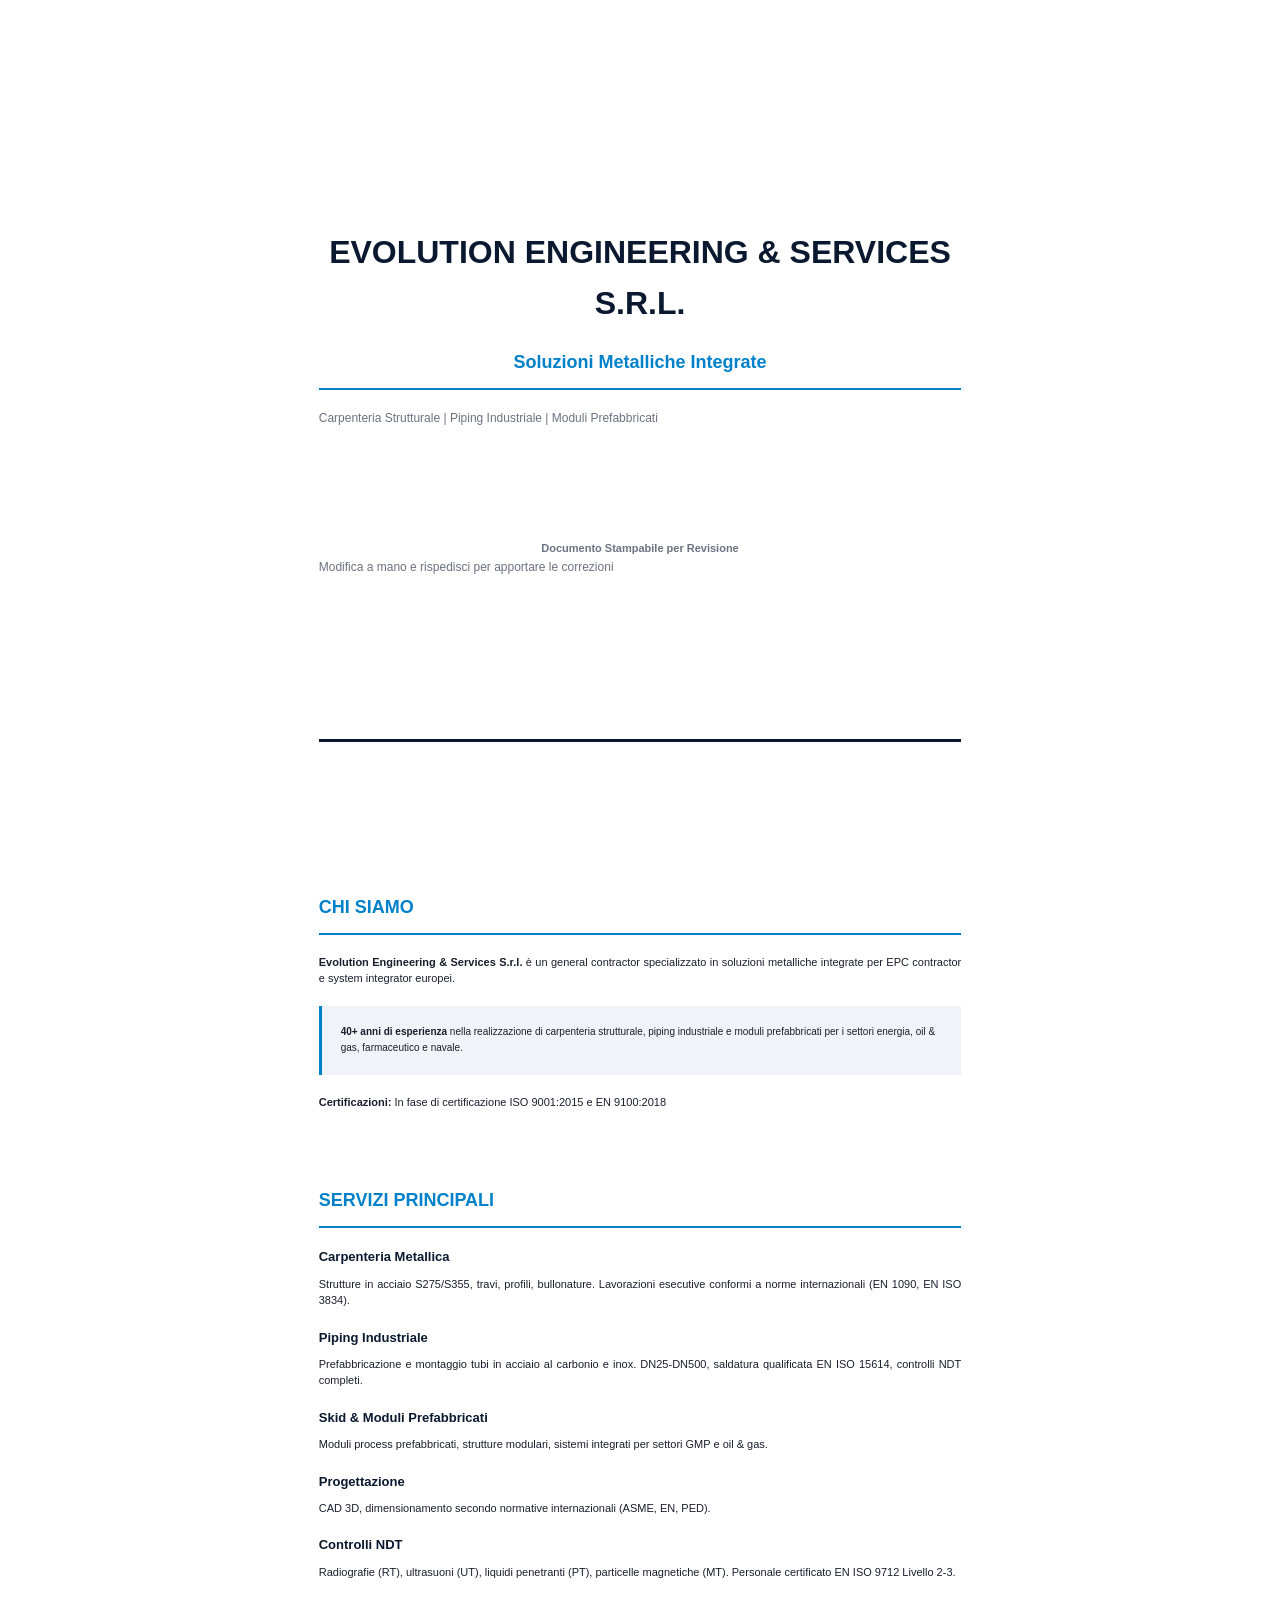
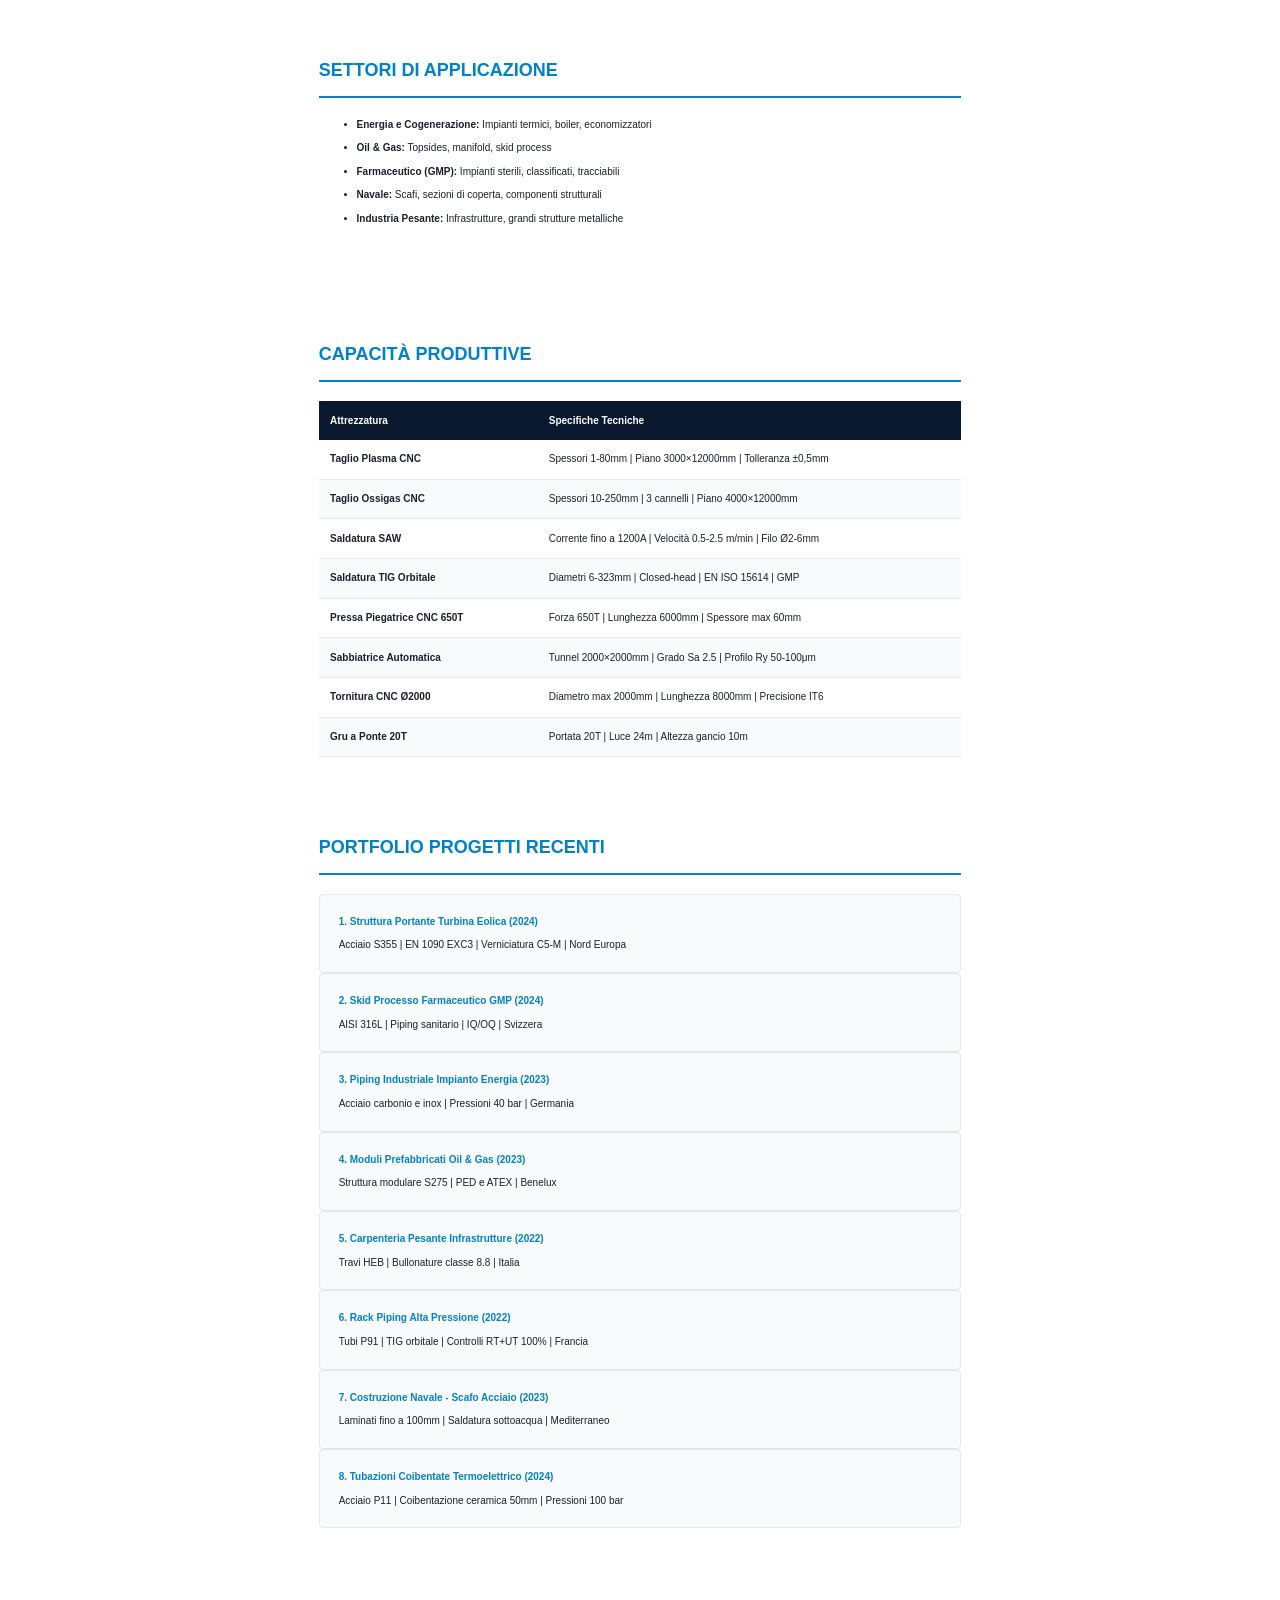
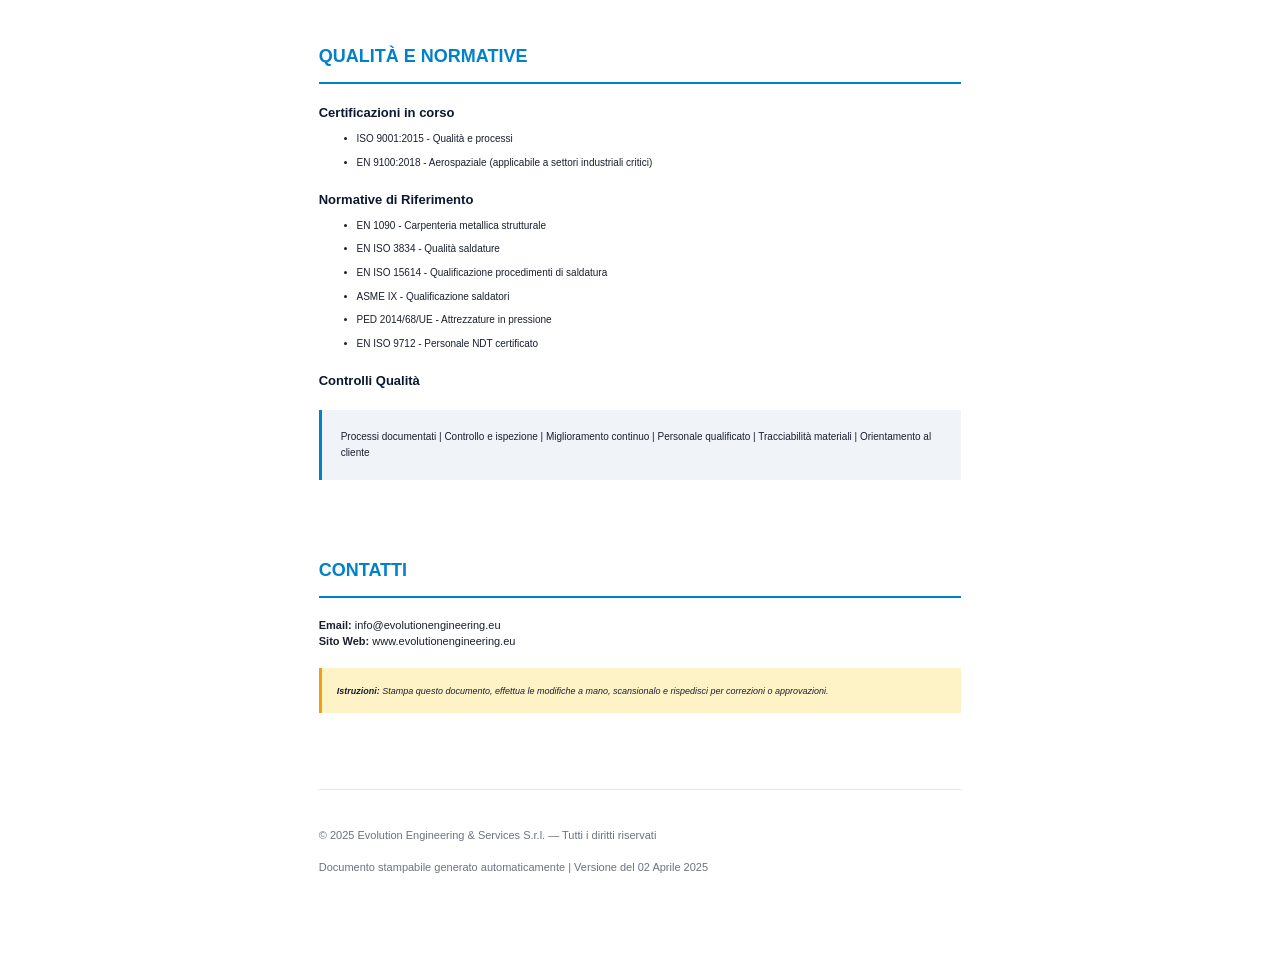
<file: sito_stampabile.html>
<!DOCTYPE html>
<html lang="it">
<head>
  <meta charset="UTF-8">
  <meta name="viewport" content="width=device-width, initial-scale=1.0">
  <title>Evolution Engineering & Services - Versione Stampabile</title>
  <style>
    * {
      margin: 0;
      padding: 0;
      box-sizing: border-box;
    }

    @media print {
      body { margin: 0; padding: 0; }
      .page-break { page-break-after: always; }
      a { color: #0a192f; text-decoration: none; }
    }

    body {
      font-family: 'Segoe UI', Tahoma, Geneva, Verdana, sans-serif;
      line-height: 1.6;
      color: #1a1f2e;
      background: #fff;
      padding: 2cm;
      max-width: 21cm;
      margin: 0 auto;
    }

    /* Copertina */
    .cover {
      text-align: center;
      padding: 4cm 0;
      border-bottom: 3px solid #0a192f;
      margin-bottom: 3cm;
    }

    .cover h1 {
      font-size: 32px;
      color: #0a192f;
      margin-bottom: 0.5cm;
      font-weight: 700;
    }

    .cover h2 {
      font-size: 18px;
      color: #0081c9;
      margin-bottom: 0.5cm;
      font-weight: 600;
    }

    .cover p {
      color: #6b7280;
      font-size: 12px;
      margin-bottom: 0.3cm;
    }

    /* Sezioni */
    .section {
      margin-bottom: 2cm;
      page-break-inside: avoid;
    }

    h2 {
      font-size: 18px;
      color: #0081c9;
      border-bottom: 2px solid #0081c9;
      padding-bottom: 0.3cm;
      margin-bottom: 0.5cm;
      font-weight: 700;
    }

    h3 {
      font-size: 13px;
      color: #0a192f;
      margin-top: 0.5cm;
      margin-bottom: 0.2cm;
      font-weight: 600;
    }

    p {
      margin-bottom: 0.4cm;
      text-align: justify;
      font-size: 11px;
      line-height: 1.5;
    }

    .highlight {
      background: #f0f4f8;
      padding: 0.5cm;
      border-left: 3px solid #0081c9;
      margin: 0.5cm 0;
      font-size: 10px;
    }

    ul, ol {
      margin-left: 1cm;
      margin-bottom: 0.4cm;
      font-size: 10px;
    }

    li {
      margin-bottom: 0.2cm;
    }

    .grid-2 {
      display: grid;
      grid-template-columns: 1fr 1fr;
      gap: 1cm;
      margin: 0.5cm 0;
    }

    .box {
      padding: 0.5cm;
      border: 1px solid #e5e7eb;
      background: #f9fafb;
      font-size: 10px;
      border-radius: 4px;
    }

    .box strong {
      color: #0081c9;
      display: block;
      margin-bottom: 0.2cm;
    }

    table {
      width: 100%;
      border-collapse: collapse;
      margin: 0.5cm 0;
      font-size: 10px;
    }

    th {
      background: #0a192f;
      color: white;
      padding: 0.3cm;
      text-align: left;
      font-weight: 600;
    }

    td {
      padding: 0.3cm;
      border-bottom: 1px solid #e5e7eb;
    }

    tr:nth-child(even) {
      background: #f9fafb;
    }

    .page-break {
      page-break-after: always;
      height: 1cm;
    }

    .footer {
      text-align: center;
      font-size: 9px;
      color: #6b7280;
      margin-top: 2cm;
      padding-top: 1cm;
      border-top: 1px solid #e5e7eb;
      page-break-after: avoid;
    }

    .meta {
      color: #6b7280;
      font-size: 9px;
      margin-top: 0.3cm;
    }

    .note {
      background: #fef3c7;
      padding: 0.4cm;
      border-left: 3px solid #f59e0b;
      margin: 0.5cm 0;
      font-size: 9px;
      font-style: italic;
    }
  </style>
</head>
<body>

<!-- COPERTINA -->
<div class="cover">
  <h1>EVOLUTION ENGINEERING & SERVICES S.R.L.</h1>
  <h2>Soluzioni Metalliche Integrate</h2>
  <p>Carpenteria Strutturale | Piping Industriale | Moduli Prefabbricati</p>
  <div style="margin-top: 3cm; color: #6b7280; font-size: 11px;">
    <strong>Documento Stampabile per Revisione</strong>
    <p>Modifica a mano e rispedisci per apportare le correzioni</p>
  </div>
</div>

<div class="page-break"></div>

<!-- PAGINA 1: CHI SIAMO -->
<div class="section">
  <h2>CHI SIAMO</h2>
  <p>
    <strong>Evolution Engineering & Services S.r.l.</strong> è un general contractor specializzato in soluzioni metalliche integrate per EPC contractor e system integrator europei.
  </p>

  <div class="highlight">
    <strong>40+ anni di esperienza</strong> nella realizzazione di carpenteria strutturale, piping industriale e moduli prefabbricati per i settori energia, oil & gas, farmaceutico e navale.
  </div>

  <p><strong>Certificazioni:</strong> In fase di certificazione ISO 9001:2015 e EN 9100:2018</p>
</div>

<!-- SERVIZI -->
<div class="section">
  <h2>SERVIZI PRINCIPALI</h2>

  <h3>Carpenteria Metallica</h3>
  <p>Strutture in acciaio S275/S355, travi, profili, bullonature. Lavorazioni esecutive conformi a norme internazionali (EN 1090, EN ISO 3834).</p>

  <h3>Piping Industriale</h3>
  <p>Prefabbricazione e montaggio tubi in acciaio al carbonio e inox. DN25-DN500, saldatura qualificata EN ISO 15614, controlli NDT completi.</p>

  <h3>Skid & Moduli Prefabbricati</h3>
  <p>Moduli process prefabbricati, strutture modulari, sistemi integrati per settori GMP e oil & gas.</p>

  <h3>Progettazione</h3>
  <p>CAD 3D, dimensionamento secondo normative internazionali (ASME, EN, PED).</p>

  <h3>Controlli NDT</h3>
  <p>Radiografie (RT), ultrasuoni (UT), liquidi penetranti (PT), particelle magnetiche (MT). Personale certificato EN ISO 9712 Livello 2-3.</p>
</div>

<!-- SETTORI -->
<div class="section">
  <h2>SETTORI DI APPLICAZIONE</h2>
  <ul>
    <li><strong>Energia e Cogenerazione:</strong> Impianti termici, boiler, economizzatori</li>
    <li><strong>Oil & Gas:</strong> Topsides, manifold, skid process</li>
    <li><strong>Farmaceutico (GMP):</strong> Impianti sterili, classificati, tracciabili</li>
    <li><strong>Navale:</strong> Scafi, sezioni di coperta, componenti strutturali</li>
    <li><strong>Industria Pesante:</strong> Infrastrutture, grandi strutture metalliche</li>
  </ul>
</div>

<div class="page-break"></div>

<!-- PAGINA 2: CAPACITÀ PRODUTTIVE -->
<div class="section">
  <h2>CAPACITÀ PRODUTTIVE</h2>

  <table>
    <thead>
      <tr>
        <th>Attrezzatura</th>
        <th>Specifiche Tecniche</th>
      </tr>
    </thead>
    <tbody>
      <tr>
        <td><strong>Taglio Plasma CNC</strong></td>
        <td>Spessori 1-80mm | Piano 3000×12000mm | Tolleranza ±0,5mm</td>
      </tr>
      <tr>
        <td><strong>Taglio Ossigas CNC</strong></td>
        <td>Spessori 10-250mm | 3 cannelli | Piano 4000×12000mm</td>
      </tr>
      <tr>
        <td><strong>Saldatura SAW</strong></td>
        <td>Corrente fino a 1200A | Velocità 0.5-2.5 m/min | Filo Ø2-6mm</td>
      </tr>
      <tr>
        <td><strong>Saldatura TIG Orbitale</strong></td>
        <td>Diametri 6-323mm | Closed-head | EN ISO 15614 | GMP</td>
      </tr>
      <tr>
        <td><strong>Pressa Piegatrice CNC 650T</strong></td>
        <td>Forza 650T | Lunghezza 6000mm | Spessore max 60mm</td>
      </tr>
      <tr>
        <td><strong>Sabbiatrice Automatica</strong></td>
        <td>Tunnel 2000×2000mm | Grado Sa 2.5 | Profilo Ry 50-100μm</td>
      </tr>
      <tr>
        <td><strong>Tornitura CNC Ø2000</strong></td>
        <td>Diametro max 2000mm | Lunghezza 8000mm | Precisione IT6</td>
      </tr>
      <tr>
        <td><strong>Gru a Ponte 20T</strong></td>
        <td>Portata 20T | Luce 24m | Altezza gancio 10m</td>
      </tr>
    </tbody>
  </table>
</div>

<!-- PORTFOLIO PROGETTI -->
<div class="section">
  <h2>PORTFOLIO PROGETTI RECENTI</h2>

  <div class="box">
    <strong>1. Struttura Portante Turbina Eolica (2024)</strong>
    Acciaio S355 | EN 1090 EXC3 | Verniciatura C5-M | Nord Europa
  </div>

  <div class="box">
    <strong>2. Skid Processo Farmaceutico GMP (2024)</strong>
    AISI 316L | Piping sanitario | IQ/OQ | Svizzera
  </div>

  <div class="box">
    <strong>3. Piping Industriale Impianto Energia (2023)</strong>
    Acciaio carbonio e inox | Pressioni 40 bar | Germania
  </div>

  <div class="box">
    <strong>4. Moduli Prefabbricati Oil & Gas (2023)</strong>
    Struttura modulare S275 | PED e ATEX | Benelux
  </div>

  <div class="box">
    <strong>5. Carpenteria Pesante Infrastrutture (2022)</strong>
    Travi HEB | Bullonature classe 8.8 | Italia
  </div>

  <div class="box">
    <strong>6. Rack Piping Alta Pressione (2022)</strong>
    Tubi P91 | TIG orbitale | Controlli RT+UT 100% | Francia
  </div>

  <div class="box">
    <strong>7. Costruzione Navale - Scafo Acciaio (2023)</strong>
    Laminati fino a 100mm | Saldatura sottoacqua | Mediterraneo
  </div>

  <div class="box">
    <strong>8. Tubazioni Coibentate Termoelettrico (2024)</strong>
    Acciaio P11 | Coibentazione ceramica 50mm | Pressioni 100 bar
  </div>
</div>

<div class="page-break"></div>

<!-- PAGINA 3: QUALITÀ E NORMATIVE -->
<div class="section">
  <h2>QUALITÀ E NORMATIVE</h2>

  <h3>Certificazioni in corso</h3>
  <ul>
    <li>ISO 9001:2015 - Qualità e processi</li>
    <li>EN 9100:2018 - Aerospaziale (applicabile a settori industriali critici)</li>
  </ul>

  <h3>Normative di Riferimento</h3>
  <ul>
    <li>EN 1090 - Carpenteria metallica strutturale</li>
    <li>EN ISO 3834 - Qualità saldature</li>
    <li>EN ISO 15614 - Qualificazione procedimenti di saldatura</li>
    <li>ASME IX - Qualificazione saldatori</li>
    <li>PED 2014/68/UE - Attrezzature in pressione</li>
    <li>EN ISO 9712 - Personale NDT certificato</li>
  </ul>

  <h3>Controlli Qualità</h3>
  <div class="highlight">
    Processi documentati | Controllo e ispezione | Miglioramento continuo | Personale qualificato | Tracciabilità materiali | Orientamento al cliente
  </div>
</div>

<!-- CONTATTI -->
<div class="section">
  <h2>CONTATTI</h2>

  <p>
    <strong>Email:</strong> info@evolutionengineering.eu<br>
    <strong>Sito Web:</strong> www.evolutionengineering.eu
  </p>

  <div class="note">
    <strong>Istruzioni:</strong> Stampa questo documento, effettua le modifiche a mano, scansionalo e rispedisci per correzioni o approvazioni.
  </div>
</div>

<div class="footer">
  <p>© 2025 Evolution Engineering & Services S.r.l. — Tutti i diritti riservati</p>
  <p>Documento stampabile generato automaticamente | Versione del 02 Aprile 2025</p>
</div>

</body>
</html>
</file>
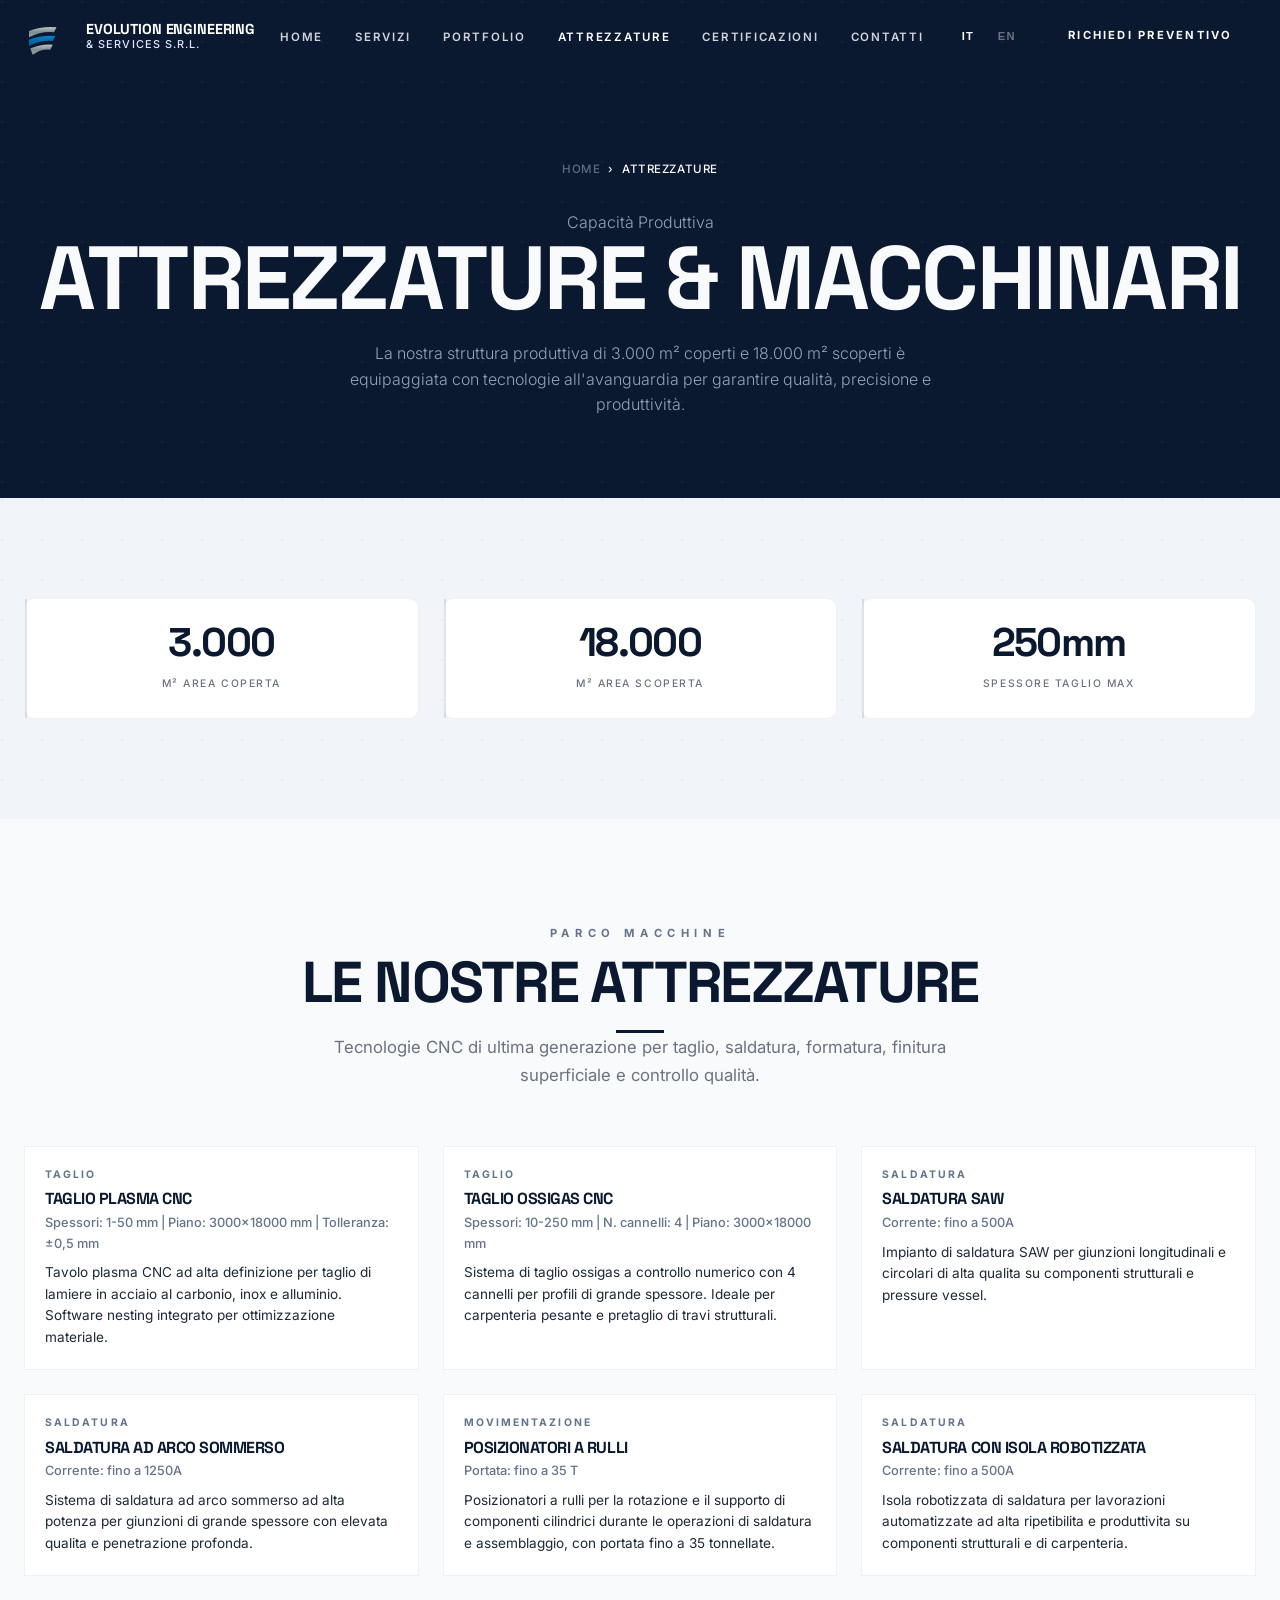
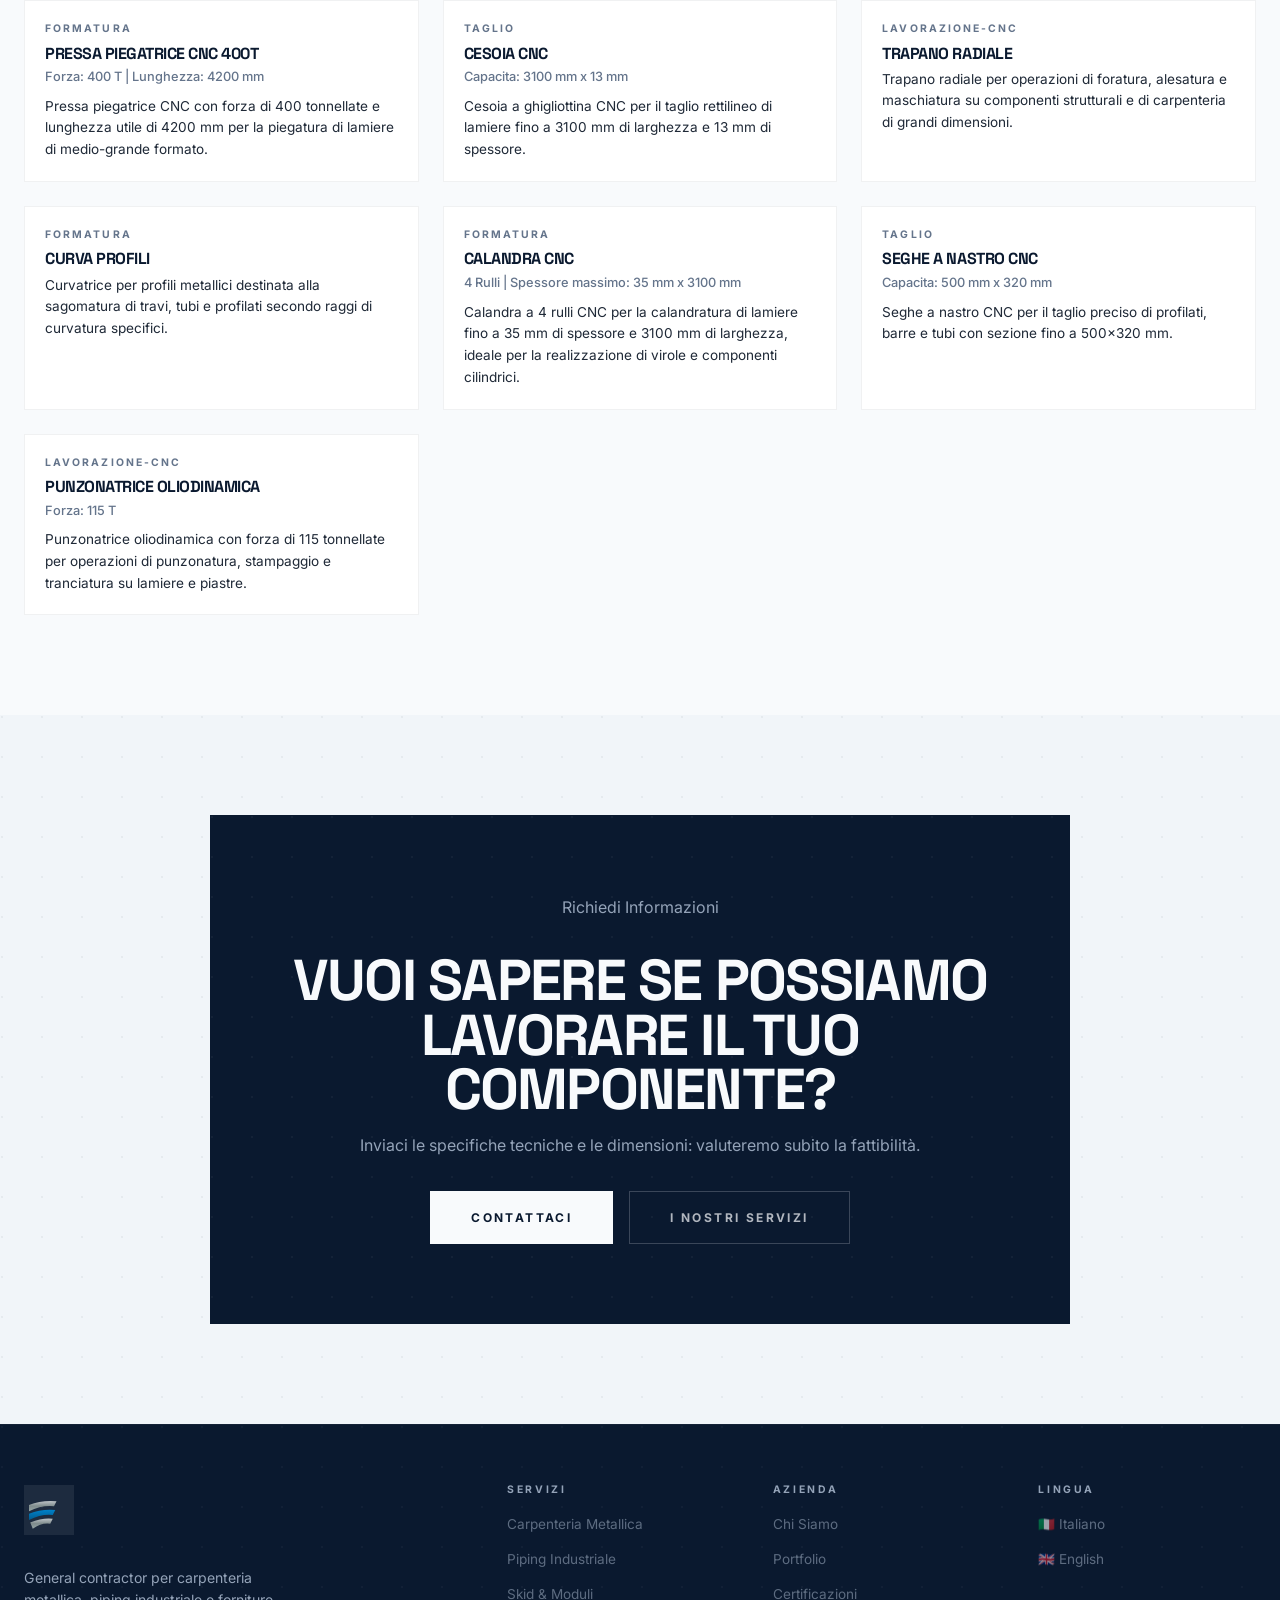
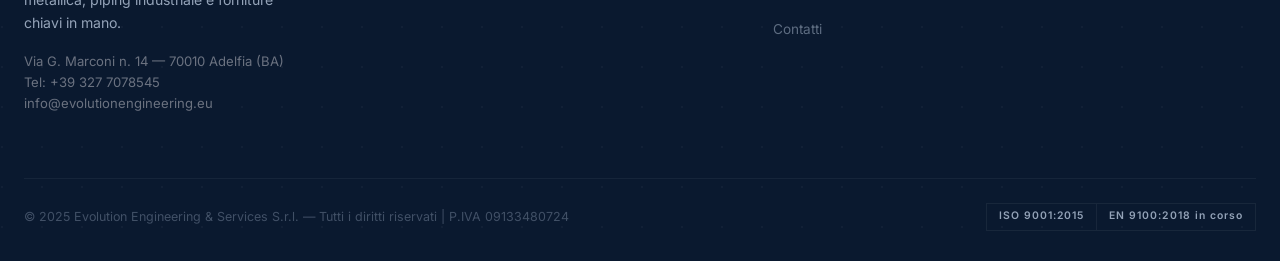
<file: pages/attrezzature.html>
<!DOCTYPE html>
<html lang="it">
<head>
  <meta charset="UTF-8">
  <meta name="viewport" content="width=device-width, initial-scale=1.0">
  <title>Attrezzature & Capacità Produttiva | Evolution Engineering & Services S.r.l.</title>
  <meta name="description" content="Attrezzature e capacità produttiva di Evolution Engineering: taglio plasma CNC, saldatura SAW, calandra 4 rulli, pressa piegatrice, NDT in-house. Officina 3.000 m² coperti + 25.000 m² piazzali.">
  <link rel="canonical" href="https://www.evolutionengineering.eu/pages/attrezzature.html">
  <link rel="icon" type="image/svg+xml" href="../favicon.svg">
  <link rel="stylesheet" href="../css/style.css?v=20260418">

  <meta name="keywords" content="attrezzature carpenteria metallica, taglio plasma CNC, saldatura ad arco sommerso SAW, calandra CNC 4 rulli, officina metalmeccanica Taranto, capacità produttiva officina, NDT controlli non distruttivi">

  <!-- Open Graph -->
  <meta property="og:type"        content="website">
  <meta property="og:url"         content="https://www.evolutionengineering.eu/pages/attrezzature.html">
  <meta property="og:title"       content="Attrezzature & Capacità Produttiva | Evolution Engineering & Services">
  <meta property="og:description" content="Officina 3.000 m² coperti e 25.000 m² piazzali attrezzati. Taglio plasma CNC, saldatura SAW, calandra, pressa piegatrice e NDT in-house.">
  <meta property="og:image"       content="https://www.evolutionengineering.eu/images/hero-bg.png">
  <meta property="og:locale"      content="it_IT">

  <!-- Twitter Card -->
  <meta name="twitter:card"        content="summary_large_image">
  <meta name="twitter:title"       content="Attrezzature & Capacità Produttiva | Evolution Engineering">
  <meta name="twitter:description" content="Officina 3.000 m² coperti. Taglio plasma CNC, SAW, calandra 4 rulli, NDT in-house.">
  <meta name="twitter:image"       content="https://www.evolutionengineering.eu/images/hero-bg.png">

  <!-- Hreflang -->
  <link rel="alternate" hreflang="it" href="https://www.evolutionengineering.eu/pages/attrezzature.html">
  <link rel="alternate" hreflang="en" href="https://www.evolutionengineering.eu/en/pages/equipment.html">

  <script type="application/ld+json">
  {
    "@context": "https://schema.org",
    "@type": "BreadcrumbList",
    "itemListElement": [
    {"@type":"ListItem","position":1,"name":"Home","item":"https://www.evolutionengineering.eu/"},
    {"@type":"ListItem","position":2,"name":"Attrezzature","item":"https://www.evolutionengineering.eu/pages/attrezzature.html"}
    ]
  }
  </script>
</head>
<body>

<!-- NAV -->
<nav class="nav">
  <div class="nav__inner">
    <a href="../index.html" class="nav__logo">
      <svg class="nav__logo-mark" width="50" height="50" viewBox="0 0 200 150" xmlns="http://www.w3.org/2000/svg">
        <defs>
          <linearGradient id="metalGrad-nav-at" x1="0%" y1="0%" x2="0%" y2="100%">
            <stop offset="0%" style="stop-color:#bdc3c7;stop-opacity:1" />
            <stop offset="50%" style="stop-color:#7f8c8d;stop-opacity:1" />
            <stop offset="100%" style="stop-color:#95a5a6;stop-opacity:1" />
          </linearGradient>
          <linearGradient id="blueGrad-nav-at" x1="0%" y1="0%" x2="0%" y2="100%">
            <stop offset="0%" style="stop-color:#0081c9;stop-opacity:1" />
            <stop offset="100%" style="stop-color:#005a8e;stop-opacity:1" />
          </linearGradient>
        </defs>
        <g transform="translate(20, 35)">
          <path d="M0 20 Q 50 0, 110 5 L 100 25 Q 50 20, 0 45 Z" fill="url(#metalGrad-nav-at)" />
          <path d="M0 55 Q 50 35, 105 40 L 95 60 Q 50 55, 0 80 Z" fill="url(#blueGrad-nav-at)" />
          <path d="M5 90 Q 55 70, 95 75 L 85 95 Q 50 90, 15 115 Z" fill="url(#metalGrad-nav-at)" />
        </g>
      </svg>
      <div class="nav__logo-text">
        <strong>Evolution Engineering</strong>
        <span>&amp; Services S.r.l.</span>
      </div>
    </a>
    <ul class="nav__links">
      <li><a href="../index.html">Home</a></li>
      <li><a href="servizi.html">Servizi</a></li>
      <li><a href="portfolio.html">Portfolio</a></li>
      <li><a href="attrezzature.html" class="active">Attrezzature</a></li>
      <li><a href="certificazioni.html">Certificazioni</a></li>
      <li><a href="contatti.html">Contatti</a></li>
    </ul>
    <div class="nav__right">
      <div class="nav__lang">
        <button class="lang-btn active" data-lang="it">IT</button>
        <button class="lang-btn" data-lang="en">EN</button>
      </div>
      <a href="contatti.html" class="btn btn--primary btn--sm">Richiedi Preventivo</a>
    </div>
    <button class="nav__hamburger" aria-label="Apri menu" aria-expanded="false"><span></span><span></span><span></span></button>
  </div>
  <div class="nav__mobile">
    <a href="../index.html">Home</a><a href="servizi.html">Servizi</a><a href="portfolio.html">Portfolio</a>
    <a href="attrezzature.html">Attrezzature</a><a href="certificazioni.html">Certificazioni</a><a href="contatti.html">Contatti</a>
  </div>
</nav>

<!-- PAGE HERO -->
<section class="page-hero">
  <div class="container">
    <nav class="breadcrumb"><a href="../index.html">Home</a><span>›</span><span>Attrezzature</span></nav>
    <p class="page-hero__label">Capacità Produttiva</p>
    <h1>Attrezzature & Macchinari</h1>
    <p>La nostra struttura produttiva di 3.000 m² coperti e 18.000 m² scoperti è equipaggiata con tecnologie all'avanguardia per garantire qualità, precisione e produttività.</p>
  </div>
</section>

<!-- STATS OFFICINA -->
<section class="section section--alt">
  <div class="container">
    <div style="display:grid;grid-template-columns:repeat(3,1fr);gap:1.5rem" class="reveal">
      <div class="stat-card">
        <span class="stat-card__num">3.000</span>
        <span class="stat-card__label">m² area coperta</span>
      </div>
      <div class="stat-card">
        <span class="stat-card__num">18.000</span>
        <span class="stat-card__label">m² area scoperta</span>
      </div>
      <div class="stat-card">
        <span class="stat-card__num">250mm</span>
        <span class="stat-card__label">Spessore taglio max</span>
      </div>
    </div>
  </div>
</section>

<!-- ATTREZZATURE GRID — da equipment.json via JS -->
<section class="section" aria-labelledby="equip-title">
  <div class="container">
    <div class="section__header reveal">
      <p class="section__label">Parco Macchine</p>
      <h2 id="equip-title">Le Nostre Attrezzature</h2>
      <span class="gold-line"></span>
      <p class="section__desc">Tecnologie CNC di ultima generazione per taglio, saldatura, formatura, finitura superficiale e controllo qualità.</p>
    </div>

    <!-- Popolato da main.js via data/equipment.json -->
    <div class="equipment__grid" id="equipment-grid">
      <div style="grid-column:1/-1;text-align:center;padding:3rem;color:var(--text-muted)">
        ⏳ Caricamento attrezzature...
      </div>
    </div>
  </div>
</section>

<!-- CTA -->
<section class="section section--alt">
  <div class="container">
    <div class="cta-banner reveal">
      <p class="section__label">Richiedi Informazioni</p>
      <h2>Vuoi Sapere Se Possiamo Lavorare il Tuo Componente?</h2>
      <p>Inviaci le specifiche tecniche e le dimensioni: valuteremo subito la fattibilità.</p>
      <div class="cta-banner__btns">
        <a href="contatti.html" class="btn btn--primary">Contattaci</a>
        <a href="servizi.html" class="btn btn--outline">I Nostri Servizi</a>
      </div>
    </div>
  </div>
</section>

<!-- FOOTER -->
<footer class="footer">
  <div class="container">
    <div class="footer__grid">
      <div class="footer__brand">
        <a href="../index.html" class="nav__logo" style="margin-bottom:1rem;display:inline-flex">
          <svg class="nav__logo-mark" width="50" height="50" viewBox="0 0 200 150" xmlns="http://www.w3.org/2000/svg">
            <defs>
              <linearGradient id="metalGrad-ft-at" x1="0%" y1="0%" x2="0%" y2="100%">
                <stop offset="0%" style="stop-color:#bdc3c7;stop-opacity:1" />
                <stop offset="50%" style="stop-color:#7f8c8d;stop-opacity:1" />
                <stop offset="100%" style="stop-color:#95a5a6;stop-opacity:1" />
              </linearGradient>
              <linearGradient id="blueGrad-ft-at" x1="0%" y1="0%" x2="0%" y2="100%">
                <stop offset="0%" style="stop-color:#0081c9;stop-opacity:1" />
                <stop offset="100%" style="stop-color:#005a8e;stop-opacity:1" />
              </linearGradient>
            </defs>
            <g transform="translate(20, 35)">
              <path d="M0 20 Q 50 0, 110 5 L 100 25 Q 50 20, 0 45 Z" fill="url(#metalGrad-ft-at)" />
              <path d="M0 55 Q 50 35, 105 40 L 95 60 Q 50 55, 0 80 Z" fill="url(#blueGrad-ft-at)" />
              <path d="M5 90 Q 55 70, 95 75 L 85 95 Q 50 90, 15 115 Z" fill="url(#metalGrad-ft-at)" />
            </g>
          </svg>
        </a>
        <p>General contractor per carpenteria metallica, piping industriale e forniture chiavi in mano.</p>
        <p style="font-size:0.82rem;color:var(--text-muted)">Via G. Marconi n. 14 — 70010 Adelfia (BA)<br>Tel: +39 327 7078545<br>info@evolutionengineering.eu</p>
      </div>
      <div class="footer__col">
        <h4>Servizi</h4>
        <ul>
          <li><a href="servizi.html">Carpenteria Metallica</a></li>
          <li><a href="servizi.html">Piping Industriale</a></li>
          <li><a href="servizi.html">Skid & Moduli</a></li>
        </ul>
      </div>
      <div class="footer__col">
        <h4>Azienda</h4>
        <ul>
          <li><a href="../index.html#about">Chi Siamo</a></li>
          <li><a href="portfolio.html">Portfolio</a></li>
          <li><a href="certificazioni.html">Certificazioni</a></li>
          <li><a href="contatti.html">Contatti</a></li>
        </ul>
      </div>
      <div class="footer__col">
        <h4>Lingua</h4>
        <ul>
          <li><a href="../index.html">🇮🇹 Italiano</a></li>
          <li><a href="../en/index.html">🇬🇧 English</a></li>
        </ul>
      </div>
    </div>
    <div class="footer__bottom">
      <p>© 2025 Evolution Engineering & Services S.r.l. — Tutti i diritti riservati | P.IVA 09133480724</p>
      <div class="footer__certifications">
        <span>ISO 9001:2015</span><span>EN 9100:2018 in corso</span>
      </div>
    </div>
  </div>
</footer>

<script src="../js/main.js?v=20260418" defer></script>
</body>
</html>
</file>
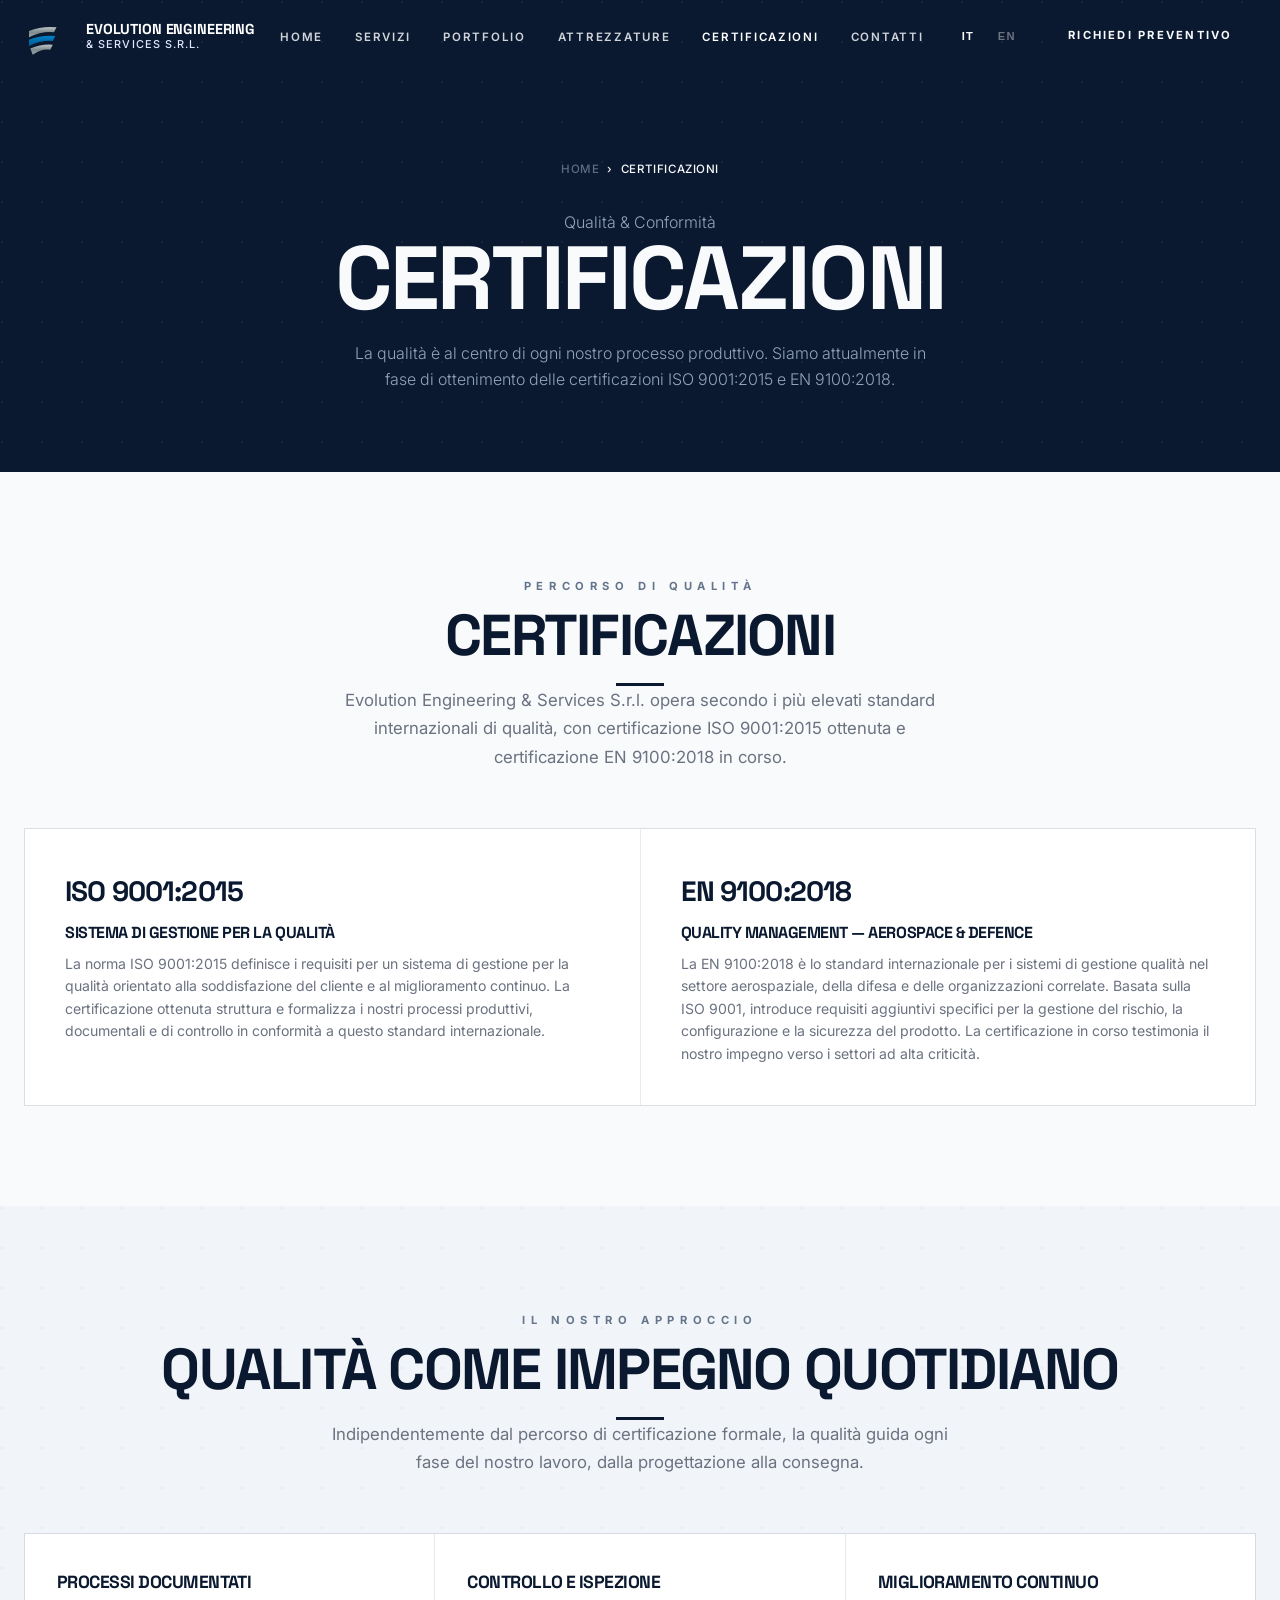
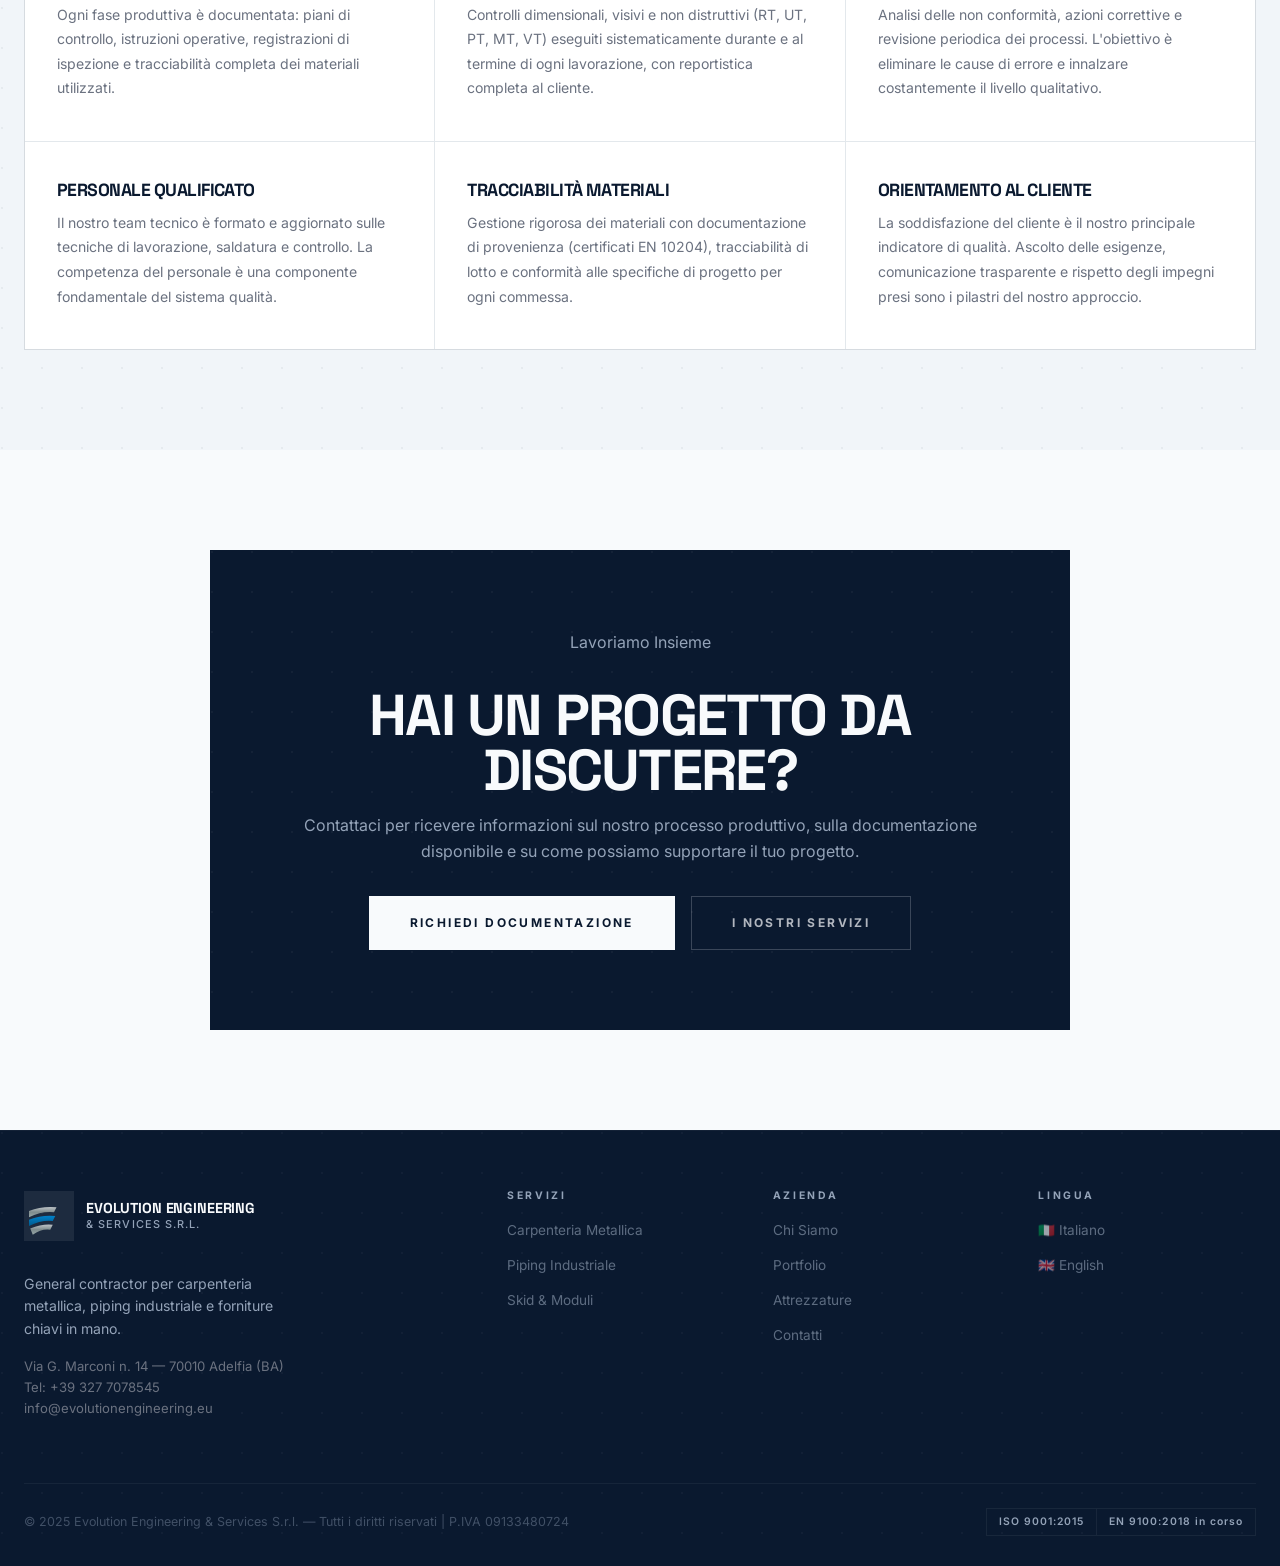
<file: pages/certificazioni.html>
<!DOCTYPE html>
<html lang="it">
<head>
  <meta charset="UTF-8">
  <meta name="viewport" content="width=device-width, initial-scale=1.0">
  <title>Certificazioni & Qualità | Evolution Engineering & Services S.r.l.</title>
  <meta name="description" content="Evolution Engineering & Services S.r.l. è in fase di certificazione ISO 9001:2015 e EN 9100:2018. Qualità e rigore tecnico nella produzione di strutture metalliche e piping industriale.">
  <link rel="canonical" href="https://www.evolutionengineering.eu/pages/certificazioni.html">
  <link rel="icon" type="image/svg+xml" href="../favicon.svg">
  <link rel="stylesheet" href="../css/style.css?v=20260418">

  <meta name="keywords" content="ISO 9001:2015 carpenteria metallica, EN 9100:2018 aerospace, certificazione qualità metalmeccanica, saldatura certificata TIG SAW, controlli non distruttivi NDT, qualità industriale EN 1090">

  <!-- Open Graph -->
  <meta property="og:type"        content="website">
  <meta property="og:url"         content="https://www.evolutionengineering.eu/pages/certificazioni.html">
  <meta property="og:title"       content="Certificazioni & Qualità | Evolution Engineering & Services">
  <meta property="og:description" content="ISO 9001:2015 certificata. EN 9100:2018 in corso. Qualità documentata in ogni fase: saldatura, NDT, tracciabilità materiali.">
  <meta property="og:image"       content="https://www.evolutionengineering.eu/images/hero-bg.png">
  <meta property="og:locale"      content="it_IT">

  <!-- Twitter Card -->
  <meta name="twitter:card"        content="summary_large_image">
  <meta name="twitter:title"       content="Certificazioni & Qualità | Evolution Engineering">
  <meta name="twitter:description" content="ISO 9001:2015 certificata. Qualità documentata in ogni fase produttiva.">
  <meta name="twitter:image"       content="https://www.evolutionengineering.eu/images/hero-bg.png">

  <!-- Hreflang -->
  <link rel="alternate" hreflang="it" href="https://www.evolutionengineering.eu/pages/certificazioni.html">
  <link rel="alternate" hreflang="en" href="https://www.evolutionengineering.eu/en/pages/certifications.html">

  <script type="application/ld+json">
  {
    "@context": "https://schema.org",
    "@type": "BreadcrumbList",
    "itemListElement": [
    {"@type":"ListItem","position":1,"name":"Home","item":"https://www.evolutionengineering.eu/"},
    {"@type":"ListItem","position":2,"name":"Certificazioni","item":"https://www.evolutionengineering.eu/pages/certificazioni.html"}
    ]
  }
  </script>
</head>
<body>

<!-- NAV -->
<nav class="nav">
  <div class="nav__inner">
    <a href="../index.html" class="nav__logo">
      <svg class="nav__logo-mark" width="50" height="50" viewBox="0 0 200 150" xmlns="http://www.w3.org/2000/svg"><defs><linearGradient id="metalGrad-nav-ce" x1="0%" y1="0%" x2="0%" y2="100%"><stop offset="0%" style="stop-color:#bdc3c7;stop-opacity:1" /><stop offset="50%" style="stop-color:#7f8c8d;stop-opacity:1" /><stop offset="100%" style="stop-color:#95a5a6;stop-opacity:1" /></linearGradient><linearGradient id="blueGrad-nav-ce" x1="0%" y1="0%" x2="0%" y2="100%"><stop offset="0%" style="stop-color:#0081c9;stop-opacity:1" /><stop offset="100%" style="stop-color:#005a8e;stop-opacity:1" /></linearGradient></defs><g transform="translate(20, 35)"><path d="M0 20 Q 50 0, 110 5 L 100 25 Q 50 20, 0 45 Z" fill="url(#metalGrad-nav-ce)" /><path d="M0 55 Q 50 35, 105 40 L 95 60 Q 50 55, 0 80 Z" fill="url(#blueGrad-nav-ce)" /><path d="M5 90 Q 55 70, 95 75 L 85 95 Q 50 90, 15 115 Z" fill="url(#metalGrad-nav-ce)" /></g></svg>
      <div class="nav__logo-text"><strong>Evolution Engineering</strong><span>&amp; Services S.r.l.</span></div>
    </a>
    <ul class="nav__links">
      <li><a href="../index.html">Home</a></li>
      <li><a href="servizi.html">Servizi</a></li>
      <li><a href="portfolio.html">Portfolio</a></li>
      <li><a href="attrezzature.html">Attrezzature</a></li>
      <li><a href="certificazioni.html" class="active">Certificazioni</a></li>
      <li><a href="contatti.html">Contatti</a></li>
    </ul>
    <div class="nav__right">
      <div class="nav__lang">
        <button class="lang-btn active" data-lang="it">IT</button>
        <button class="lang-btn" data-lang="en">EN</button>
      </div>
      <a href="contatti.html" class="btn btn--primary btn--sm">Richiedi Preventivo</a>
    </div>
    <button class="nav__hamburger" aria-label="Apri menu" aria-expanded="false"><span></span><span></span><span></span></button>
  </div>
  <div class="nav__mobile">
    <a href="../index.html">Home</a><a href="servizi.html">Servizi</a><a href="portfolio.html">Portfolio</a>
    <a href="attrezzature.html">Attrezzature</a><a href="certificazioni.html">Certificazioni</a><a href="contatti.html">Contatti</a>
  </div>
</nav>

<!-- PAGE HERO -->
<section class="page-hero">
  <div class="container">
    <nav class="breadcrumb"><a href="../index.html">Home</a><span>›</span><span>Certificazioni</span></nav>
    <p class="page-hero__label">Qualità & Conformità</p>
    <h1>Certificazioni</h1>
    <p>La qualità è al centro di ogni nostro processo produttivo. Siamo attualmente in fase di ottenimento delle certificazioni ISO 9001:2015 e EN 9100:2018.</p>
  </div>
</section>

<!-- CERTIFICAZIONI PRINCIPALI -->
<section class="section" aria-labelledby="certs-title">
  <div class="container">
    <div class="section__header reveal">
      <p class="section__label">Percorso di Qualità</p>
      <h2 id="certs-title">Certificazioni</h2>
      <span class="gold-line"></span>
      <p class="section__desc">Evolution Engineering & Services S.r.l. opera secondo i più elevati standard internazionali di qualità, con certificazione ISO 9001:2015 ottenuta e certificazione EN 9100:2018 in corso.</p>
    </div>

    <div class="cert-cards">

      <div class="cert-card reveal delay-1">
        <p class="cert-card__badge">ISO 9001:2015</p>
        <h3 class="cert-card__name">Sistema di Gestione per la Qualità</h3>
        <p class="cert-card__desc">
          La norma ISO 9001:2015 definisce i requisiti per un sistema di gestione per la qualità orientato alla soddisfazione del cliente e al miglioramento continuo. La certificazione ottenuta struttura e formalizza i nostri processi produttivi, documentali e di controllo in conformità a questo standard internazionale.
        </p>
      </div>

      <div class="cert-card reveal delay-2">
        <p class="cert-card__badge">EN 9100:2018</p>
        <h3 class="cert-card__name">Quality Management — Aerospace & Defence</h3>
        <p class="cert-card__desc">
          La EN 9100:2018 è lo standard internazionale per i sistemi di gestione qualità nel settore aerospaziale, della difesa e delle organizzazioni correlate. Basata sulla ISO 9001, introduce requisiti aggiuntivi specifici per la gestione del rischio, la configurazione e la sicurezza del prodotto. La certificazione in corso testimonia il nostro impegno verso i settori ad alta criticità.
        </p>
      </div>

    </div>
  </div>
</section>

<!-- PERCHÉ LA QUALITÀ -->
<section class="section section--alt" aria-labelledby="quality-title">
  <div class="container">
    <div class="section__header reveal">
      <p class="section__label">Il Nostro Approccio</p>
      <h2 id="quality-title">Qualità Come Impegno Quotidiano</h2>
      <span class="gold-line"></span>
      <p class="section__desc">Indipendentemente dal percorso di certificazione formale, la qualità guida ogni fase del nostro lavoro, dalla progettazione alla consegna.</p>
    </div>

    <div style="display:grid;grid-template-columns:repeat(3,1fr);gap:1px;background:var(--border-subtle);border:1px solid var(--border-subtle)">

      <div class="service-card reveal delay-1">
        <h3 class="service-card__title">Processi Documentati</h3>
        <p class="service-card__desc">Ogni fase produttiva è documentata: piani di controllo, istruzioni operative, registrazioni di ispezione e tracciabilità completa dei materiali utilizzati.</p>
      </div>

      <div class="service-card reveal delay-2">
        <h3 class="service-card__title">Controllo e Ispezione</h3>
        <p class="service-card__desc">Controlli dimensionali, visivi e non distruttivi (RT, UT, PT, MT, VT) eseguiti sistematicamente durante e al termine di ogni lavorazione, con reportistica completa al cliente.</p>
      </div>

      <div class="service-card reveal delay-3">
        <h3 class="service-card__title">Miglioramento Continuo</h3>
        <p class="service-card__desc">Analisi delle non conformità, azioni correttive e revisione periodica dei processi. L'obiettivo è eliminare le cause di errore e innalzare costantemente il livello qualitativo.</p>
      </div>

      <div class="service-card reveal delay-1">
        <h3 class="service-card__title">Personale Qualificato</h3>
        <p class="service-card__desc">Il nostro team tecnico è formato e aggiornato sulle tecniche di lavorazione, saldatura e controllo. La competenza del personale è una componente fondamentale del sistema qualità.</p>
      </div>

      <div class="service-card reveal delay-2">
        <h3 class="service-card__title">Tracciabilità Materiali</h3>
        <p class="service-card__desc">Gestione rigorosa dei materiali con documentazione di provenienza (certificati EN 10204), tracciabilità di lotto e conformità alle specifiche di progetto per ogni commessa.</p>
      </div>

      <div class="service-card reveal delay-3">
        <h3 class="service-card__title">Orientamento al Cliente</h3>
        <p class="service-card__desc">La soddisfazione del cliente è il nostro principale indicatore di qualità. Ascolto delle esigenze, comunicazione trasparente e rispetto degli impegni presi sono i pilastri del nostro approccio.</p>
      </div>

    </div>
  </div>
</section>

<!-- CTA -->
<section class="section">
  <div class="container">
    <div class="cta-banner reveal">
      <p class="section__label">Lavoriamo Insieme</p>
      <h2>Hai un Progetto da Discutere?</h2>
      <p>Contattaci per ricevere informazioni sul nostro processo produttivo, sulla documentazione disponibile e su come possiamo supportare il tuo progetto.</p>
      <div class="cta-banner__btns">
        <a href="contatti.html" class="btn btn--primary">Richiedi Documentazione</a>
        <a href="servizi.html" class="btn btn--outline">I Nostri Servizi</a>
      </div>
    </div>
  </div>
</section>

<!-- FOOTER -->
<footer class="footer">
  <div class="container">
    <div class="footer__grid">
      <div class="footer__brand">
        <a href="../index.html" class="nav__logo" style="margin-bottom:1rem;display:inline-flex">
          <svg class="nav__logo-mark" width="50" height="50" viewBox="0 0 200 150" xmlns="http://www.w3.org/2000/svg"><defs><linearGradient id="metalGrad-nav-ce" x1="0%" y1="0%" x2="0%" y2="100%"><stop offset="0%" style="stop-color:#bdc3c7;stop-opacity:1" /><stop offset="50%" style="stop-color:#7f8c8d;stop-opacity:1" /><stop offset="100%" style="stop-color:#95a5a6;stop-opacity:1" /></linearGradient><linearGradient id="blueGrad-nav-ce" x1="0%" y1="0%" x2="0%" y2="100%"><stop offset="0%" style="stop-color:#0081c9;stop-opacity:1" /><stop offset="100%" style="stop-color:#005a8e;stop-opacity:1" /></linearGradient></defs><g transform="translate(20, 35)"><path d="M0 20 Q 50 0, 110 5 L 100 25 Q 50 20, 0 45 Z" fill="url(#metalGrad-nav-ce)" /><path d="M0 55 Q 50 35, 105 40 L 95 60 Q 50 55, 0 80 Z" fill="url(#blueGrad-nav-ce)" /><path d="M5 90 Q 55 70, 95 75 L 85 95 Q 50 90, 15 115 Z" fill="url(#metalGrad-nav-ce)" /></g></svg>
          <div class="nav__logo-text"><strong>Evolution Engineering</strong><span>&amp; Services S.r.l.</span></div>
        </a>
        <p>General contractor per carpenteria metallica, piping industriale e forniture chiavi in mano.</p>
        <p style="font-size:0.82rem;color:var(--text-muted)">Via G. Marconi n. 14 — 70010 Adelfia (BA)<br>Tel: +39 327 7078545<br>info@evolutionengineering.eu</p>
      </div>
      <div class="footer__col">
        <h4>Servizi</h4>
        <ul>
          <li><a href="servizi.html">Carpenteria Metallica</a></li>
          <li><a href="servizi.html">Piping Industriale</a></li>
          <li><a href="servizi.html">Skid & Moduli</a></li>
        </ul>
      </div>
      <div class="footer__col">
        <h4>Azienda</h4>
        <ul>
          <li><a href="../index.html#about">Chi Siamo</a></li>
          <li><a href="portfolio.html">Portfolio</a></li>
          <li><a href="attrezzature.html">Attrezzature</a></li>
          <li><a href="contatti.html">Contatti</a></li>
        </ul>
      </div>
      <div class="footer__col">
        <h4>Lingua</h4>
        <ul>
          <li><a href="../index.html">🇮🇹 Italiano</a></li>
          <li><a href="../en/index.html">🇬🇧 English</a></li>
        </ul>
      </div>
    </div>
    <div class="footer__bottom">
      <p>© 2025 Evolution Engineering & Services S.r.l. — Tutti i diritti riservati | P.IVA 09133480724</p>
      <div class="footer__certifications">
        <span>ISO 9001:2015</span><span>EN 9100:2018 in corso</span>
      </div>
    </div>
  </div>
</footer>

<script src="../js/main.js?v=20260418" defer></script>
</body>
</html>
</file>
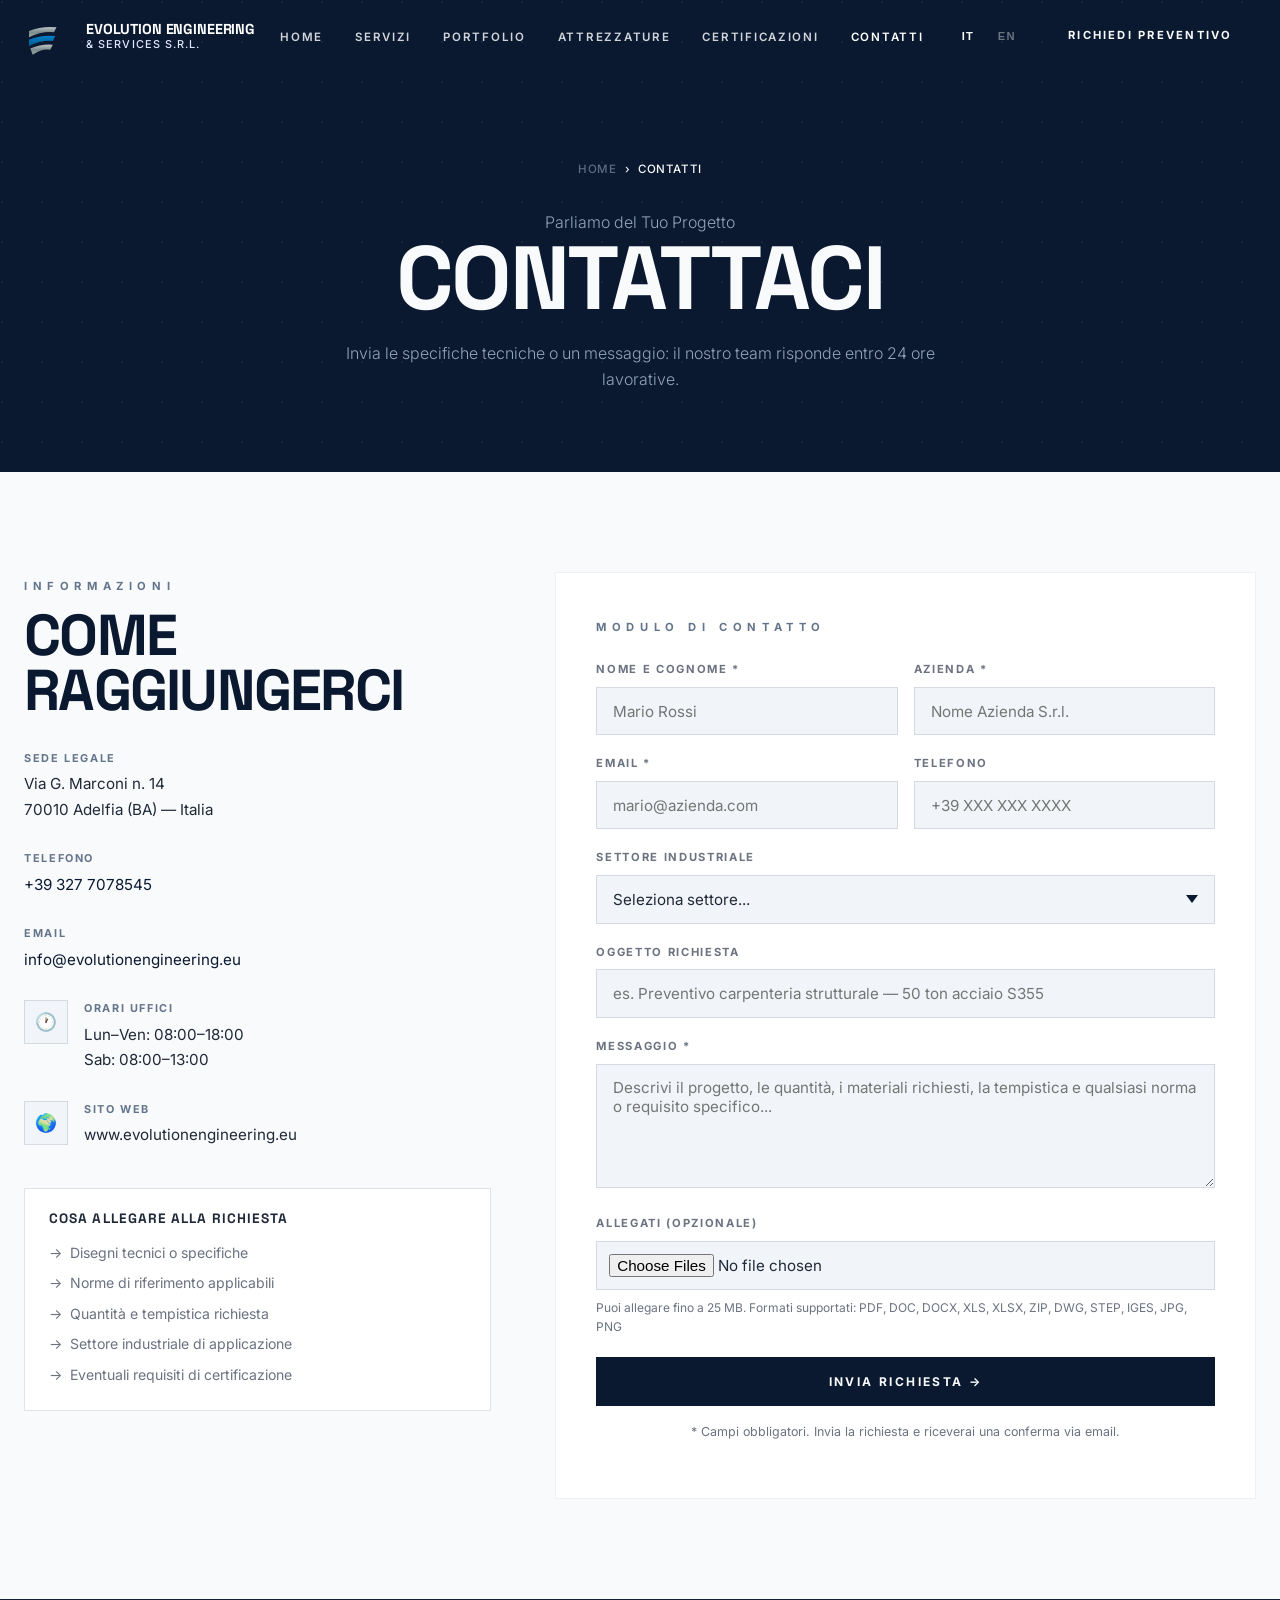
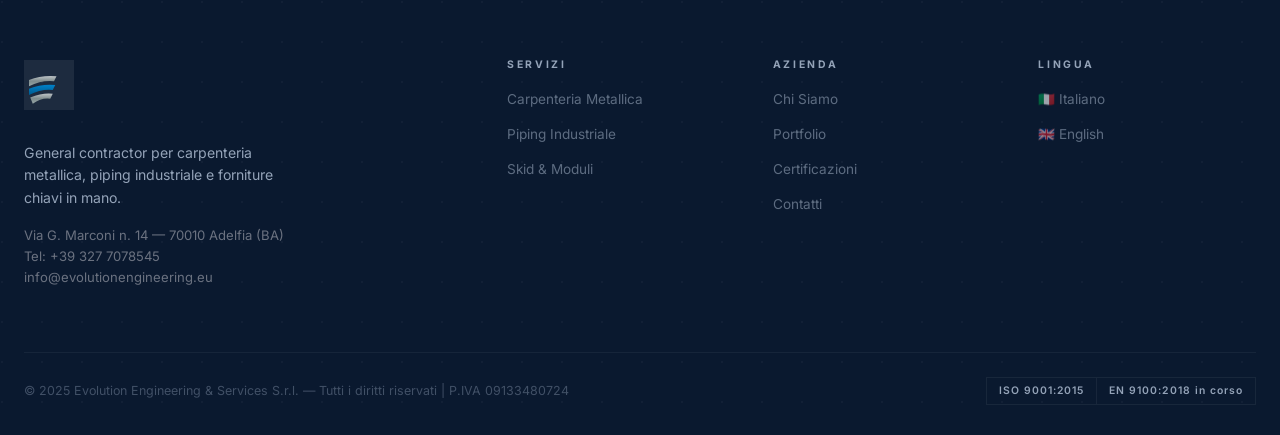
<file: pages/contatti.html>
<!DOCTYPE html>
<html lang="it">
<head>
  <meta charset="UTF-8">
  <meta name="viewport" content="width=device-width, initial-scale=1.0">
  <title>Contatti | Evolution Engineering & Services S.r.l.</title>
  <meta name="description" content="Contatta Evolution Engineering & Services S.r.l. per preventivi di carpenteria metallica, piping industriale e skid prefabbricati.">
  <link rel="canonical" href="https://www.evolutionengineering.eu/pages/contatti.html">
  <link rel="icon" type="image/svg+xml" href="../favicon.svg">
  <link rel="stylesheet" href="../css/style.css?v=20260418">

  <meta name="keywords" content="contatti carpenteria metallica, preventivo strutture metalliche, richiesta offerta piping industriale, fornitore metalmeccanico Puglia, officina Taranto, Evolution Engineering contatti">

  <!-- Open Graph -->
  <meta property="og:type"        content="website">
  <meta property="og:url"         content="https://www.evolutionengineering.eu/pages/contatti.html">
  <meta property="og:title"       content="Contatti | Evolution Engineering & Services">
  <meta property="og:description" content="Richiedi un preventivo per carpenteria metallica, piping industriale o settore navale. Risposta entro 24 ore lavorative.">
  <meta property="og:image"       content="https://www.evolutionengineering.eu/images/hero-bg.png">
  <meta property="og:locale"      content="it_IT">

  <!-- Twitter Card -->
  <meta name="twitter:card"        content="summary_large_image">
  <meta name="twitter:title"       content="Contatti | Evolution Engineering & Services">
  <meta name="twitter:description" content="Richiedi un preventivo per carpenteria o piping industriale. Risposta entro 24 ore.">
  <meta name="twitter:image"       content="https://www.evolutionengineering.eu/images/hero-bg.png">

  <!-- Hreflang -->
  <link rel="alternate" hreflang="it" href="https://www.evolutionengineering.eu/pages/contatti.html">
  <link rel="alternate" hreflang="en" href="https://www.evolutionengineering.eu/en/pages/contacts.html">

  <script type="application/ld+json">
  {
    "@context": "https://schema.org",
    "@type": "BreadcrumbList",
    "itemListElement": [
    {"@type":"ListItem","position":1,"name":"Home","item":"https://www.evolutionengineering.eu/"},
    {"@type":"ListItem","position":2,"name":"Contatti","item":"https://www.evolutionengineering.eu/pages/contatti.html"}
    ]
  }
  </script>
</head>
<body>

<!-- NAV -->
<nav class="nav">
  <div class="nav__inner">
    <a href="../index.html" class="nav__logo">
      <svg class="nav__logo-mark" width="50" height="50" viewBox="0 0 200 150" xmlns="http://www.w3.org/2000/svg">
        <defs>
          <linearGradient id="metalGrad-nav-co" x1="0%" y1="0%" x2="0%" y2="100%">
            <stop offset="0%" style="stop-color:#bdc3c7;stop-opacity:1" />
            <stop offset="50%" style="stop-color:#7f8c8d;stop-opacity:1" />
            <stop offset="100%" style="stop-color:#95a5a6;stop-opacity:1" />
          </linearGradient>
          <linearGradient id="blueGrad-nav-co" x1="0%" y1="0%" x2="0%" y2="100%">
            <stop offset="0%" style="stop-color:#0081c9;stop-opacity:1" />
            <stop offset="100%" style="stop-color:#005a8e;stop-opacity:1" />
          </linearGradient>
        </defs>
        <g transform="translate(20, 35)">
          <path d="M0 20 Q 50 0, 110 5 L 100 25 Q 50 20, 0 45 Z" fill="url(#metalGrad-nav-co)" />
          <path d="M0 55 Q 50 35, 105 40 L 95 60 Q 50 55, 0 80 Z" fill="url(#blueGrad-nav-co)" />
          <path d="M5 90 Q 55 70, 95 75 L 85 95 Q 50 90, 15 115 Z" fill="url(#metalGrad-nav-co)" />
        </g>
      </svg>
      <div class="nav__logo-text"><strong>Evolution Engineering</strong><span>&amp; Services S.r.l.</span></div>
    </a>
    <ul class="nav__links">
      <li><a href="../index.html">Home</a></li>
      <li><a href="servizi.html">Servizi</a></li>
      <li><a href="portfolio.html">Portfolio</a></li>
      <li><a href="attrezzature.html">Attrezzature</a></li>
      <li><a href="certificazioni.html">Certificazioni</a></li>
      <li><a href="contatti.html" class="active">Contatti</a></li>
    </ul>
    <div class="nav__right">
      <div class="nav__lang">
        <button class="lang-btn active" data-lang="it">IT</button>
        <button class="lang-btn" data-lang="en">EN</button>
      </div>
      <a href="contatti.html" class="btn btn--primary btn--sm">Richiedi Preventivo</a>
    </div>
    <button class="nav__hamburger" aria-label="Apri menu" aria-expanded="false"><span></span><span></span><span></span></button>
  </div>
  <div class="nav__mobile">
    <a href="../index.html">Home</a><a href="servizi.html">Servizi</a><a href="portfolio.html">Portfolio</a>
    <a href="attrezzature.html">Attrezzature</a><a href="certificazioni.html">Certificazioni</a><a href="contatti.html">Contatti</a>
  </div>
</nav>

<!-- PAGE HERO -->
<section class="page-hero">
  <div class="container">
    <nav class="breadcrumb"><a href="../index.html">Home</a><span>›</span><span>Contatti</span></nav>
    <p class="page-hero__label">Parliamo del Tuo Progetto</p>
    <h1>Contattaci</h1>
    <p>Invia le specifiche tecniche o un messaggio: il nostro team risponde entro 24 ore lavorative.</p>
  </div>
</section>

<!-- CONTATTI -->
<section class="section">
  <div class="container">
    <div class="contact__grid">

      <!-- Info aziendali -->
      <div class="reveal-left">
        <p class="section__label">Informazioni</p>
        <h2 style="margin-bottom:2rem">Come Raggiungerci</h2>

        <div class="contact__info-item">
          <div class="contact__info-text">
            <strong>Sede Legale</strong>
            <span>Via G. Marconi n. 14<br>70010 Adelfia (BA) — Italia</span>
          </div>
        </div>

        <div class="contact__info-item">
          <div class="contact__info-text">
            <strong>Telefono</strong>
            <span><a href="tel:+393277078545">+39 327 7078545</a></span>
          </div>
        </div>

        <div class="contact__info-item">
          <div class="contact__info-text">
            <strong>Email</strong>
            <span><a href="mailto:info@evolutionengineering.eu">info@evolutionengineering.eu</a></span>
          </div>
        </div>

        <div class="contact__info-item">
          <div class="contact__info-icon">🕐</div>
          <div class="contact__info-text">
            <strong>Orari Uffici</strong>
            <span>Lun–Ven: 08:00–18:00<br>Sab: 08:00–13:00</span>
          </div>
        </div>

        <div class="contact__info-item">
          <div class="contact__info-icon">🌍</div>
          <div class="contact__info-text">
            <strong>Sito Web</strong>
            <span>www.evolutionengineering.eu</span>
          </div>
        </div>

        <!-- Cosa allegare -->
        <div style="margin-top:2.5rem;background:var(--bg-card);border:1px solid var(--border);border-radius:var(--radius-lg);padding:1.5rem">
          <h4 style="margin-bottom:1rem;color:var(--gold);font-size:0.85rem;letter-spacing:0.08em;text-transform:uppercase">Cosa allegare alla richiesta</h4>
          <ul style="display:grid;gap:0.5rem">
            <li style="display:flex;align-items:center;gap:0.5rem;font-size:0.88rem;color:var(--text-muted)"><span style="color:var(--gold)">→</span> Disegni tecnici o specifiche</li>
            <li style="display:flex;align-items:center;gap:0.5rem;font-size:0.88rem;color:var(--text-muted)"><span style="color:var(--gold)">→</span> Norme di riferimento applicabili</li>
            <li style="display:flex;align-items:center;gap:0.5rem;font-size:0.88rem;color:var(--text-muted)"><span style="color:var(--gold)">→</span> Quantità e tempistica richiesta</li>
            <li style="display:flex;align-items:center;gap:0.5rem;font-size:0.88rem;color:var(--text-muted)"><span style="color:var(--gold)">→</span> Settore industriale di applicazione</li>
            <li style="display:flex;align-items:center;gap:0.5rem;font-size:0.88rem;color:var(--text-muted)"><span style="color:var(--gold)">→</span> Eventuali requisiti di certificazione</li>
          </ul>
        </div>
      </div>

      <!-- Form -->
      <div class="reveal-right">
        <form
          class="form"
          id="contact-form"
          method="POST"
          aria-label="Modulo di contatto"
        >
          <p class="section__label" style="margin-bottom:1.5rem">Modulo di Contatto</p>

          <div class="form__row">
            <div class="form__group">
              <label class="form__label" for="nome">Nome e Cognome *</label>
              <input class="form__input" type="text" id="nome" name="Nome" required placeholder="Mario Rossi">
            </div>
            <div class="form__group">
              <label class="form__label" for="azienda">Azienda *</label>
              <input class="form__input" type="text" id="azienda" name="Azienda" required placeholder="Nome Azienda S.r.l.">
            </div>
          </div>

          <div class="form__row">
            <div class="form__group">
              <label class="form__label" for="email">Email *</label>
              <input class="form__input" type="email" id="email" name="Email" required placeholder="mario@azienda.com">
            </div>
            <div class="form__group">
              <label class="form__label" for="telefono">Telefono</label>
              <input class="form__input" type="tel" id="telefono" name="Telefono" placeholder="+39 XXX XXX XXXX">
            </div>
          </div>

          <div class="form__group">
            <label class="form__label" for="settore">Settore Industriale</label>
            <select class="form__select" id="settore" name="Settore">
              <option value="" disabled selected>Seleziona settore...</option>
              <option value="energia">Energia / Power Generation</option>
              <option value="eolico">Eolico / Wind Power</option>
              <option value="oil-gas">Oil & Gas</option>
              <option value="farmaceutico">Farmaceutico / GMP</option>
              <option value="chimico">Chimico / Petrolchimico</option>
              <option value="impiantistica">Impiantistica Industriale</option>
              <option value="aerospace">Aerospace / Difesa</option>
              <option value="infrastrutture">Infrastrutture</option>
              <option value="altro">Altro</option>
            </select>
          </div>

          <div class="form__group">
            <label class="form__label" for="oggetto">Oggetto Richiesta</label>
            <input class="form__input" type="text" id="oggetto" name="Oggetto" placeholder="es. Preventivo carpenteria strutturale — 50 ton acciaio S355">
          </div>

          <div class="form__group">
            <label class="form__label" for="messaggio">Messaggio *</label>
            <textarea
              class="form__textarea"
              id="messaggio"
              name="Messaggio"
              required
              rows="5"
              placeholder="Descrivi il progetto, le quantità, i materiali richiesti, la tempistica e qualsiasi norma o requisito specifico..."
            ></textarea>
          </div>

          <div class="form__group">
            <label class="form__label" for="allegati">Allegati (opzionale)</label>
            <input
              class="form__input"
              type="file"
              id="allegati"
              name="allegati[]"
              multiple
              accept=".pdf,.doc,.docx,.xls,.xlsx,.zip,.dwg,.step,.iges,.jpg,.jpeg,.png"
              style="padding: 0.75rem; cursor: pointer;"
            >
            <p style="font-size:0.75rem;color:var(--text-muted);margin-top:0.5rem">
              Puoi allegare fino a 25 MB. Formati supportati: PDF, DOC, DOCX, XLS, XLSX, ZIP, DWG, STEP, IGES, JPG, PNG
            </p>
          </div>

          <div id="form-message" style="display:none;margin:1rem 0;padding:1rem;border-radius:var(--radius-md);font-size:0.9rem"></div>

          <button type="submit" class="btn btn--primary" style="width:100%;justify-content:center" id="submit-btn">
            Invia Richiesta →
          </button>

          <p style="font-size:0.78rem;color:var(--text-muted);margin-top:1rem;text-align:center">
            * Campi obbligatori. Invia la richiesta e riceverai una conferma via email.
          </p>
        </form>
      </div>

    </div>
  </div>
</section>

<!-- FOOTER -->
<footer class="footer">
  <div class="container">
    <div class="footer__grid">
      <div class="footer__brand">
        <a href="../index.html" class="nav__logo" style="margin-bottom:1rem;display:inline-flex">
          <svg class="nav__logo-mark" width="50" height="50" viewBox="0 0 200 150" xmlns="http://www.w3.org/2000/svg">
            <defs>
              <linearGradient id="metalGrad-ft-co" x1="0%" y1="0%" x2="0%" y2="100%">
                <stop offset="0%" style="stop-color:#bdc3c7;stop-opacity:1" />
                <stop offset="50%" style="stop-color:#7f8c8d;stop-opacity:1" />
                <stop offset="100%" style="stop-color:#95a5a6;stop-opacity:1" />
              </linearGradient>
              <linearGradient id="blueGrad-ft-co" x1="0%" y1="0%" x2="0%" y2="100%">
                <stop offset="0%" style="stop-color:#0081c9;stop-opacity:1" />
                <stop offset="100%" style="stop-color:#005a8e;stop-opacity:1" />
              </linearGradient>
            </defs>
            <g transform="translate(20, 35)">
              <path d="M0 20 Q 50 0, 110 5 L 100 25 Q 50 20, 0 45 Z" fill="url(#metalGrad-ft-co)" />
              <path d="M0 55 Q 50 35, 105 40 L 95 60 Q 50 55, 0 80 Z" fill="url(#blueGrad-ft-co)" />
              <path d="M5 90 Q 55 70, 95 75 L 85 95 Q 50 90, 15 115 Z" fill="url(#metalGrad-ft-co)" />
            </g>
          </svg>
        </a>
        <p>General contractor per carpenteria metallica, piping industriale e forniture chiavi in mano.</p>
        <p style="font-size:0.82rem;color:var(--text-muted)">Via G. Marconi n. 14 — 70010 Adelfia (BA)<br>Tel: +39 327 7078545<br>info@evolutionengineering.eu</p>
      </div>
      <div class="footer__col">
        <h4>Servizi</h4>
        <ul>
          <li><a href="servizi.html">Carpenteria Metallica</a></li>
          <li><a href="servizi.html">Piping Industriale</a></li>
          <li><a href="servizi.html">Skid & Moduli</a></li>
        </ul>
      </div>
      <div class="footer__col">
        <h4>Azienda</h4>
        <ul>
          <li><a href="../index.html#about">Chi Siamo</a></li>
          <li><a href="portfolio.html">Portfolio</a></li>
          <li><a href="certificazioni.html">Certificazioni</a></li>
          <li><a href="contatti.html">Contatti</a></li>
        </ul>
      </div>
      <div class="footer__col">
        <h4>Lingua</h4>
        <ul>
          <li><a href="../index.html">🇮🇹 Italiano</a></li>
          <li><a href="../en/index.html">🇬🇧 English</a></li>
        </ul>
      </div>
    </div>
    <div class="footer__bottom">
      <p>© 2025 Evolution Engineering & Services S.r.l. — Tutti i diritti riservati | P.IVA 09133480724</p>
      <div class="footer__certifications">
        <span>ISO 9001:2015</span><span>EN 9100:2018 in corso</span>
      </div>
    </div>
  </div>
</footer>

<script src="../js/main.js?v=20260418" defer></script>
</body>
</html>
</file>
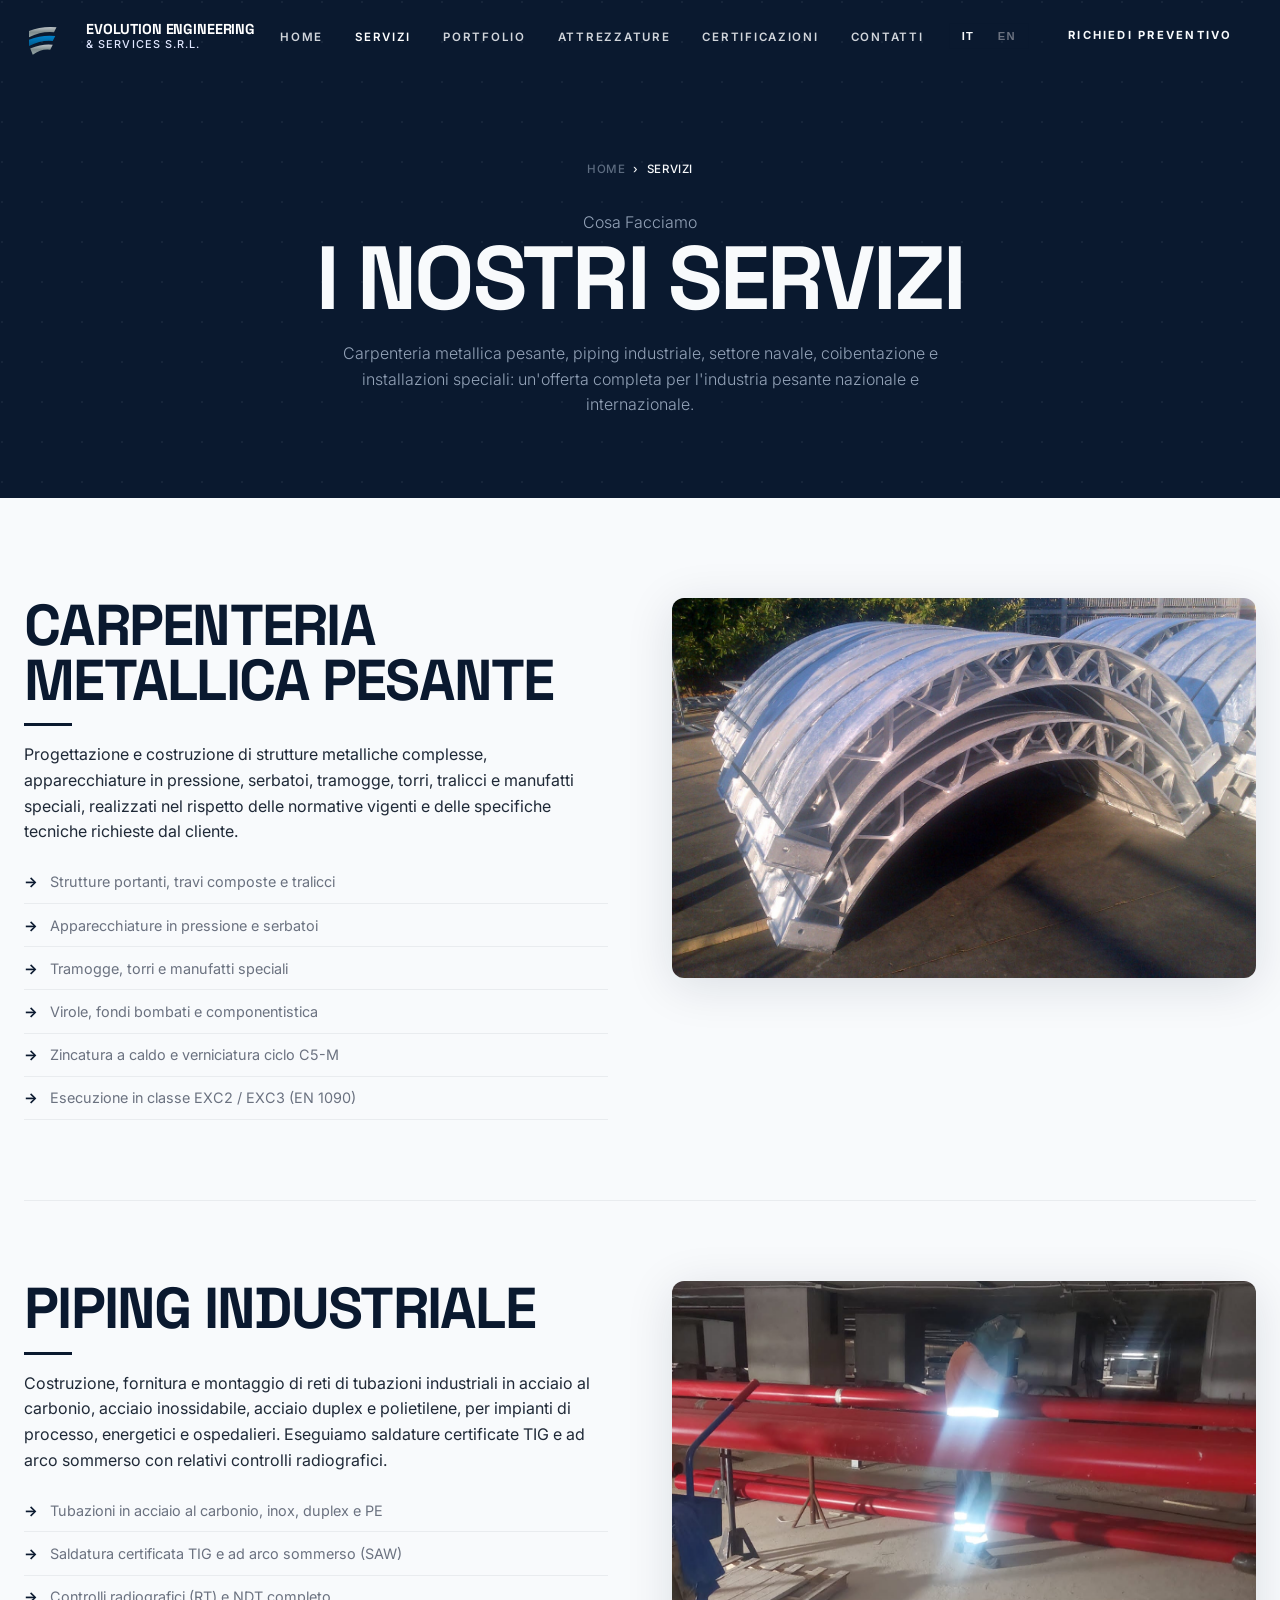
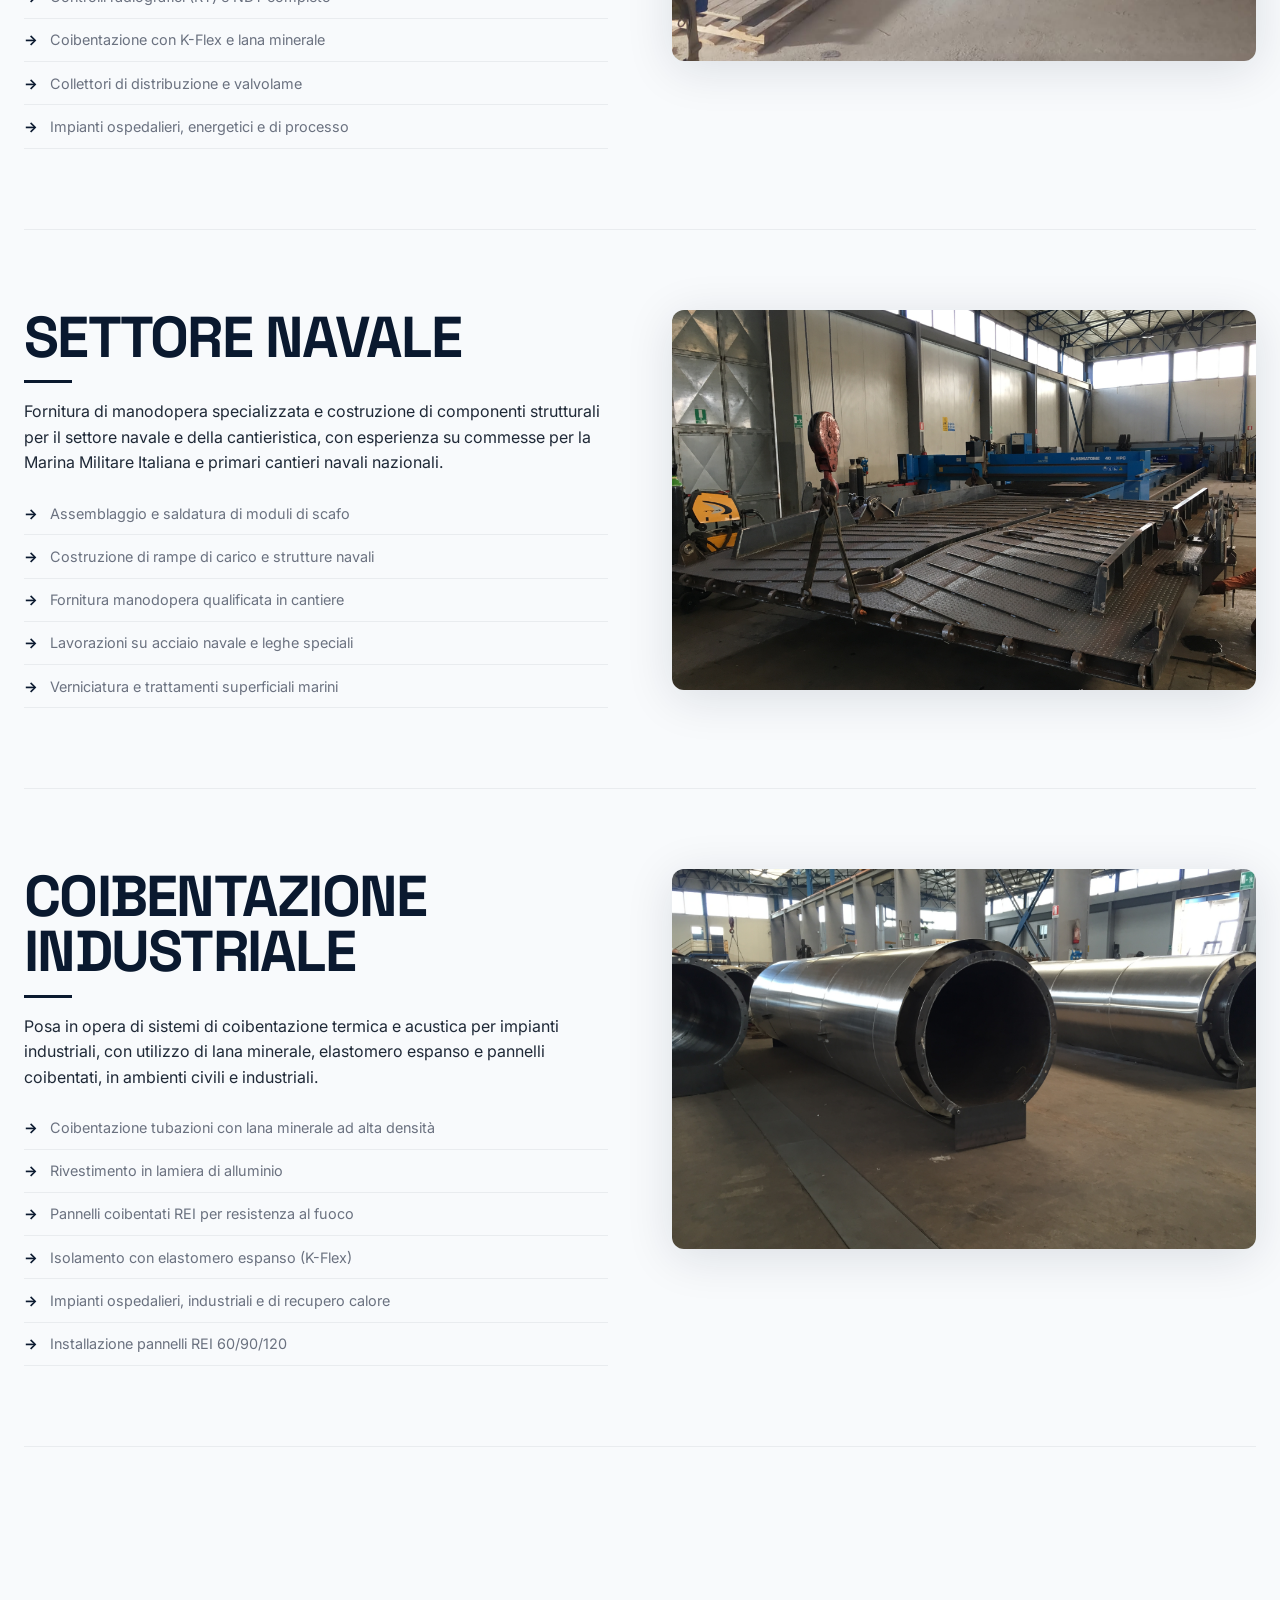
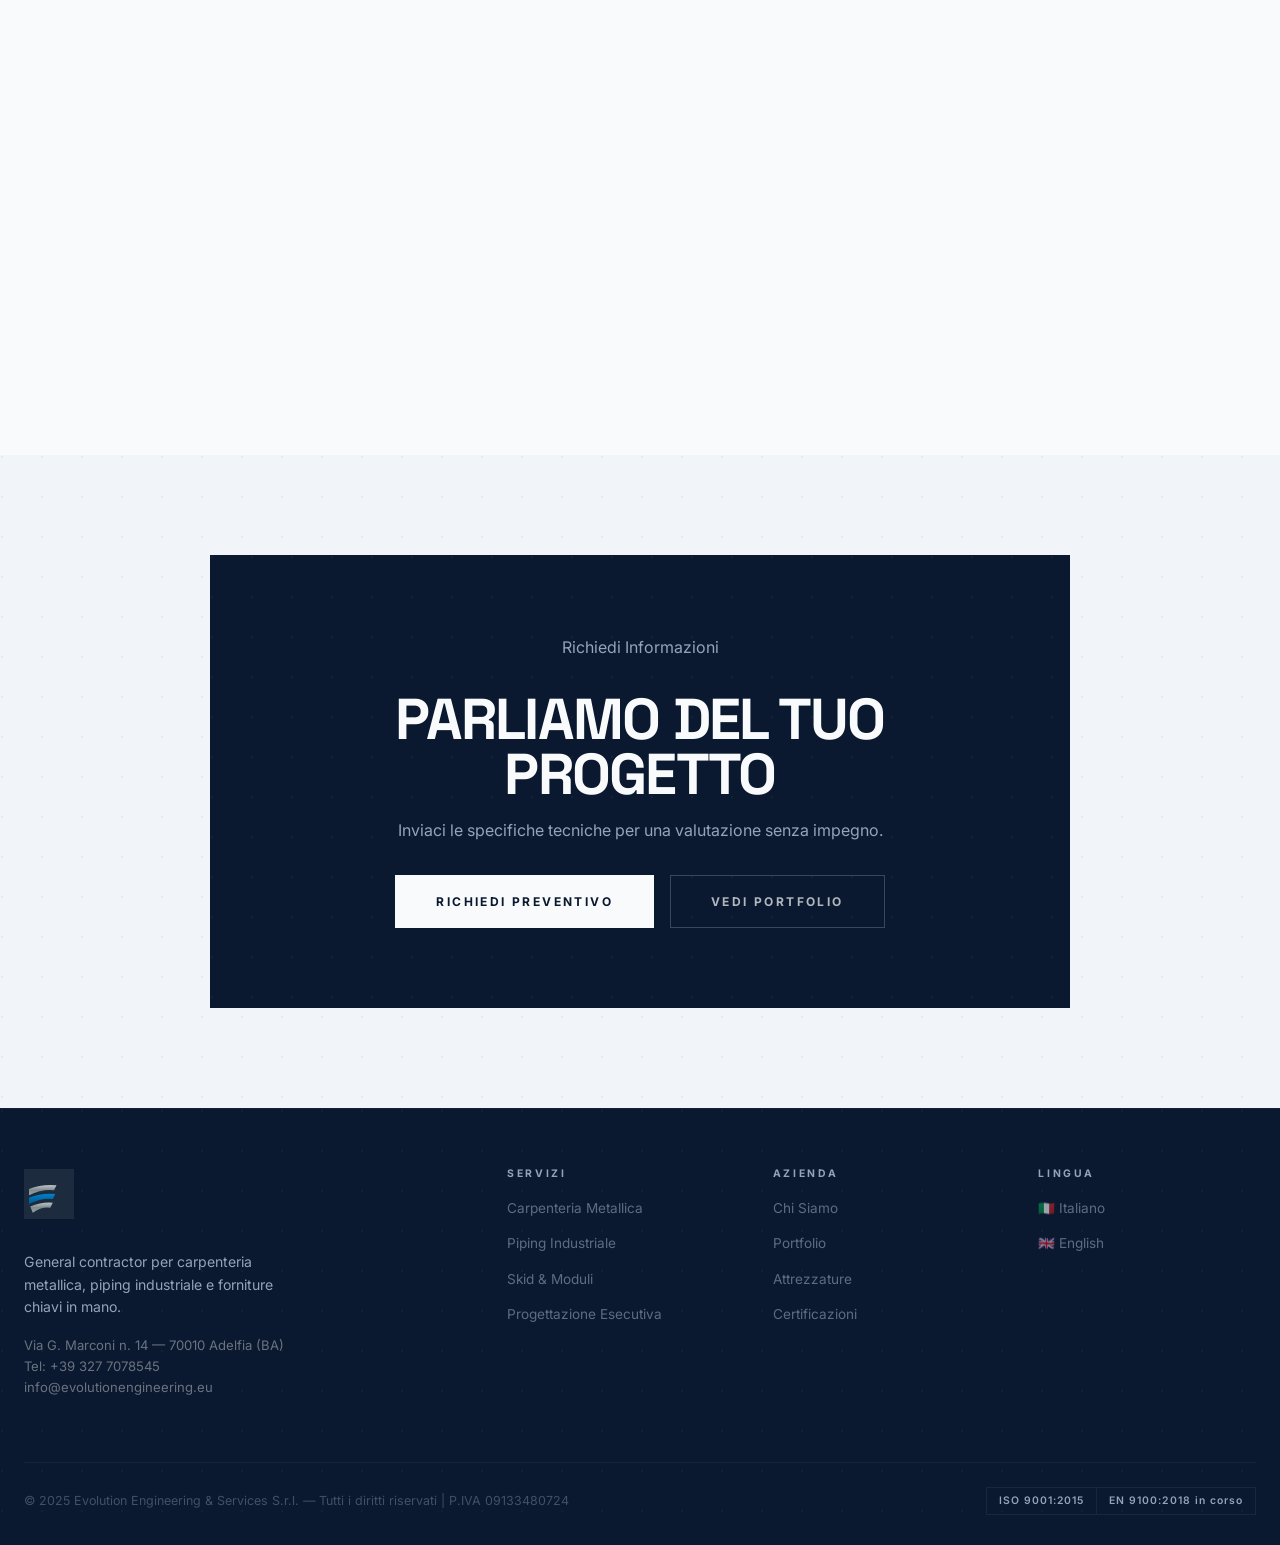
<file: pages/servizi.html>
<!DOCTYPE html>
<html lang="it">
<head>
  <meta charset="UTF-8">
  <meta name="viewport" content="width=device-width, initial-scale=1.0">
  <title>Servizi | Evolution Engineering & Services S.r.l.</title>
  <meta name="description" content="Servizi di carpenteria metallica, piping industriale, skid prefabbricati e progettazione esecutiva di Evolution Engineering & Services S.r.l.">
  <link rel="canonical" href="https://www.evolutionengineering.eu/pages/servizi.html">
  <link rel="icon" type="image/svg+xml" href="../favicon.svg">
  <link rel="stylesheet" href="../css/style.css?v=20260418">

  <meta name="keywords" content="carpenteria metallica pesante, piping industriale, settore navale, coibentazione industriale, installazioni speciali, saldatura TIG MIG SAW, strutture metalliche, EN 1090 EXC3, contractor metalmeccanico">

  <!-- Open Graph -->
  <meta property="og:type"        content="website">
  <meta property="og:url"         content="https://www.evolutionengineering.eu/pages/servizi.html">
  <meta property="og:title"       content="Servizi | Evolution Engineering & Services">
  <meta property="og:description" content="Carpenteria metallica pesante, piping industriale, settore navale e coibentazione. Soluzioni complete per l'industria pesante.">
  <meta property="og:image"       content="https://www.evolutionengineering.eu/images/hero-bg.png">
  <meta property="og:locale"      content="it_IT">

  <!-- Twitter Card -->
  <meta name="twitter:card"        content="summary_large_image">
  <meta name="twitter:title"       content="Servizi | Evolution Engineering & Services">
  <meta name="twitter:description" content="Carpenteria metallica pesante, piping industriale, settore navale e coibentazione industriale.">
  <meta name="twitter:image"       content="https://www.evolutionengineering.eu/images/hero-bg.png">

  <!-- Hreflang -->
  <link rel="alternate" hreflang="it" href="https://www.evolutionengineering.eu/pages/servizi.html">
  <link rel="alternate" hreflang="en" href="https://www.evolutionengineering.eu/en/pages/services.html">

  <script type="application/ld+json">
  {
    "@context": "https://schema.org",
    "@type": "BreadcrumbList",
    "itemListElement": [
    {"@type":"ListItem","position":1,"name":"Home","item":"https://www.evolutionengineering.eu/"},
    {"@type":"ListItem","position":2,"name":"Servizi","item":"https://www.evolutionengineering.eu/pages/servizi.html"}
    ]
  }
  </script>
</head>
<body>

<!-- NAV -->
<nav class="nav">
  <div class="nav__inner">
    <a href="../index.html" class="nav__logo">
      <svg class="nav__logo-mark" width="50" height="50" viewBox="0 0 200 150" xmlns="http://www.w3.org/2000/svg">
        <defs>
          <linearGradient id="metalGrad-nav-sv" x1="0%" y1="0%" x2="0%" y2="100%">
            <stop offset="0%" style="stop-color:#bdc3c7;stop-opacity:1" />
            <stop offset="50%" style="stop-color:#7f8c8d;stop-opacity:1" />
            <stop offset="100%" style="stop-color:#95a5a6;stop-opacity:1" />
          </linearGradient>
          <linearGradient id="blueGrad-nav-sv" x1="0%" y1="0%" x2="0%" y2="100%">
            <stop offset="0%" style="stop-color:#0081c9;stop-opacity:1" />
            <stop offset="100%" style="stop-color:#005a8e;stop-opacity:1" />
          </linearGradient>
        </defs>
        <g transform="translate(20, 35)">
          <path d="M0 20 Q 50 0, 110 5 L 100 25 Q 50 20, 0 45 Z" fill="url(#metalGrad-nav-sv)" />
          <path d="M0 55 Q 50 35, 105 40 L 95 60 Q 50 55, 0 80 Z" fill="url(#blueGrad-nav-sv)" />
          <path d="M5 90 Q 55 70, 95 75 L 85 95 Q 50 90, 15 115 Z" fill="url(#metalGrad-nav-sv)" />
        </g>
      </svg>
      <div class="nav__logo-text">
        <strong>Evolution Engineering</strong>
        <span>&amp; Services S.r.l.</span>
      </div>
    </a>
    <ul class="nav__links">
      <li><a href="../index.html">Home</a></li>
      <li><a href="servizi.html" class="active">Servizi</a></li>
      <li><a href="portfolio.html">Portfolio</a></li>
      <li><a href="attrezzature.html">Attrezzature</a></li>
      <li><a href="certificazioni.html">Certificazioni</a></li>
      <li><a href="contatti.html">Contatti</a></li>
    </ul>
    <div class="nav__right">
      <div class="nav__lang">
        <button class="lang-btn active" data-lang="it">IT</button>
        <button class="lang-btn" data-lang="en">EN</button>
      </div>
      <a href="contatti.html" class="btn btn--primary btn--sm">Richiedi Preventivo</a>
    </div>
    <button class="nav__hamburger" aria-label="Apri menu" aria-expanded="false"><span></span><span></span><span></span></button>
  </div>
  <div class="nav__mobile">
    <a href="../index.html">Home</a><a href="servizi.html">Servizi</a><a href="portfolio.html">Portfolio</a>
    <a href="attrezzature.html">Attrezzature</a><a href="certificazioni.html">Certificazioni</a><a href="contatti.html">Contatti</a>
  </div>
</nav>

<!-- PAGE HERO -->
<section class="page-hero">
  <div class="container">
    <nav class="breadcrumb"><a href="../index.html">Home</a><span>›</span><span>Servizi</span></nav>
    <p class="page-hero__label">Cosa Facciamo</p>
    <h1>I Nostri Servizi</h1>
    <p>Carpenteria metallica pesante, piping industriale, settore navale, coibentazione e installazioni speciali: un'offerta completa per l'industria pesante nazionale e internazionale.</p>
  </div>
</section>

<!-- SERVIZI DETTAGLIO -->
<section class="section">
  <div class="container">

    <!-- 1. Carpenteria Metallica Pesante -->
    <div class="service-detail">
      <div class="reveal-left">
        <h2>Carpenteria Metallica Pesante</h2>
        <span class="gold-line" style="margin:1rem 0"></span>
        <p>Progettazione e costruzione di strutture metalliche complesse, apparecchiature in pressione, serbatoi, tramogge, torri, tralicci e manufatti speciali, realizzati nel rispetto delle normative vigenti e delle specifiche tecniche richieste dal cliente.</p>
        <ul class="service-detail__list">
          <li>Strutture portanti, travi composte e tralicci</li>
          <li>Apparecchiature in pressione e serbatoi</li>
          <li>Tramogge, torri e manufatti speciali</li>
          <li>Virole, fondi bombati e componentistica</li>
          <li>Zincatura a caldo e verniciatura ciclo C5-M</li>
          <li>Esecuzione in classe EXC2 / EXC3 (EN 1090)</li>
        </ul>
      </div>
      <div class="reveal-right">
        <img src="../images/portfolio/commessa-8/Centine.JPG" alt="Carpenteria Metallica Pesante" style="width:100%;height:380px;object-fit:cover;border-radius:12px;box-shadow:0 8px 48px rgba(10,25,47,0.12)">
      </div>
    </div>

    <!-- 2. Piping Industriale -->
    <div class="service-detail">
      <div class="reveal-right" style="order:2">
        <img src="../images/portfolio/commessa-2/PHOTO-2023-09-07-10-41-11.jpg" alt="Piping Industriale" style="width:100%;height:380px;object-fit:cover;border-radius:12px;box-shadow:0 8px 48px rgba(10,25,47,0.12)">
      </div>
      <div class="reveal-left" style="order:1">
        <h2>Piping Industriale</h2>
        <span class="gold-line" style="margin:1rem 0"></span>
        <p>Costruzione, fornitura e montaggio di reti di tubazioni industriali in acciaio al carbonio, acciaio inossidabile, acciaio duplex e polietilene, per impianti di processo, energetici e ospedalieri. Eseguiamo saldature certificate TIG e ad arco sommerso con relativi controlli radiografici.</p>
        <ul class="service-detail__list">
          <li>Tubazioni in acciaio al carbonio, inox, duplex e PE</li>
          <li>Saldatura certificata TIG e ad arco sommerso (SAW)</li>
          <li>Controlli radiografici (RT) e NDT completo</li>
          <li>Coibentazione con K-Flex e lana minerale</li>
          <li>Collettori di distribuzione e valvolame</li>
          <li>Impianti ospedalieri, energetici e di processo</li>
        </ul>
      </div>
    </div>

    <!-- 3. Settore Navale -->
    <div class="service-detail">
      <div class="reveal-left">
        <h2>Settore Navale</h2>
        <span class="gold-line" style="margin:1rem 0"></span>
        <p>Fornitura di manodopera specializzata e costruzione di componenti strutturali per il settore navale e della cantieristica, con esperienza su commesse per la Marina Militare Italiana e primari cantieri navali nazionali.</p>
        <ul class="service-detail__list">
          <li>Assemblaggio e saldatura di moduli di scafo</li>
          <li>Costruzione di rampe di carico e strutture navali</li>
          <li>Fornitura manodopera qualificata in cantiere</li>
          <li>Lavorazioni su acciaio navale e leghe speciali</li>
          <li>Verniciatura e trattamenti superficiali marini</li>
        </ul>
      </div>
      <div class="reveal-right">
        <img src="../images/portfolio/commessa-6/IMG_6228.JPG" alt="Settore Navale" style="width:100%;height:380px;object-fit:cover;border-radius:12px;box-shadow:0 8px 48px rgba(10,25,47,0.12)">
      </div>
    </div>

    <!-- 4. Coibentazione Industriale -->
    <div class="service-detail">
      <div class="reveal-right" style="order:2">
        <img src="../images/portfolio/commessa-1/IMG_2820.JPG" alt="Coibentazione Industriale" style="width:100%;height:380px;object-fit:cover;border-radius:12px;box-shadow:0 8px 48px rgba(10,25,47,0.12)">
      </div>
      <div class="reveal-left" style="order:1">
        <h2>Coibentazione Industriale</h2>
        <span class="gold-line" style="margin:1rem 0"></span>
        <p>Posa in opera di sistemi di coibentazione termica e acustica per impianti industriali, con utilizzo di lana minerale, elastomero espanso e pannelli coibentati, in ambienti civili e industriali.</p>
        <ul class="service-detail__list">
          <li>Coibentazione tubazioni con lana minerale ad alta densità</li>
          <li>Rivestimento in lamiera di alluminio</li>
          <li>Pannelli coibentati REI per resistenza al fuoco</li>
          <li>Isolamento con elastomero espanso (K-Flex)</li>
          <li>Impianti ospedalieri, industriali e di recupero calore</li>
          <li>Installazione pannelli REI 60/90/120</li>
        </ul>
      </div>
    </div>

    <!-- 5. Installazioni e Montaggi Speciali -->
    <div class="service-detail" style="border-bottom:none;padding-bottom:0;margin-bottom:0">
      <div class="reveal-left">
        <h2>Installazioni e Montaggi Speciali</h2>
        <span class="gold-line" style="margin:1rem 0"></span>
        <p>Montaggio di strutture e apparecchiature in quota, trasporti eccezionali e operazioni di sollevamento con mezzi di grande portata.</p>
        <ul class="service-detail__list">
          <li>Montaggio in quota con gru e piattaforme aeree (PLE)</li>
          <li>Trasporti eccezionali su pianale fino al porto</li>
          <li>Imbarco e spedizione via mare</li>
          <li>Sollevamento e posizionamento con gru fino a 35T</li>
          <li>Coordinamento sicurezza cantiere (D.Lgs. 81/08)</li>
        </ul>
      </div>
      <div class="reveal-right">
        <img src="../images/portfolio/commessa-14/IMG_9046.jpeg" alt="Installazioni e Montaggi Speciali" style="width:100%;height:380px;object-fit:cover;border-radius:12px;box-shadow:0 8px 48px rgba(10,25,47,0.12)">
      </div>
    </div>

  </div>
</section>

<!-- CTA -->
<section class="section section--alt">
  <div class="container">
    <div class="cta-banner reveal">
      <p class="section__label">Richiedi Informazioni</p>
      <h2>Parliamo del Tuo Progetto</h2>
      <p>Inviaci le specifiche tecniche per una valutazione senza impegno.</p>
      <div class="cta-banner__btns">
        <a href="contatti.html" class="btn btn--primary">Richiedi Preventivo</a>
        <a href="portfolio.html" class="btn btn--outline">Vedi Portfolio</a>
      </div>
    </div>
  </div>
</section>

<!-- FOOTER -->
<footer class="footer">
  <div class="container">
    <div class="footer__grid">
      <div class="footer__brand">
        <a href="../index.html" class="nav__logo" style="margin-bottom:1rem;display:inline-flex">
          <svg class="nav__logo-mark" width="50" height="50" viewBox="0 0 200 150" xmlns="http://www.w3.org/2000/svg">
            <defs>
              <linearGradient id="metalGrad-ft-sv" x1="0%" y1="0%" x2="0%" y2="100%">
                <stop offset="0%" style="stop-color:#bdc3c7;stop-opacity:1" />
                <stop offset="50%" style="stop-color:#7f8c8d;stop-opacity:1" />
                <stop offset="100%" style="stop-color:#95a5a6;stop-opacity:1" />
              </linearGradient>
              <linearGradient id="blueGrad-ft-sv" x1="0%" y1="0%" x2="0%" y2="100%">
                <stop offset="0%" style="stop-color:#0081c9;stop-opacity:1" />
                <stop offset="100%" style="stop-color:#005a8e;stop-opacity:1" />
              </linearGradient>
            </defs>
            <g transform="translate(20, 35)">
              <path d="M0 20 Q 50 0, 110 5 L 100 25 Q 50 20, 0 45 Z" fill="url(#metalGrad-ft-sv)" />
              <path d="M0 55 Q 50 35, 105 40 L 95 60 Q 50 55, 0 80 Z" fill="url(#blueGrad-ft-sv)" />
              <path d="M5 90 Q 55 70, 95 75 L 85 95 Q 50 90, 15 115 Z" fill="url(#metalGrad-ft-sv)" />
            </g>
          </svg>
        </a>
        <p>General contractor per carpenteria metallica, piping industriale e forniture chiavi in mano.</p>
        <p style="font-size:0.82rem;color:var(--text-muted)">Via G. Marconi n. 14 — 70010 Adelfia (BA)<br>Tel: +39 327 7078545<br>info@evolutionengineering.eu</p>
      </div>
      <div class="footer__col">
        <h4>Servizi</h4>
        <ul>
          <li><a href="servizi.html">Carpenteria Metallica</a></li>
          <li><a href="servizi.html">Piping Industriale</a></li>
          <li><a href="servizi.html">Skid & Moduli</a></li>
          <li><a href="servizi.html">Progettazione Esecutiva</a></li>
        </ul>
      </div>
      <div class="footer__col">
        <h4>Azienda</h4>
        <ul>
          <li><a href="../index.html#about">Chi Siamo</a></li>
          <li><a href="portfolio.html">Portfolio</a></li>
          <li><a href="attrezzature.html">Attrezzature</a></li>
          <li><a href="certificazioni.html">Certificazioni</a></li>
        </ul>
      </div>
      <div class="footer__col">
        <h4>Lingua</h4>
        <ul>
          <li><a href="../index.html">🇮🇹 Italiano</a></li>
          <li><a href="../en/index.html">🇬🇧 English</a></li>
        </ul>
      </div>
    </div>
    <div class="footer__bottom">
      <p>© 2025 Evolution Engineering & Services S.r.l. — Tutti i diritti riservati | P.IVA 09133480724</p>
      <div class="footer__certifications">
        <span>ISO 9001:2015</span><span>EN 9100:2018 in corso</span>
      </div>
    </div>
  </div>
</footer>

<script src="../js/main.js?v=20260418" defer></script>
</body>
</html>
</file>
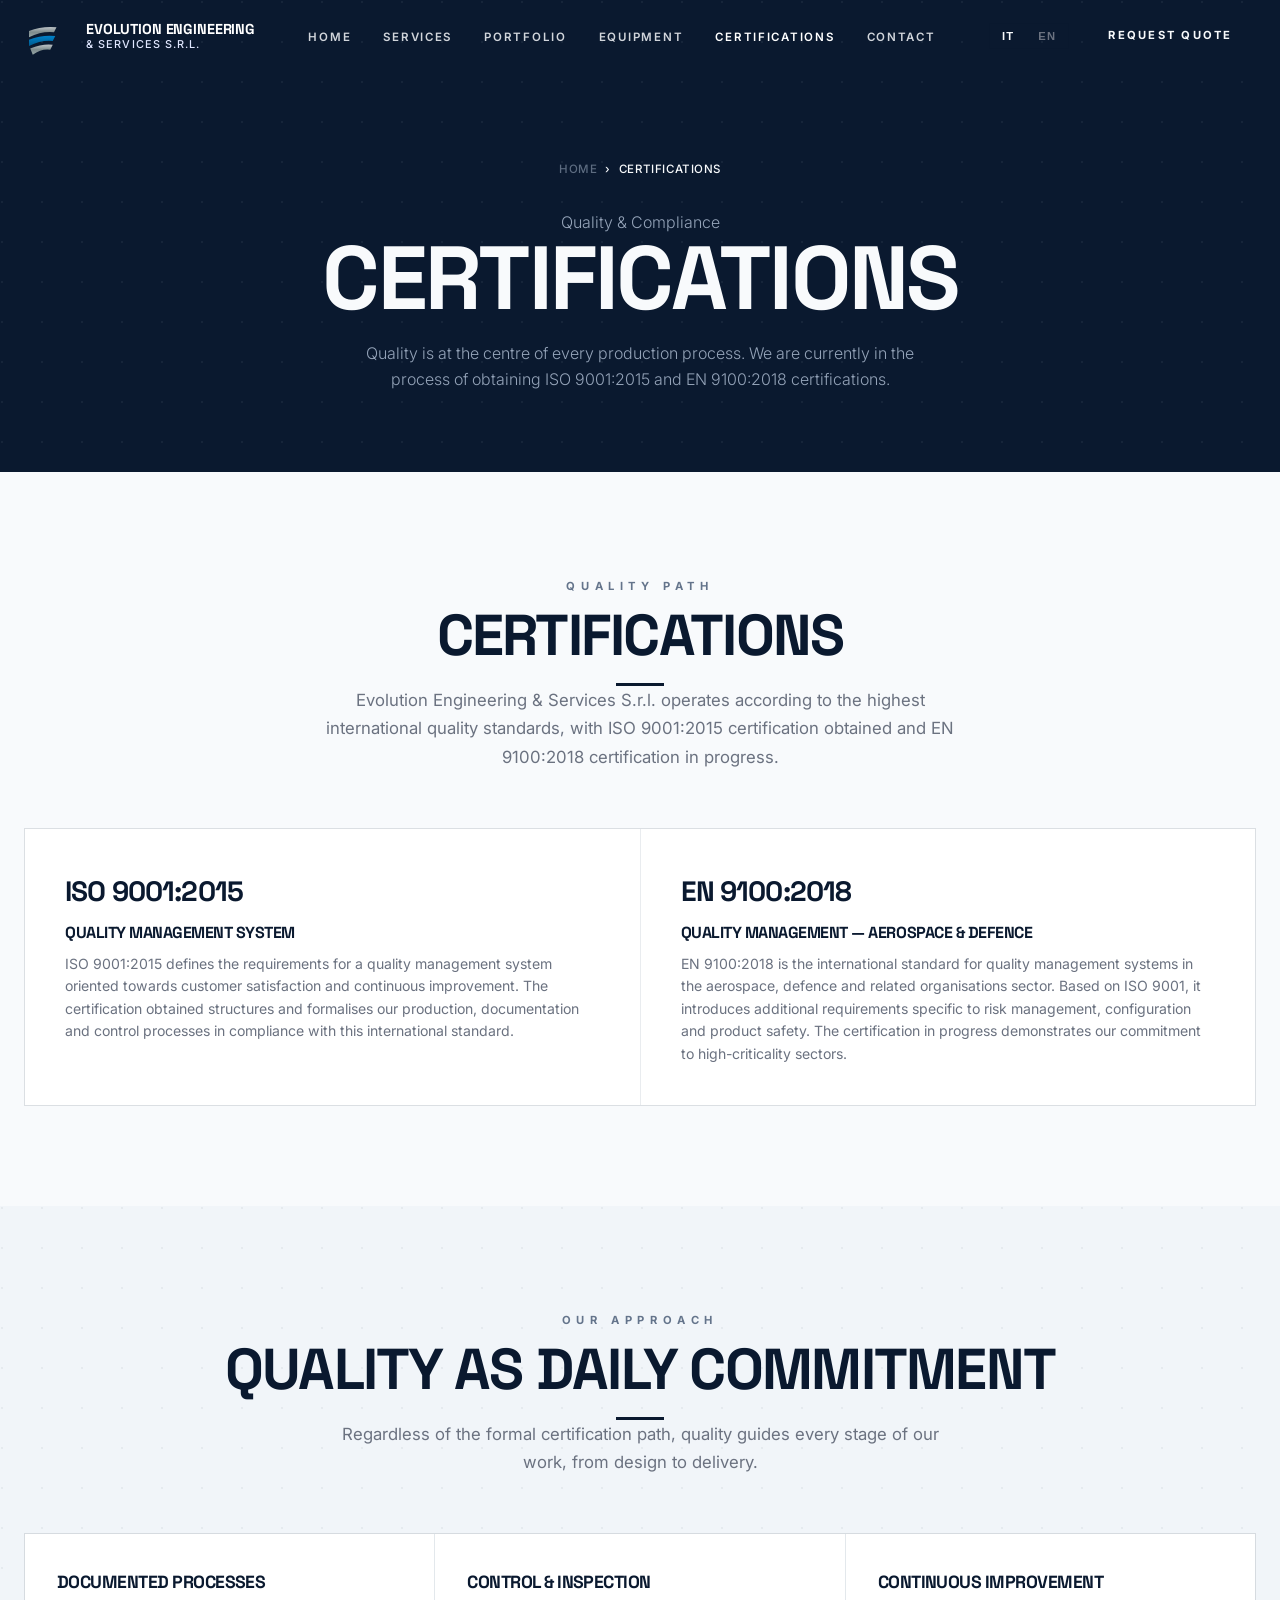
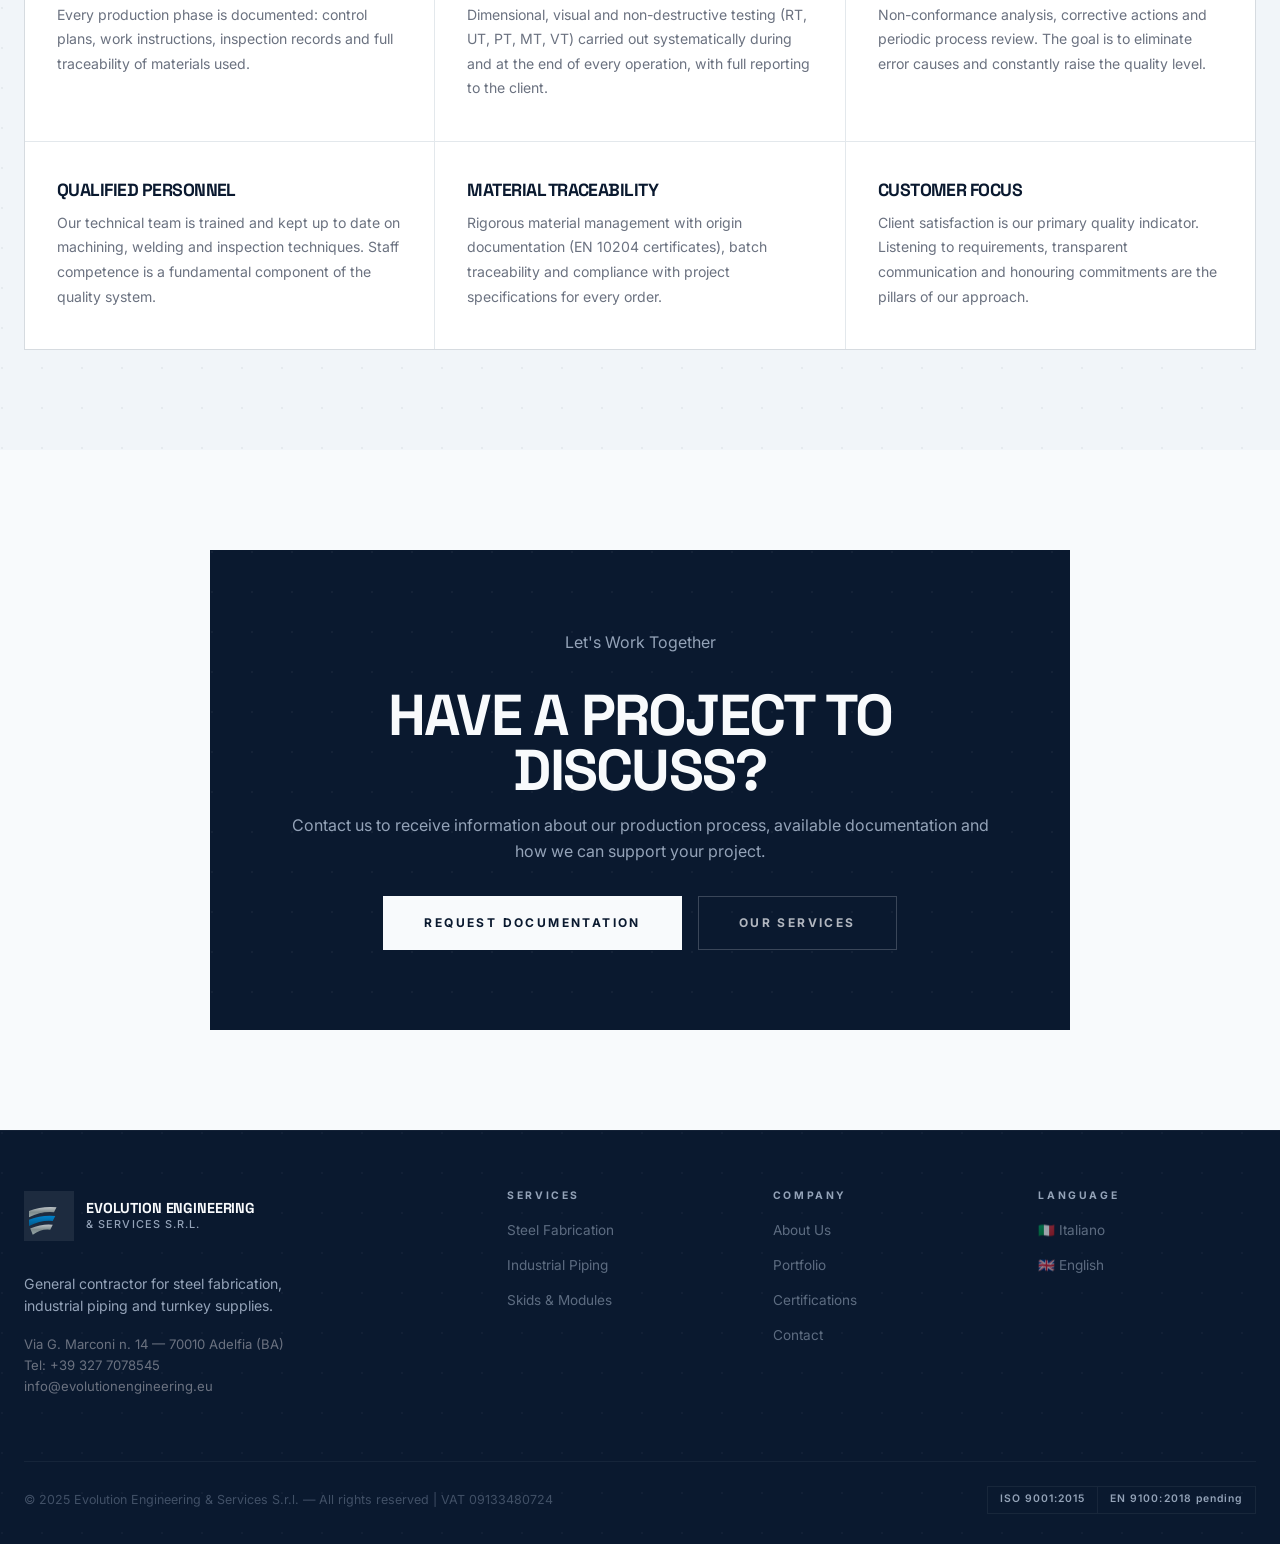
<file: en/pages/certifications.html>
<!DOCTYPE html>
<html lang="en">
<head>
  <meta charset="UTF-8">
  <meta name="viewport" content="width=device-width, initial-scale=1.0">
  <title>Certifications & Quality | Evolution Engineering & Services S.r.l.</title>
  <meta name="description" content="Evolution Engineering certifications: ISO 9001:2015 certified, EN 9100:2018 pending. Quality management for steel fabrication and industrial piping.">
  <link rel="canonical" href="https://www.evolutionengineering.eu/en/pages/certifications.html">
  <link rel="icon" type="image/svg+xml" href="../../favicon.svg">
  <link rel="stylesheet" href="../../css/style.css?v=20260418">

  <meta name="keywords" content="ISO 9001:2015 steel fabrication, EN 9100:2018 aerospace, quality certification metalworking, certified TIG SAW welding, non-destructive testing NDT, industrial quality EN 1090">

  <!-- Open Graph -->
  <meta property="og:type"        content="website">
  <meta property="og:url"         content="https://www.evolutionengineering.eu/en/pages/certifications.html">
  <meta property="og:title"       content="Certifications & Quality | Evolution Engineering & Services">
  <meta property="og:description" content="ISO 9001:2015 certified. EN 9100:2018 in progress. Documented quality at every stage: welding, NDT, material traceability.">
  <meta property="og:image"       content="https://www.evolutionengineering.eu/images/hero-bg.png">
  <meta property="og:locale"      content="en_GB">

  <!-- Twitter Card -->
  <meta name="twitter:card"        content="summary_large_image">
  <meta name="twitter:title"       content="Certifications & Quality | Evolution Engineering">
  <meta name="twitter:description" content="ISO 9001:2015 certified. Documented quality at every production stage.">
  <meta name="twitter:image"       content="https://www.evolutionengineering.eu/images/hero-bg.png">

  <!-- Hreflang -->
  <link rel="alternate" hreflang="it" href="https://www.evolutionengineering.eu/pages/certificazioni.html">
  <link rel="alternate" hreflang="en" href="https://www.evolutionengineering.eu/en/pages/certifications.html">

  <script type="application/ld+json">
  {
    "@context": "https://schema.org",
    "@type": "BreadcrumbList",
    "itemListElement": [
    {"@type":"ListItem","position":1,"name":"Home","item":"https://www.evolutionengineering.eu/en/"},
    {"@type":"ListItem","position":2,"name":"Certifications","item":"https://www.evolutionengineering.eu/en/pages/certifications.html"}
    ]
  }
  </script>
</head>
<body>
<nav class="nav">
  <div class="nav__inner">
    <a href="../../index.html" class="nav__logo">
      <svg class="nav__logo-mark" width="50" height="50" viewBox="0 0 200 150" xmlns="http://www.w3.org/2000/svg"><defs><linearGradient id="mg-en-ce" x1="0%" y1="0%" x2="0%" y2="100%"><stop offset="0%" style="stop-color:#bdc3c7;stop-opacity:1" /><stop offset="50%" style="stop-color:#7f8c8d;stop-opacity:1" /><stop offset="100%" style="stop-color:#95a5a6;stop-opacity:1" /></linearGradient><linearGradient id="bg-en-ce" x1="0%" y1="0%" x2="0%" y2="100%"><stop offset="0%" style="stop-color:#0081c9;stop-opacity:1" /><stop offset="100%" style="stop-color:#005a8e;stop-opacity:1" /></linearGradient></defs><g transform="translate(20, 35)"><path d="M0 20 Q 50 0, 110 5 L 100 25 Q 50 20, 0 45 Z" fill="url(#mg-en-ce)" /><path d="M0 55 Q 50 35, 105 40 L 95 60 Q 50 55, 0 80 Z" fill="url(#bg-en-ce)" /><path d="M5 90 Q 55 70, 95 75 L 85 95 Q 50 90, 15 115 Z" fill="url(#mg-en-ce)" /></g></svg>
      <div class="nav__logo-text"><strong>Evolution Engineering</strong><span>&amp; Services S.r.l.</span></div>
    </a>
    <ul class="nav__links">
      <li><a href="../index.html">Home</a></li>
      <li><a href="services.html">Services</a></li>
      <li><a href="portfolio.html">Portfolio</a></li>
      <li><a href="equipment.html">Equipment</a></li>
      <li><a href="certifications.html" class="active">Certifications</a></li>
      <li><a href="contacts.html">Contact</a></li>
    </ul>
    <div class="nav__right">
      <div class="nav__lang">
        <button class="lang-btn" data-lang="it">IT</button>
        <button class="lang-btn active" data-lang="en">EN</button>
      </div>
      <a href="contacts.html" class="btn btn--primary btn--sm">Request Quote</a>
    </div>
    <button class="nav__hamburger" aria-label="Open menu" aria-expanded="false"><span></span><span></span><span></span></button>
  </div>
  <div class="nav__mobile">
    <a href="../index.html">Home</a><a href="services.html">Services</a><a href="portfolio.html">Portfolio</a>
    <a href="equipment.html">Equipment</a><a href="certifications.html">Certifications</a><a href="contacts.html">Contact</a>
  </div>
</nav>

<section class="page-hero">
  <div class="container">
    <nav class="breadcrumb"><a href="../index.html">Home</a><span>›</span><span>Certifications</span></nav>
    <p class="page-hero__label">Quality & Compliance</p>
    <h1>Certifications</h1>
    <p>Quality is at the centre of every production process. We are currently in the process of obtaining ISO 9001:2015 and EN 9100:2018 certifications.</p>
  </div>
</section>

<section class="section">
  <div class="container">
    <div class="section__header reveal">
      <p class="section__label">Quality Path</p>
      <h2>Certifications</h2>
      <span class="gold-line"></span>
      <p class="section__desc">Evolution Engineering & Services S.r.l. operates according to the highest international quality standards, with ISO 9001:2015 certification obtained and EN 9100:2018 certification in progress.</p>
    </div>
    <div class="cert-cards">
      <div class="cert-card reveal delay-1">
        <p class="cert-card__badge">ISO 9001:2015</p>
        <h3 class="cert-card__name">Quality Management System</h3>
        <p class="cert-card__desc">
          ISO 9001:2015 defines the requirements for a quality management system oriented towards customer satisfaction and continuous improvement. The certification obtained structures and formalises our production, documentation and control processes in compliance with this international standard.
        </p>
      </div>
      <div class="cert-card reveal delay-2">
        <p class="cert-card__badge">EN 9100:2018</p>
        <h3 class="cert-card__name">Quality Management — Aerospace & Defence</h3>
        <p class="cert-card__desc">
          EN 9100:2018 is the international standard for quality management systems in the aerospace, defence and related organisations sector. Based on ISO 9001, it introduces additional requirements specific to risk management, configuration and product safety. The certification in progress demonstrates our commitment to high-criticality sectors.
        </p>
      </div>
    </div>
  </div>
</section>

<section class="section section--alt" aria-labelledby="quality-title">
  <div class="container">
    <div class="section__header reveal">
      <p class="section__label">Our Approach</p>
      <h2 id="quality-title">Quality as Daily Commitment</h2>
      <span class="gold-line"></span>
      <p class="section__desc">Regardless of the formal certification path, quality guides every stage of our work, from design to delivery.</p>
    </div>

    <div style="display:grid;grid-template-columns:repeat(3,1fr);gap:1px;background:var(--border-subtle);border:1px solid var(--border-subtle)">

      <div class="service-card reveal delay-1">
        <h3 class="service-card__title">Documented Processes</h3>
        <p class="service-card__desc">Every production phase is documented: control plans, work instructions, inspection records and full traceability of materials used.</p>
      </div>

      <div class="service-card reveal delay-2">
        <h3 class="service-card__title">Control & Inspection</h3>
        <p class="service-card__desc">Dimensional, visual and non-destructive testing (RT, UT, PT, MT, VT) carried out systematically during and at the end of every operation, with full reporting to the client.</p>
      </div>

      <div class="service-card reveal delay-3">
        <h3 class="service-card__title">Continuous Improvement</h3>
        <p class="service-card__desc">Non-conformance analysis, corrective actions and periodic process review. The goal is to eliminate error causes and constantly raise the quality level.</p>
      </div>

      <div class="service-card reveal delay-1">
        <h3 class="service-card__title">Qualified Personnel</h3>
        <p class="service-card__desc">Our technical team is trained and kept up to date on machining, welding and inspection techniques. Staff competence is a fundamental component of the quality system.</p>
      </div>

      <div class="service-card reveal delay-2">
        <h3 class="service-card__title">Material Traceability</h3>
        <p class="service-card__desc">Rigorous material management with origin documentation (EN 10204 certificates), batch traceability and compliance with project specifications for every order.</p>
      </div>

      <div class="service-card reveal delay-3">
        <h3 class="service-card__title">Customer Focus</h3>
        <p class="service-card__desc">Client satisfaction is our primary quality indicator. Listening to requirements, transparent communication and honouring commitments are the pillars of our approach.</p>
      </div>

    </div>
  </div>
</section>

<section class="section">
  <div class="container">
    <div class="cta-banner reveal">
      <p class="section__label">Let's Work Together</p>
      <h2>Have a Project to Discuss?</h2>
      <p>Contact us to receive information about our production process, available documentation and how we can support your project.</p>
      <div class="cta-banner__btns">
        <a href="contacts.html" class="btn btn--primary">Request Documentation</a>
        <a href="services.html" class="btn btn--outline">Our Services</a>
      </div>
    </div>
  </div>
</section>

<footer class="footer">
  <div class="container">
    <div class="footer__grid">
      <div class="footer__brand">
        <a href="../../index.html" class="nav__logo" style="margin-bottom:1rem;display:inline-flex">
          <svg class="nav__logo-mark" width="50" height="50" viewBox="0 0 200 150" xmlns="http://www.w3.org/2000/svg"><defs><linearGradient id="mg-en-ce" x1="0%" y1="0%" x2="0%" y2="100%"><stop offset="0%" style="stop-color:#bdc3c7;stop-opacity:1" /><stop offset="50%" style="stop-color:#7f8c8d;stop-opacity:1" /><stop offset="100%" style="stop-color:#95a5a6;stop-opacity:1" /></linearGradient><linearGradient id="bg-en-ce" x1="0%" y1="0%" x2="0%" y2="100%"><stop offset="0%" style="stop-color:#0081c9;stop-opacity:1" /><stop offset="100%" style="stop-color:#005a8e;stop-opacity:1" /></linearGradient></defs><g transform="translate(20, 35)"><path d="M0 20 Q 50 0, 110 5 L 100 25 Q 50 20, 0 45 Z" fill="url(#mg-en-ce)" /><path d="M0 55 Q 50 35, 105 40 L 95 60 Q 50 55, 0 80 Z" fill="url(#bg-en-ce)" /><path d="M5 90 Q 55 70, 95 75 L 85 95 Q 50 90, 15 115 Z" fill="url(#mg-en-ce)" /></g></svg>
          <div class="nav__logo-text"><strong>Evolution Engineering</strong><span>&amp; Services S.r.l.</span></div>
        </a>
        <p>General contractor for steel fabrication, industrial piping and turnkey supplies.</p>
        <p style="font-size:0.82rem;color:var(--text-muted)">
          Via G. Marconi n. 14 — 70010 Adelfia (BA)<br>
          Tel: +39 327 7078545<br>
          info@evolutionengineering.eu
        </p>
      </div>
      <div class="footer__col"><h4>Services</h4><ul><li><a href="services.html">Steel Fabrication</a></li><li><a href="services.html">Industrial Piping</a></li><li><a href="services.html">Skids & Modules</a></li></ul></div>
      <div class="footer__col"><h4>Company</h4><ul><li><a href="../index.html#about">About Us</a></li><li><a href="portfolio.html">Portfolio</a></li><li><a href="certifications.html">Certifications</a></li><li><a href="contacts.html">Contact</a></li></ul></div>
      <div class="footer__col"><h4>Language</h4><ul><li><a href="../../index.html">🇮🇹 Italiano</a></li><li><a href="../index.html">🇬🇧 English</a></li></ul></div>
    </div>
    <div class="footer__bottom">
      <p>© 2025 Evolution Engineering & Services S.r.l. — All rights reserved | VAT 09133480724</p>
      <div class="footer__certifications"><span>ISO 9001:2015</span><span>EN 9100:2018 pending</span></div>
    </div>
  </div>
</footer>
<script src="../../js/main.js?v=20260418" defer></script>
</body>
</html>
</file>
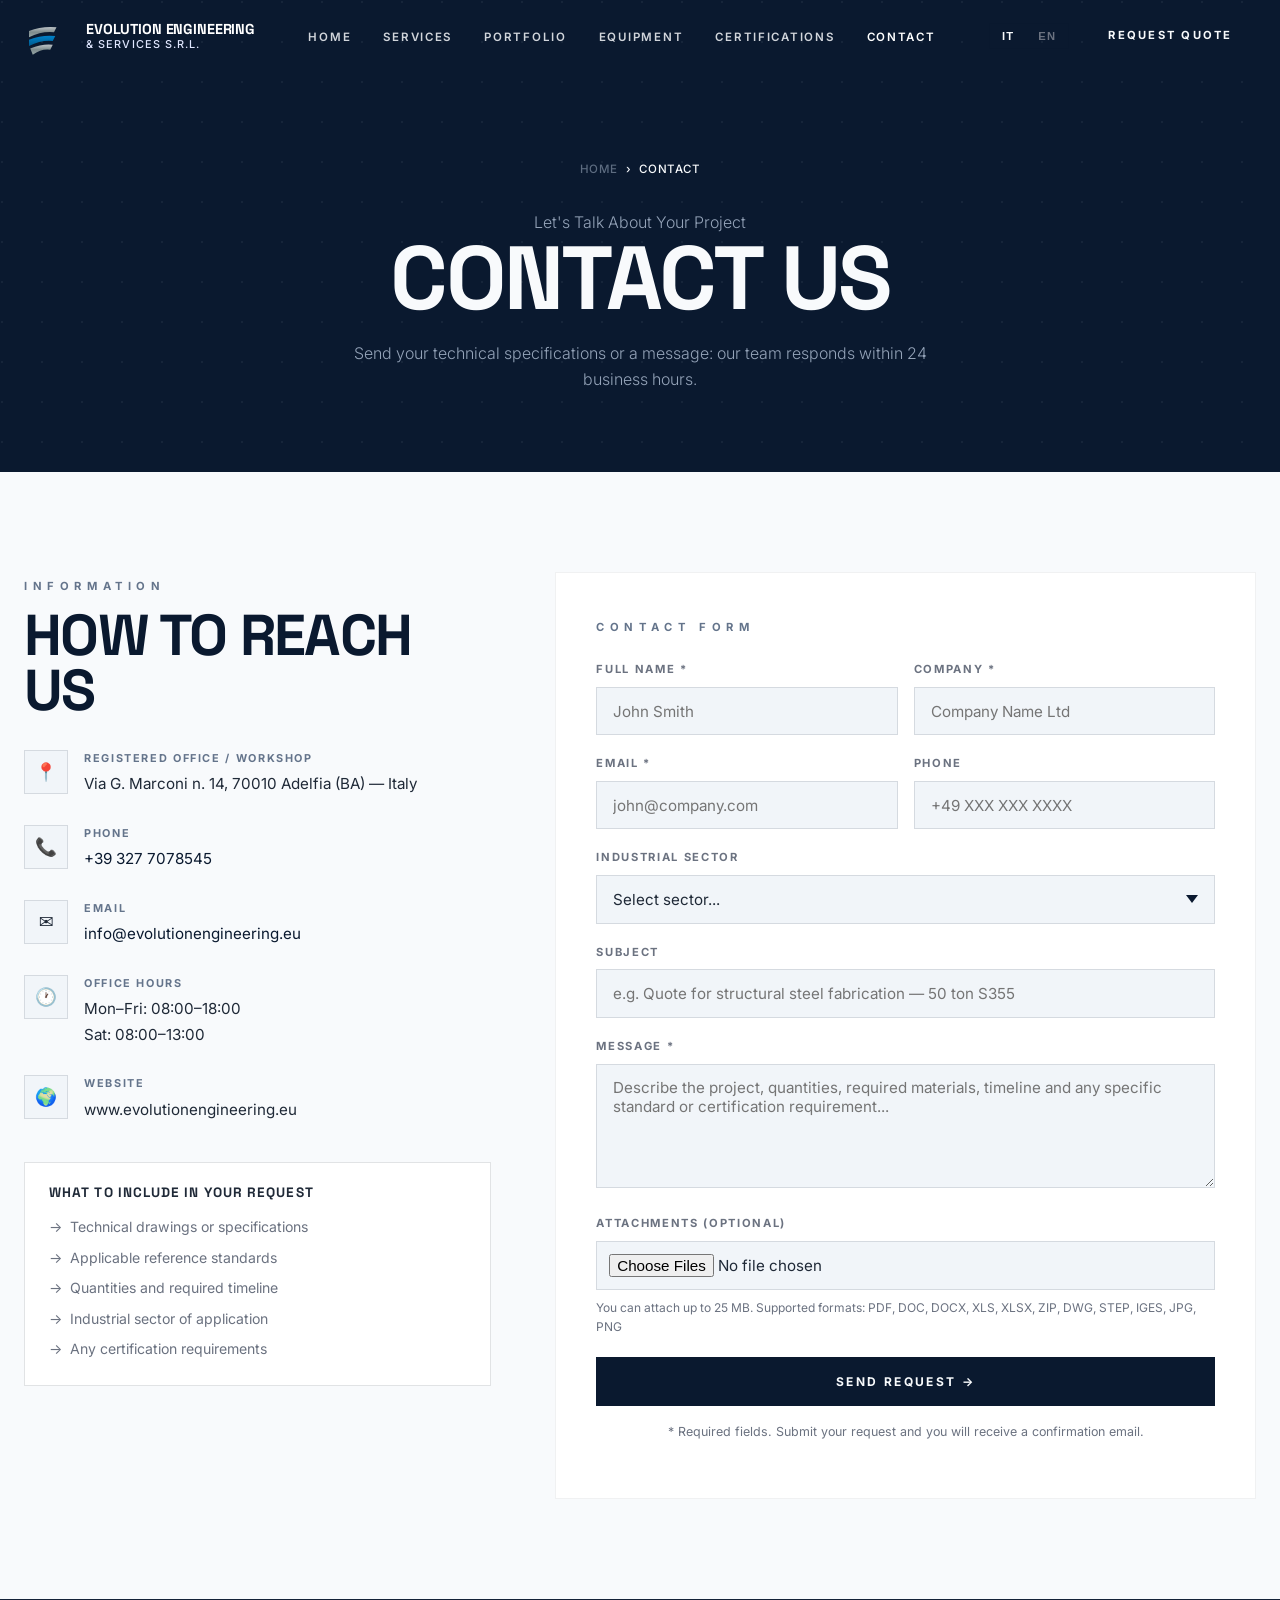
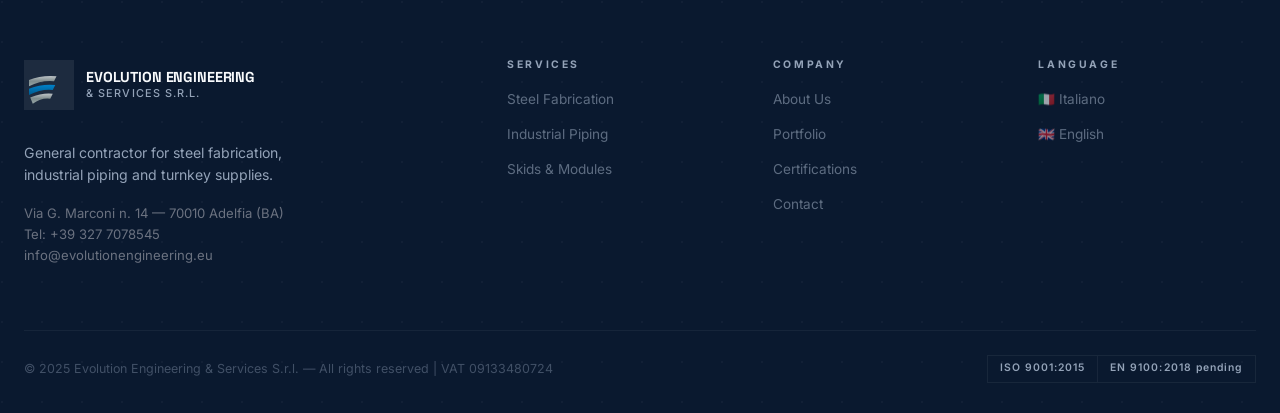
<file: en/pages/contacts.html>
<!DOCTYPE html>
<html lang="en">
<head>
  <meta charset="UTF-8">
  <meta name="viewport" content="width=device-width, initial-scale=1.0">
  <title>Contact | Evolution Engineering & Services S.r.l.</title>
  <meta name="description" content="Contact Evolution Engineering & Services S.r.l. for quotes on steel fabrication, industrial piping and prefabricated skids.">
  <link rel="canonical" href="https://www.evolutionengineering.eu/en/pages/contacts.html">
  <link rel="icon" type="image/svg+xml" href="../../favicon.svg">
  <link rel="stylesheet" href="../../css/style.css?v=20260418">

  <meta name="keywords" content="contact steel fabrication Italy, quote industrial piping, metalworking contractor Puglia, request offer naval structures, Evolution Engineering contacts, industrial supplier Italy">

  <!-- Open Graph -->
  <meta property="og:type"        content="website">
  <meta property="og:url"         content="https://www.evolutionengineering.eu/en/pages/contacts.html">
  <meta property="og:title"       content="Contact | Evolution Engineering & Services">
  <meta property="og:description" content="Request a quote for steel fabrication, industrial piping or naval sector. Response within 24 business hours.">
  <meta property="og:image"       content="https://www.evolutionengineering.eu/images/hero-bg.png">
  <meta property="og:locale"      content="en_GB">

  <!-- Twitter Card -->
  <meta name="twitter:card"        content="summary_large_image">
  <meta name="twitter:title"       content="Contact | Evolution Engineering & Services">
  <meta name="twitter:description" content="Request a quote for steel fabrication or industrial piping. Response within 24 hours.">
  <meta name="twitter:image"       content="https://www.evolutionengineering.eu/images/hero-bg.png">

  <!-- Hreflang -->
  <link rel="alternate" hreflang="it" href="https://www.evolutionengineering.eu/pages/contatti.html">
  <link rel="alternate" hreflang="en" href="https://www.evolutionengineering.eu/en/pages/contacts.html">

  <script type="application/ld+json">
  {
    "@context": "https://schema.org",
    "@type": "BreadcrumbList",
    "itemListElement": [
    {"@type":"ListItem","position":1,"name":"Home","item":"https://www.evolutionengineering.eu/en/"},
    {"@type":"ListItem","position":2,"name":"Contact","item":"https://www.evolutionengineering.eu/en/pages/contacts.html"}
    ]
  }
  </script>
</head>
<body>
<nav class="nav">
  <div class="nav__inner">
    <a href="../../index.html" class="nav__logo">
      <svg class="nav__logo-mark" width="50" height="50" viewBox="0 0 200 150" xmlns="http://www.w3.org/2000/svg"><defs><linearGradient id="mg-en-co" x1="0%" y1="0%" x2="0%" y2="100%"><stop offset="0%" style="stop-color:#bdc3c7;stop-opacity:1" /><stop offset="50%" style="stop-color:#7f8c8d;stop-opacity:1" /><stop offset="100%" style="stop-color:#95a5a6;stop-opacity:1" /></linearGradient><linearGradient id="bg-en-co" x1="0%" y1="0%" x2="0%" y2="100%"><stop offset="0%" style="stop-color:#0081c9;stop-opacity:1" /><stop offset="100%" style="stop-color:#005a8e;stop-opacity:1" /></linearGradient></defs><g transform="translate(20, 35)"><path d="M0 20 Q 50 0, 110 5 L 100 25 Q 50 20, 0 45 Z" fill="url(#mg-en-co)" /><path d="M0 55 Q 50 35, 105 40 L 95 60 Q 50 55, 0 80 Z" fill="url(#bg-en-co)" /><path d="M5 90 Q 55 70, 95 75 L 85 95 Q 50 90, 15 115 Z" fill="url(#mg-en-co)" /></g></svg>
      <div class="nav__logo-text"><strong>Evolution Engineering</strong><span>&amp; Services S.r.l.</span></div>
    </a>
    <ul class="nav__links">
      <li><a href="../index.html">Home</a></li>
      <li><a href="services.html">Services</a></li>
      <li><a href="portfolio.html">Portfolio</a></li>
      <li><a href="equipment.html">Equipment</a></li>
      <li><a href="certifications.html">Certifications</a></li>
      <li><a href="contacts.html" class="active">Contact</a></li>
    </ul>
    <div class="nav__right">
      <div class="nav__lang">
        <button class="lang-btn" data-lang="it">IT</button>
        <button class="lang-btn active" data-lang="en">EN</button>
      </div>
      <a href="contacts.html" class="btn btn--primary btn--sm">Request Quote</a>
    </div>
    <button class="nav__hamburger" aria-label="Open menu" aria-expanded="false"><span></span><span></span><span></span></button>
  </div>
  <div class="nav__mobile">
    <a href="../index.html">Home</a><a href="services.html">Services</a><a href="portfolio.html">Portfolio</a>
    <a href="equipment.html">Equipment</a><a href="certifications.html">Certifications</a><a href="contacts.html">Contact</a>
  </div>
</nav>

<section class="page-hero">
  <div class="container">
    <nav class="breadcrumb"><a href="../index.html">Home</a><span>›</span><span>Contact</span></nav>
    <p class="page-hero__label">Let's Talk About Your Project</p>
    <h1>Contact Us</h1>
    <p>Send your technical specifications or a message: our team responds within 24 business hours.</p>
  </div>
</section>

<section class="section">
  <div class="container">
    <div class="contact__grid">

      <div class="reveal-left">
        <p class="section__label">Information</p>
        <h2 style="margin-bottom:2rem">How to Reach Us</h2>

        <div class="contact__info-item">
          <div class="contact__info-icon">📍</div>
          <div class="contact__info-text">
            <strong>Registered Office / Workshop</strong>
            <span>Via G. Marconi n. 14, 70010 Adelfia (BA) — Italy</span>
          </div>
        </div>
        <div class="contact__info-item">
          <div class="contact__info-icon">📞</div>
          <div class="contact__info-text">
            <strong>Phone</strong>
            <span><a href="tel:+393277078545">+39 327 7078545</a></span>
          </div>
        </div>
        <div class="contact__info-item">
          <div class="contact__info-icon">✉</div>
          <div class="contact__info-text">
            <strong>Email</strong>
            <span><a href="mailto:info@evolutionengineering.eu">info@evolutionengineering.eu</a></span>
          </div>
        </div>
        <div class="contact__info-item">
          <div class="contact__info-icon">🕐</div>
          <div class="contact__info-text">
            <strong>Office Hours</strong>
            <span>Mon–Fri: 08:00–18:00<br>Sat: 08:00–13:00</span>
          </div>
        </div>

        <div class="contact__info-item">
          <div class="contact__info-icon">🌍</div>
          <div class="contact__info-text">
            <strong>Website</strong>
            <span>www.evolutionengineering.eu</span>
          </div>
        </div>

        <div style="margin-top:2.5rem;background:var(--bg-card);border:1px solid var(--border);border-radius:var(--radius-lg);padding:1.5rem">
          <h4 style="margin-bottom:1rem;color:var(--gold);font-size:0.85rem;letter-spacing:0.08em;text-transform:uppercase">What to include in your request</h4>
          <ul style="display:grid;gap:0.5rem">
            <li style="display:flex;align-items:center;gap:0.5rem;font-size:0.88rem;color:var(--text-muted)"><span style="color:var(--gold)">→</span> Technical drawings or specifications</li>
            <li style="display:flex;align-items:center;gap:0.5rem;font-size:0.88rem;color:var(--text-muted)"><span style="color:var(--gold)">→</span> Applicable reference standards</li>
            <li style="display:flex;align-items:center;gap:0.5rem;font-size:0.88rem;color:var(--text-muted)"><span style="color:var(--gold)">→</span> Quantities and required timeline</li>
            <li style="display:flex;align-items:center;gap:0.5rem;font-size:0.88rem;color:var(--text-muted)"><span style="color:var(--gold)">→</span> Industrial sector of application</li>
            <li style="display:flex;align-items:center;gap:0.5rem;font-size:0.88rem;color:var(--text-muted)"><span style="color:var(--gold)">→</span> Any certification requirements</li>
          </ul>
        </div>
      </div>

      <div class="reveal-right">
        <form class="form" id="contact-form" method="POST" aria-label="Contact form">
          <p class="section__label" style="margin-bottom:1.5rem">Contact Form</p>

          <div class="form__row">
            <div class="form__group">
              <label class="form__label" for="name">Full Name *</label>
              <input class="form__input" type="text" id="name" name="Name" required placeholder="John Smith">
            </div>
            <div class="form__group">
              <label class="form__label" for="company">Company *</label>
              <input class="form__input" type="text" id="company" name="Company" required placeholder="Company Name Ltd">
            </div>
          </div>

          <div class="form__row">
            <div class="form__group">
              <label class="form__label" for="email">Email *</label>
              <input class="form__input" type="email" id="email" name="Email" required placeholder="john@company.com">
            </div>
            <div class="form__group">
              <label class="form__label" for="phone">Phone</label>
              <input class="form__input" type="tel" id="phone" name="Phone" placeholder="+49 XXX XXX XXXX">
            </div>
          </div>

          <div class="form__group">
            <label class="form__label" for="sector">Industrial Sector</label>
            <select class="form__select" id="sector" name="Sector">
              <option value="" disabled selected>Select sector...</option>
              <option value="energy">Energy / Power Generation</option>
              <option value="wind">Wind Power</option>
              <option value="oil-gas">Oil & Gas</option>
              <option value="pharma">Pharmaceutical / GMP</option>
              <option value="chemical">Chemical / Petrochemical</option>
              <option value="industrial">Industrial Plant</option>
              <option value="aerospace">Aerospace / Defence</option>
              <option value="infrastructure">Infrastructure</option>
              <option value="other">Other</option>
            </select>
          </div>

          <div class="form__group">
            <label class="form__label" for="subject">Subject</label>
            <input class="form__input" type="text" id="subject" name="Subject" placeholder="e.g. Quote for structural steel fabrication — 50 ton S355">
          </div>

          <div class="form__group">
            <label class="form__label" for="message">Message *</label>
            <textarea class="form__textarea" id="message" name="Message" required rows="5"
              placeholder="Describe the project, quantities, required materials, timeline and any specific standard or certification requirement..."></textarea>
          </div>

          <div class="form__group">
            <label class="form__label" for="attachments">Attachments (optional)</label>
            <input
              class="form__input"
              type="file"
              id="attachments"
              name="allegati[]"
              multiple
              accept=".pdf,.doc,.docx,.xls,.xlsx,.zip,.dwg,.step,.iges,.jpg,.jpeg,.png"
              style="padding: 0.75rem; cursor: pointer;"
            >
            <p style="font-size:0.75rem;color:var(--text-muted);margin-top:0.5rem">
              You can attach up to 25 MB. Supported formats: PDF, DOC, DOCX, XLS, XLSX, ZIP, DWG, STEP, IGES, JPG, PNG
            </p>
          </div>

          <div id="form-message" style="display:none;margin:1rem 0;padding:1rem;border-radius:var(--radius-md);font-size:0.9rem"></div>

          <button type="submit" class="btn btn--primary" style="width:100%;justify-content:center" id="submit-btn">Send Request →</button>

          <p style="font-size:0.78rem;color:var(--text-muted);margin-top:1rem;text-align:center">
            * Required fields. Submit your request and you will receive a confirmation email.
          </p>
        </form>
      </div>

    </div>
  </div>
</section>

<footer class="footer">
  <div class="container">
    <div class="footer__grid">
      <div class="footer__brand">
        <a href="../../index.html" class="nav__logo" style="margin-bottom:1rem;display:inline-flex">
          <svg class="nav__logo-mark" width="50" height="50" viewBox="0 0 200 150" xmlns="http://www.w3.org/2000/svg"><defs><linearGradient id="mg-en-co" x1="0%" y1="0%" x2="0%" y2="100%"><stop offset="0%" style="stop-color:#bdc3c7;stop-opacity:1" /><stop offset="50%" style="stop-color:#7f8c8d;stop-opacity:1" /><stop offset="100%" style="stop-color:#95a5a6;stop-opacity:1" /></linearGradient><linearGradient id="bg-en-co" x1="0%" y1="0%" x2="0%" y2="100%"><stop offset="0%" style="stop-color:#0081c9;stop-opacity:1" /><stop offset="100%" style="stop-color:#005a8e;stop-opacity:1" /></linearGradient></defs><g transform="translate(20, 35)"><path d="M0 20 Q 50 0, 110 5 L 100 25 Q 50 20, 0 45 Z" fill="url(#mg-en-co)" /><path d="M0 55 Q 50 35, 105 40 L 95 60 Q 50 55, 0 80 Z" fill="url(#bg-en-co)" /><path d="M5 90 Q 55 70, 95 75 L 85 95 Q 50 90, 15 115 Z" fill="url(#mg-en-co)" /></g></svg>
          <div class="nav__logo-text"><strong>Evolution Engineering</strong><span>&amp; Services S.r.l.</span></div>
        </a>
        <p>General contractor for steel fabrication, industrial piping and turnkey supplies.</p>
        <p style="font-size:0.82rem;color:var(--text-muted)">
          Via G. Marconi n. 14 — 70010 Adelfia (BA)<br>
          Tel: +39 327 7078545<br>
          info@evolutionengineering.eu
        </p>
      </div>
      <div class="footer__col"><h4>Services</h4><ul><li><a href="services.html">Steel Fabrication</a></li><li><a href="services.html">Industrial Piping</a></li><li><a href="services.html">Skids & Modules</a></li></ul></div>
      <div class="footer__col"><h4>Company</h4><ul><li><a href="../index.html#about">About Us</a></li><li><a href="portfolio.html">Portfolio</a></li><li><a href="certifications.html">Certifications</a></li><li><a href="contacts.html">Contact</a></li></ul></div>
      <div class="footer__col"><h4>Language</h4><ul><li><a href="../../index.html">🇮🇹 Italiano</a></li><li><a href="../index.html">🇬🇧 English</a></li></ul></div>
    </div>
    <div class="footer__bottom">
      <p>© 2025 Evolution Engineering & Services S.r.l. — All rights reserved | VAT 09133480724</p>
      <div class="footer__certifications"><span>ISO 9001:2015</span><span>EN 9100:2018 pending</span></div>
    </div>
  </div>
</footer>
<script src="../../js/main.js?v=20260418" defer></script>
</body>
</html>
</file>
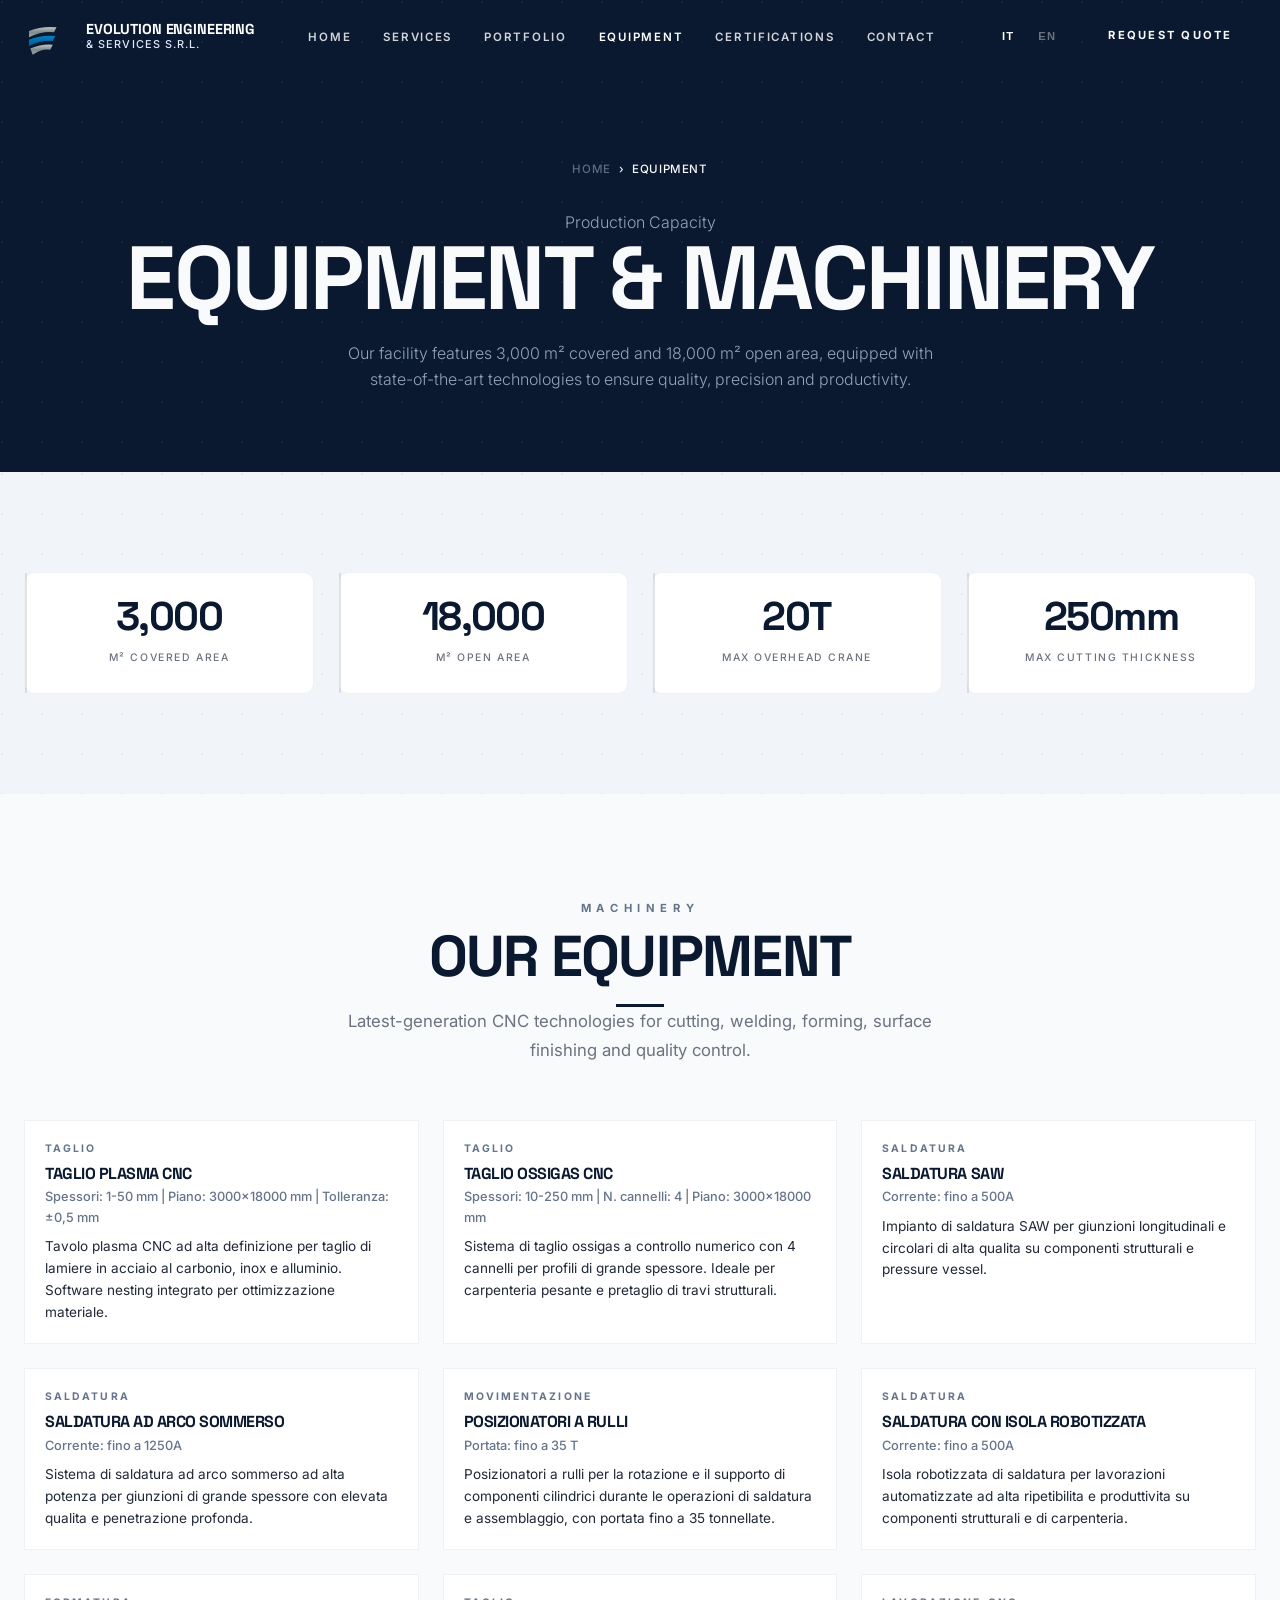
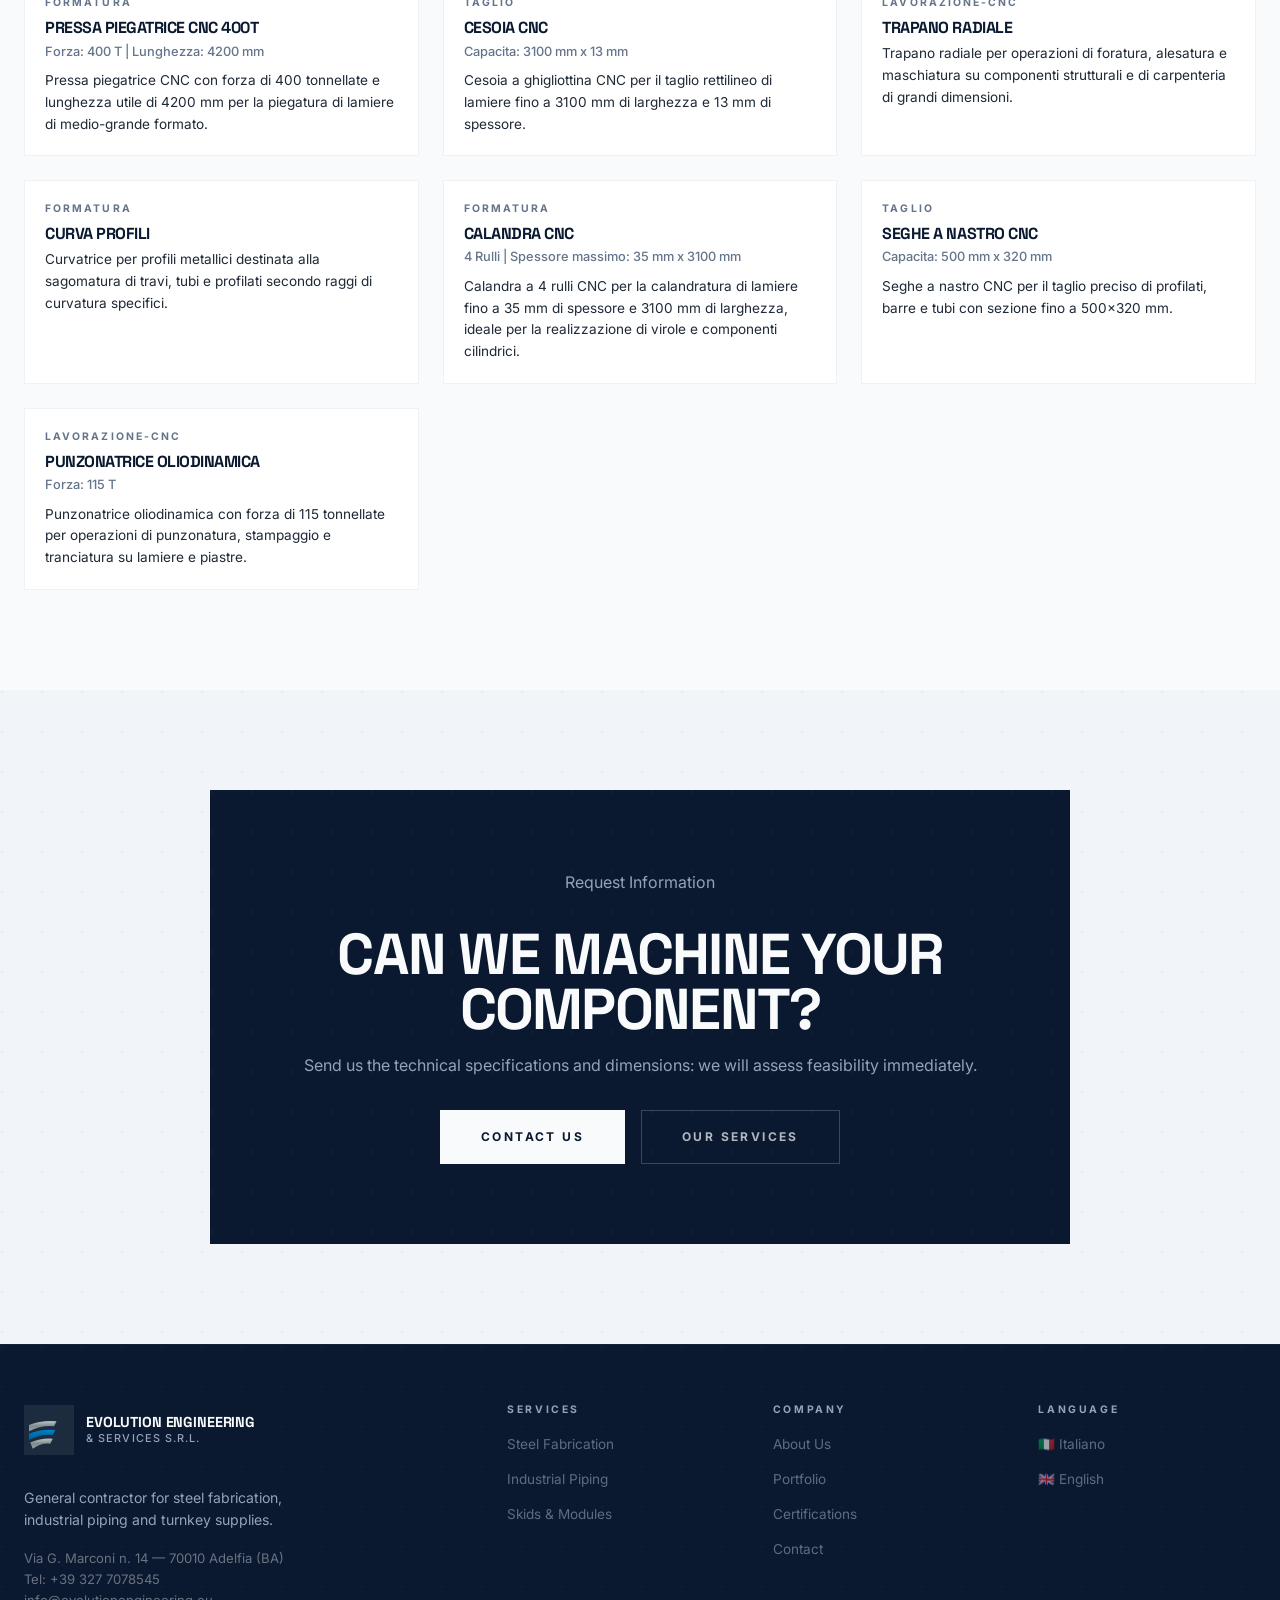
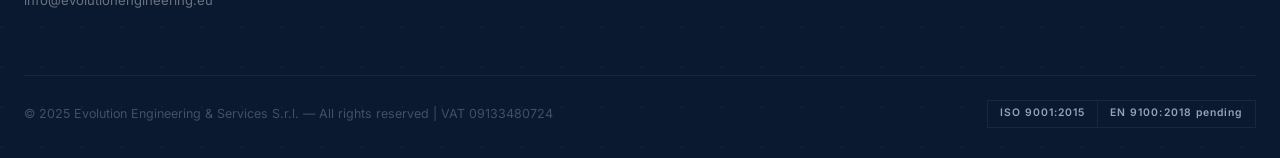
<file: en/pages/equipment.html>
<!DOCTYPE html>
<html lang="en">
<head>
  <meta charset="UTF-8">
  <meta name="viewport" content="width=device-width, initial-scale=1.0">
  <title>Equipment & Production Capacity | Evolution Engineering & Services S.r.l.</title>
  <meta name="description" content="Equipment and production capacity of Evolution Engineering: CNC cutting, orbital welding, turning, shot-blasting, NDT. 3,000 m² covered + 18,000 m² open area.">
  <link rel="canonical" href="https://www.evolutionengineering.eu/en/pages/equipment.html">
  <link rel="icon" type="image/svg+xml" href="../../favicon.svg">
  <link rel="stylesheet" href="../../css/style.css?v=20260418">

  <meta name="keywords" content="steel fabrication equipment, CNC plasma cutting, submerged arc welding SAW, 4-roll CNC plate rolling, industrial workshop Taranto, production capacity, in-house NDT testing">

  <!-- Open Graph -->
  <meta property="og:type"        content="website">
  <meta property="og:url"         content="https://www.evolutionengineering.eu/en/pages/equipment.html">
  <meta property="og:title"       content="Equipment & Production Capacity | Evolution Engineering & Services">
  <meta property="og:description" content="Workshop with 3,000 m² covered and 25,000 m² equipped yards. CNC plasma cutting, SAW welding, plate rolling and in-house NDT.">
  <meta property="og:image"       content="https://www.evolutionengineering.eu/images/hero-bg.png">
  <meta property="og:locale"      content="en_GB">

  <!-- Twitter Card -->
  <meta name="twitter:card"        content="summary_large_image">
  <meta name="twitter:title"       content="Equipment & Production Capacity | Evolution Engineering">
  <meta name="twitter:description" content="3,000 m² covered workshop. CNC plasma, SAW welding, 4-roll plate rolling, in-house NDT.">
  <meta name="twitter:image"       content="https://www.evolutionengineering.eu/images/hero-bg.png">

  <!-- Hreflang -->
  <link rel="alternate" hreflang="it" href="https://www.evolutionengineering.eu/pages/attrezzature.html">
  <link rel="alternate" hreflang="en" href="https://www.evolutionengineering.eu/en/pages/equipment.html">

  <script type="application/ld+json">
  {
    "@context": "https://schema.org",
    "@type": "BreadcrumbList",
    "itemListElement": [
    {"@type":"ListItem","position":1,"name":"Home","item":"https://www.evolutionengineering.eu/en/"},
    {"@type":"ListItem","position":2,"name":"Equipment","item":"https://www.evolutionengineering.eu/en/pages/equipment.html"}
    ]
  }
  </script>
</head>
<body>
<nav class="nav">
  <div class="nav__inner">
    <a href="../../index.html" class="nav__logo">
      <svg class="nav__logo-mark" width="50" height="50" viewBox="0 0 200 150" xmlns="http://www.w3.org/2000/svg"><defs><linearGradient id="mg-en-eq" x1="0%" y1="0%" x2="0%" y2="100%"><stop offset="0%" style="stop-color:#bdc3c7;stop-opacity:1" /><stop offset="50%" style="stop-color:#7f8c8d;stop-opacity:1" /><stop offset="100%" style="stop-color:#95a5a6;stop-opacity:1" /></linearGradient><linearGradient id="bg-en-eq" x1="0%" y1="0%" x2="0%" y2="100%"><stop offset="0%" style="stop-color:#0081c9;stop-opacity:1" /><stop offset="100%" style="stop-color:#005a8e;stop-opacity:1" /></linearGradient></defs><g transform="translate(20, 35)"><path d="M0 20 Q 50 0, 110 5 L 100 25 Q 50 20, 0 45 Z" fill="url(#mg-en-eq)" /><path d="M0 55 Q 50 35, 105 40 L 95 60 Q 50 55, 0 80 Z" fill="url(#bg-en-eq)" /><path d="M5 90 Q 55 70, 95 75 L 85 95 Q 50 90, 15 115 Z" fill="url(#mg-en-eq)" /></g></svg>
      <div class="nav__logo-text"><strong>Evolution Engineering</strong><span>&amp; Services S.r.l.</span></div>
    </a>
    <ul class="nav__links">
      <li><a href="../index.html">Home</a></li>
      <li><a href="services.html">Services</a></li>
      <li><a href="portfolio.html">Portfolio</a></li>
      <li><a href="equipment.html" class="active">Equipment</a></li>
      <li><a href="certifications.html">Certifications</a></li>
      <li><a href="contacts.html">Contact</a></li>
    </ul>
    <div class="nav__right">
      <div class="nav__lang">
        <button class="lang-btn" data-lang="it">IT</button>
        <button class="lang-btn active" data-lang="en">EN</button>
      </div>
      <a href="contacts.html" class="btn btn--primary btn--sm">Request Quote</a>
    </div>
    <button class="nav__hamburger" aria-label="Open menu" aria-expanded="false"><span></span><span></span><span></span></button>
  </div>
  <div class="nav__mobile">
    <a href="../index.html">Home</a><a href="services.html">Services</a><a href="portfolio.html">Portfolio</a>
    <a href="equipment.html">Equipment</a><a href="certifications.html">Certifications</a><a href="contacts.html">Contact</a>
  </div>
</nav>

<section class="page-hero">
  <div class="container">
    <nav class="breadcrumb"><a href="../index.html">Home</a><span>›</span><span>Equipment</span></nav>
    <p class="page-hero__label">Production Capacity</p>
    <h1>Equipment & Machinery</h1>
    <p>Our facility features 3,000 m² covered and 18,000 m² open area, equipped with state-of-the-art technologies to ensure quality, precision and productivity.</p>
  </div>
</section>

<section class="section section--alt">
  <div class="container">
    <div style="display:grid;grid-template-columns:repeat(4,1fr);gap:1.5rem" class="reveal">
      <div class="stat-card"><span class="stat-card__num">3,000</span><span class="stat-card__label">m² covered area</span></div>
      <div class="stat-card"><span class="stat-card__num">18,000</span><span class="stat-card__label">m² open area</span></div>
      <div class="stat-card"><span class="stat-card__num">20T</span><span class="stat-card__label">Max overhead crane</span></div>
      <div class="stat-card"><span class="stat-card__num">250mm</span><span class="stat-card__label">Max cutting thickness</span></div>
    </div>
  </div>
</section>

<section class="section">
  <div class="container">
    <div class="section__header reveal">
      <p class="section__label">Machinery</p>
      <h2>Our Equipment</h2>
      <span class="gold-line"></span>
      <p class="section__desc">Latest-generation CNC technologies for cutting, welding, forming, surface finishing and quality control.</p>
    </div>
    <div class="equipment__grid" id="equipment-grid">
      <div style="grid-column:1/-1;text-align:center;padding:3rem;color:var(--text-muted)">⏳ Loading equipment...</div>
    </div>
  </div>
</section>

<section class="section section--alt">
  <div class="container">
    <div class="cta-banner reveal">
      <p class="section__label">Request Information</p>
      <h2>Can We Machine Your Component?</h2>
      <p>Send us the technical specifications and dimensions: we will assess feasibility immediately.</p>
      <div class="cta-banner__btns">
        <a href="contacts.html" class="btn btn--primary">Contact Us</a>
        <a href="services.html" class="btn btn--outline">Our Services</a>
      </div>
    </div>
  </div>
</section>

<footer class="footer">
  <div class="container">
    <div class="footer__grid">
      <div class="footer__brand">
        <a href="../../index.html" class="nav__logo" style="margin-bottom:1rem;display:inline-flex">
          <svg class="nav__logo-mark" width="50" height="50" viewBox="0 0 200 150" xmlns="http://www.w3.org/2000/svg"><defs><linearGradient id="mg-en-eq" x1="0%" y1="0%" x2="0%" y2="100%"><stop offset="0%" style="stop-color:#bdc3c7;stop-opacity:1" /><stop offset="50%" style="stop-color:#7f8c8d;stop-opacity:1" /><stop offset="100%" style="stop-color:#95a5a6;stop-opacity:1" /></linearGradient><linearGradient id="bg-en-eq" x1="0%" y1="0%" x2="0%" y2="100%"><stop offset="0%" style="stop-color:#0081c9;stop-opacity:1" /><stop offset="100%" style="stop-color:#005a8e;stop-opacity:1" /></linearGradient></defs><g transform="translate(20, 35)"><path d="M0 20 Q 50 0, 110 5 L 100 25 Q 50 20, 0 45 Z" fill="url(#mg-en-eq)" /><path d="M0 55 Q 50 35, 105 40 L 95 60 Q 50 55, 0 80 Z" fill="url(#bg-en-eq)" /><path d="M5 90 Q 55 70, 95 75 L 85 95 Q 50 90, 15 115 Z" fill="url(#mg-en-eq)" /></g></svg>
          <div class="nav__logo-text"><strong>Evolution Engineering</strong><span>&amp; Services S.r.l.</span></div>
        </a>
        <p>General contractor for steel fabrication, industrial piping and turnkey supplies.</p>
        <p style="font-size:0.82rem;color:var(--text-muted)">
          Via G. Marconi n. 14 — 70010 Adelfia (BA)<br>
          Tel: +39 327 7078545<br>
          info@evolutionengineering.eu
        </p>
      </div>
      <div class="footer__col"><h4>Services</h4><ul><li><a href="services.html">Steel Fabrication</a></li><li><a href="services.html">Industrial Piping</a></li><li><a href="services.html">Skids & Modules</a></li></ul></div>
      <div class="footer__col"><h4>Company</h4><ul><li><a href="../index.html#about">About Us</a></li><li><a href="portfolio.html">Portfolio</a></li><li><a href="certifications.html">Certifications</a></li><li><a href="contacts.html">Contact</a></li></ul></div>
      <div class="footer__col"><h4>Language</h4><ul><li><a href="../../index.html">🇮🇹 Italiano</a></li><li><a href="../index.html">🇬🇧 English</a></li></ul></div>
    </div>
    <div class="footer__bottom">
      <p>© 2025 Evolution Engineering & Services S.r.l. — All rights reserved | VAT 09133480724</p>
      <div class="footer__certifications"><span>ISO 9001:2015</span><span>EN 9100:2018 pending</span></div>
    </div>
  </div>
</footer>
<script src="../../js/main.js?v=20260418" defer></script>
</body>
</html>
</file>
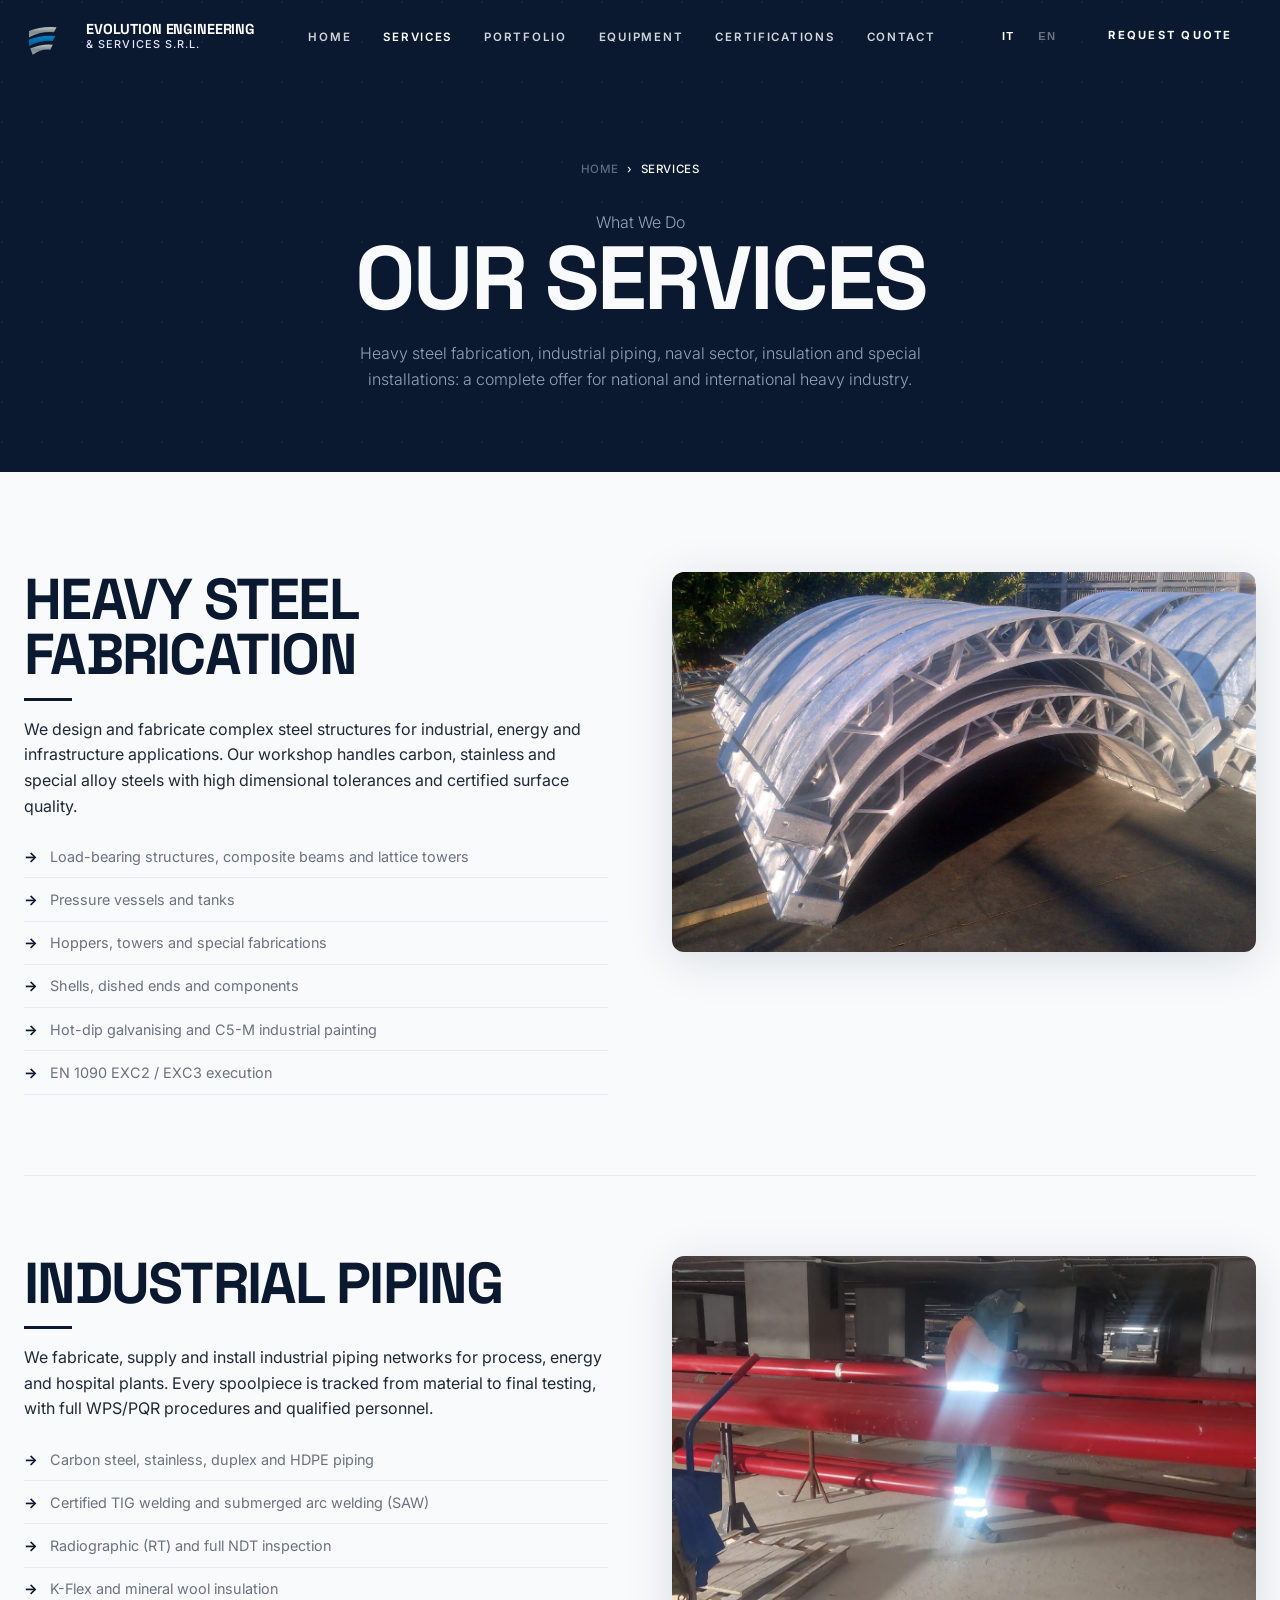
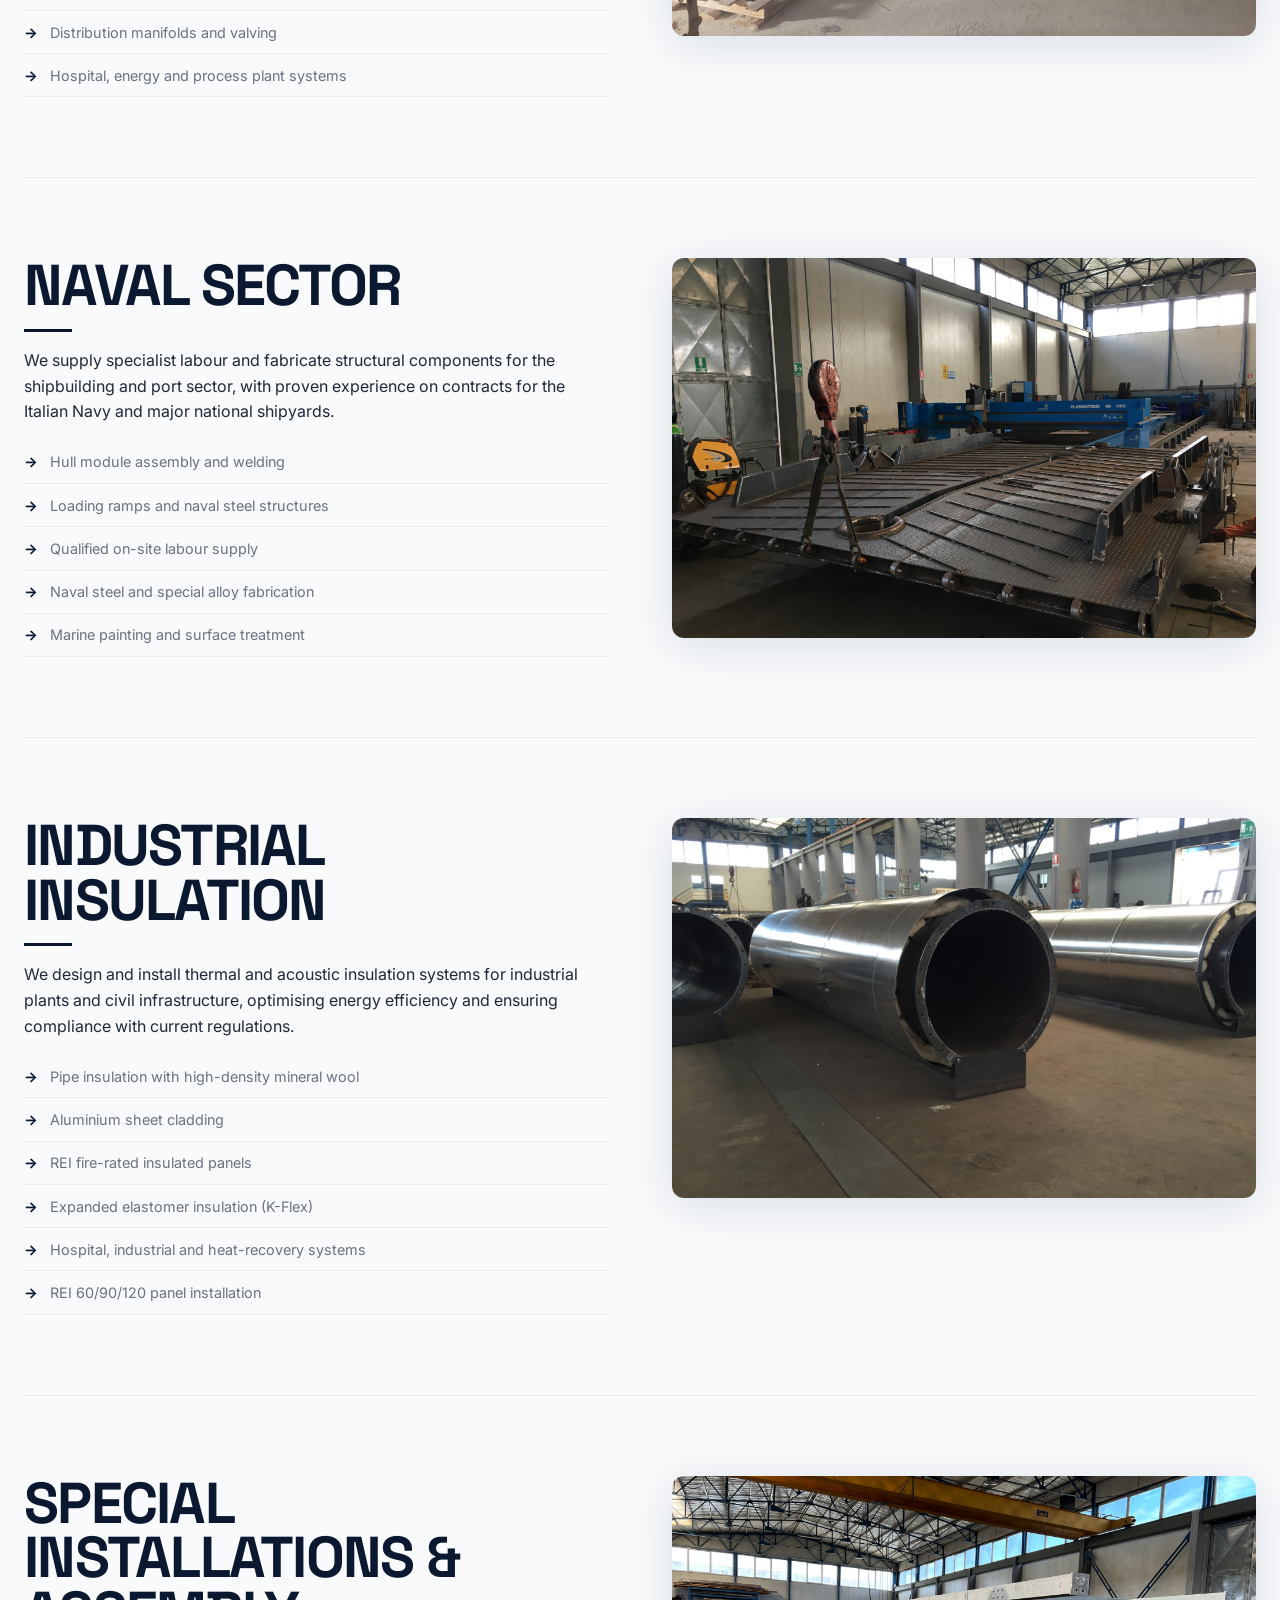
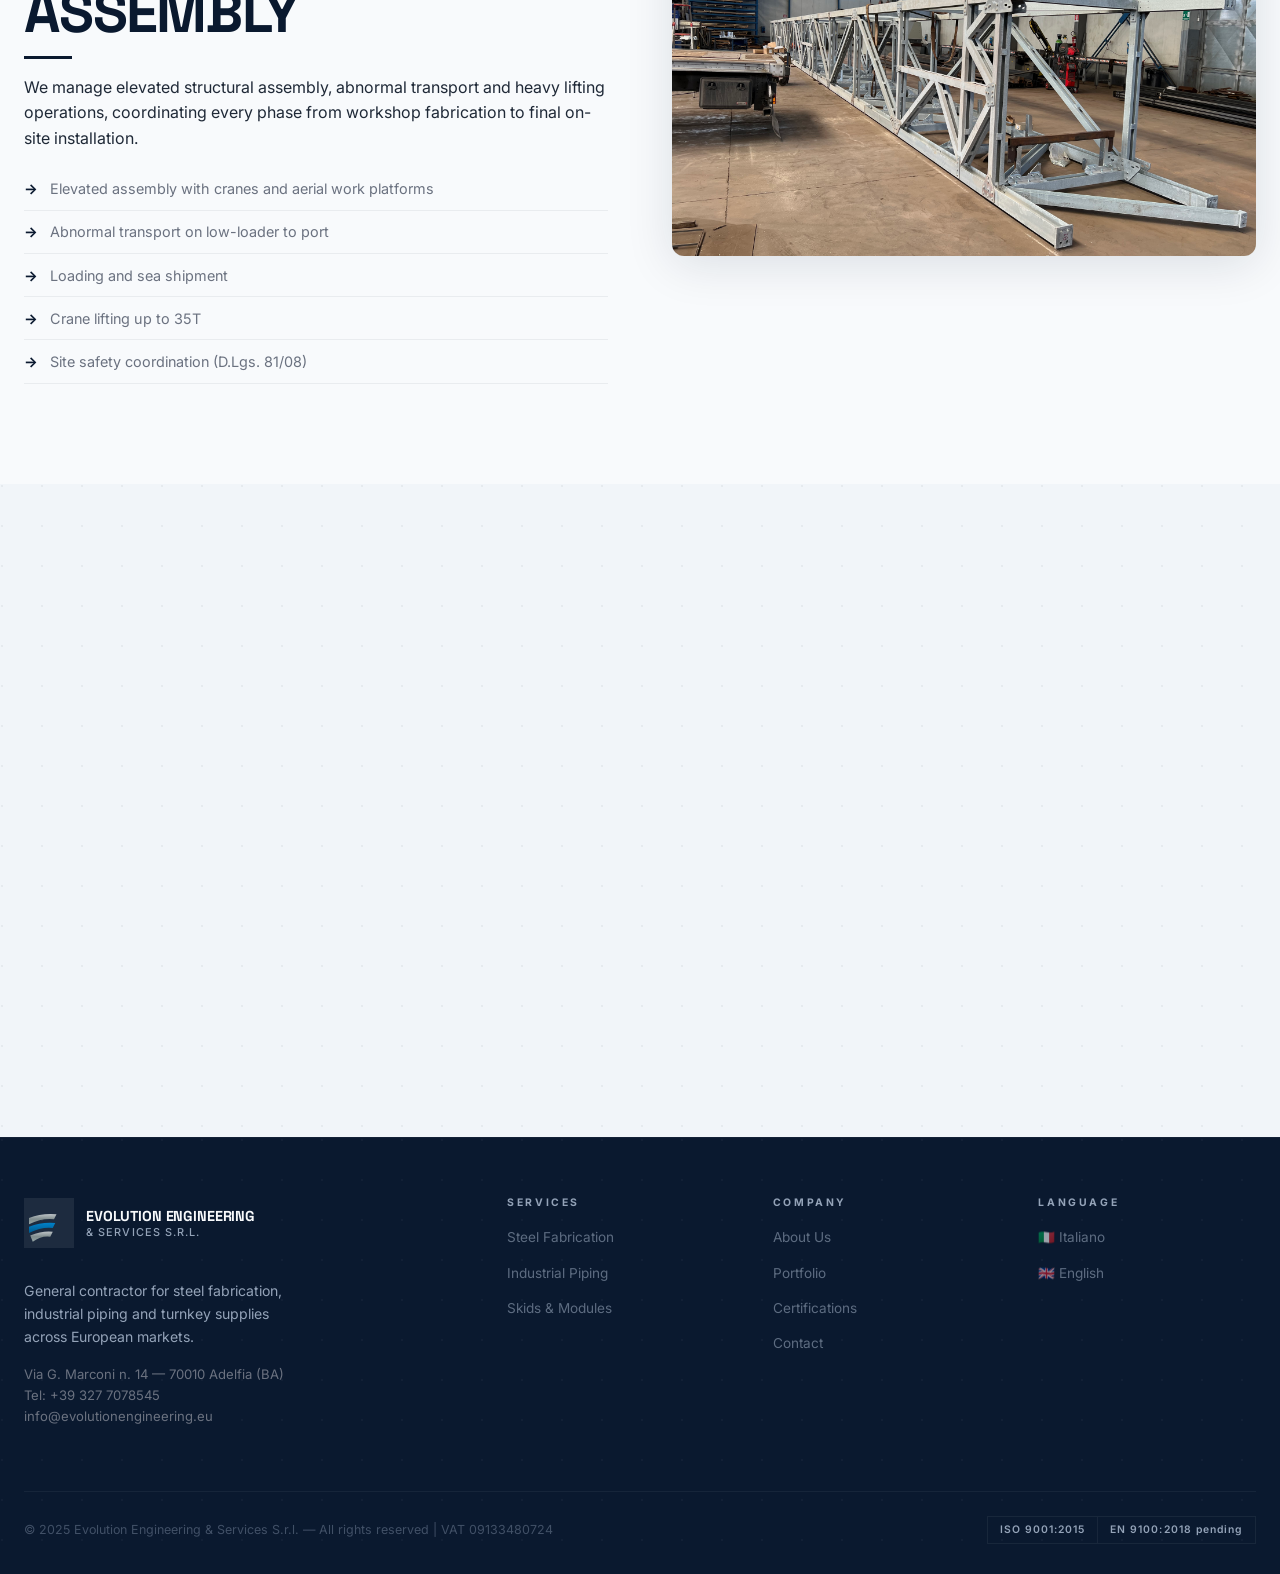
<file: en/pages/services.html>
<!DOCTYPE html>
<html lang="en">
<head>
  <meta charset="UTF-8">
  <meta name="viewport" content="width=device-width, initial-scale=1.0">
  <title>Services | Evolution Engineering & Services S.r.l.</title>
  <meta name="description" content="Steel fabrication, industrial piping, prefabricated skids and executive engineering services by Evolution Engineering & Services S.r.l.">
  <link rel="canonical" href="https://www.evolutionengineering.eu/en/pages/services.html">
  <link rel="icon" type="image/svg+xml" href="../../favicon.svg">
  <link rel="stylesheet" href="../../css/style.css?v=20260418">

  <meta name="keywords" content="heavy steel fabrication, industrial piping, naval sector, industrial insulation, special installations, TIG MIG SAW welding, EN 1090 EXC3, steel structures, metalworking contractor Italy">

  <!-- Open Graph -->
  <meta property="og:type"        content="website">
  <meta property="og:url"         content="https://www.evolutionengineering.eu/en/pages/services.html">
  <meta property="og:title"       content="Services | Evolution Engineering & Services">
  <meta property="og:description" content="Heavy steel fabrication, industrial piping, naval sector and insulation. Complete solutions for heavy industry.">
  <meta property="og:image"       content="https://www.evolutionengineering.eu/images/hero-bg.png">
  <meta property="og:locale"      content="en_GB">

  <!-- Twitter Card -->
  <meta name="twitter:card"        content="summary_large_image">
  <meta name="twitter:title"       content="Services | Evolution Engineering & Services">
  <meta name="twitter:description" content="Heavy steel fabrication, industrial piping, naval sector and industrial insulation.">
  <meta name="twitter:image"       content="https://www.evolutionengineering.eu/images/hero-bg.png">

  <!-- Hreflang -->
  <link rel="alternate" hreflang="it" href="https://www.evolutionengineering.eu/pages/servizi.html">
  <link rel="alternate" hreflang="en" href="https://www.evolutionengineering.eu/en/pages/services.html">

  <script type="application/ld+json">
  {
    "@context": "https://schema.org",
    "@type": "BreadcrumbList",
    "itemListElement": [
    {"@type":"ListItem","position":1,"name":"Home","item":"https://www.evolutionengineering.eu/en/"},
    {"@type":"ListItem","position":2,"name":"Services","item":"https://www.evolutionengineering.eu/en/pages/services.html"}
    ]
  }
  </script>
</head>
<body>
<nav class="nav">
  <div class="nav__inner">
    <a href="../../index.html" class="nav__logo">
      <svg class="nav__logo-mark" width="50" height="50" viewBox="0 0 200 150" xmlns="http://www.w3.org/2000/svg"><defs><linearGradient id="mg-en-sv" x1="0%" y1="0%" x2="0%" y2="100%"><stop offset="0%" style="stop-color:#bdc3c7;stop-opacity:1" /><stop offset="50%" style="stop-color:#7f8c8d;stop-opacity:1" /><stop offset="100%" style="stop-color:#95a5a6;stop-opacity:1" /></linearGradient><linearGradient id="bg-en-sv" x1="0%" y1="0%" x2="0%" y2="100%"><stop offset="0%" style="stop-color:#0081c9;stop-opacity:1" /><stop offset="100%" style="stop-color:#005a8e;stop-opacity:1" /></linearGradient></defs><g transform="translate(20, 35)"><path d="M0 20 Q 50 0, 110 5 L 100 25 Q 50 20, 0 45 Z" fill="url(#mg-en-sv)" /><path d="M0 55 Q 50 35, 105 40 L 95 60 Q 50 55, 0 80 Z" fill="url(#bg-en-sv)" /><path d="M5 90 Q 55 70, 95 75 L 85 95 Q 50 90, 15 115 Z" fill="url(#mg-en-sv)" /></g></svg>
      <div class="nav__logo-text"><strong>Evolution Engineering</strong><span>&amp; Services S.r.l.</span></div>
    </a>
    <ul class="nav__links">
      <li><a href="../index.html">Home</a></li>
      <li><a href="services.html" class="active">Services</a></li>
      <li><a href="portfolio.html">Portfolio</a></li>
      <li><a href="equipment.html">Equipment</a></li>
      <li><a href="certifications.html">Certifications</a></li>
      <li><a href="contacts.html">Contact</a></li>
    </ul>
    <div class="nav__right">
      <div class="nav__lang">
        <button class="lang-btn" data-lang="it">IT</button>
        <button class="lang-btn active" data-lang="en">EN</button>
      </div>
      <a href="contacts.html" class="btn btn--primary btn--sm">Request Quote</a>
    </div>
    <button class="nav__hamburger" aria-label="Open menu" aria-expanded="false"><span></span><span></span><span></span></button>
  </div>
  <div class="nav__mobile">
    <a href="../index.html">Home</a><a href="services.html">Services</a><a href="portfolio.html">Portfolio</a>
    <a href="equipment.html">Equipment</a><a href="certifications.html">Certifications</a><a href="contacts.html">Contact</a>
  </div>
</nav>

<section class="page-hero">
  <div class="container">
    <nav class="breadcrumb"><a href="../index.html">Home</a><span>›</span><span>Services</span></nav>
    <p class="page-hero__label">What We Do</p>
    <h1>Our Services</h1>
    <p>Heavy steel fabrication, industrial piping, naval sector, insulation and special installations: a complete offer for national and international heavy industry.</p>
  </div>
</section>

<section class="section">
  <div class="container">

    <!-- 1. Heavy Steel Fabrication -->
    <div class="service-detail">
      <div class="reveal-left">
        <h2>Heavy Steel Fabrication</h2>
        <span class="gold-line" style="margin:1rem 0"></span>
        <p>We design and fabricate complex steel structures for industrial, energy and infrastructure applications. Our workshop handles carbon, stainless and special alloy steels with high dimensional tolerances and certified surface quality.</p>
        <ul class="service-detail__list">
          <li>Load-bearing structures, composite beams and lattice towers</li>
          <li>Pressure vessels and tanks</li>
          <li>Hoppers, towers and special fabrications</li>
          <li>Shells, dished ends and components</li>
          <li>Hot-dip galvanising and C5-M industrial painting</li>
          <li>EN 1090 EXC2 / EXC3 execution</li>
        </ul>
      </div>
      <div class="reveal-right">
        <img src="../../images/portfolio/commessa-8/Centine.JPG" alt="Heavy Steel Fabrication" style="width:100%;height:380px;object-fit:cover;border-radius:12px;box-shadow:0 8px 48px rgba(10,25,47,0.12)">
      </div>
    </div>

    <!-- 2. Industrial Piping -->
    <div class="service-detail">
      <div class="reveal-right" style="order:2">
        <img src="../../images/portfolio/commessa-2/PHOTO-2023-09-07-10-41-11.jpg" alt="Industrial Piping" style="width:100%;height:380px;object-fit:cover;border-radius:12px;box-shadow:0 8px 48px rgba(10,25,47,0.12)">
      </div>
      <div class="reveal-left" style="order:1">
        <h2>Industrial Piping</h2>
        <span class="gold-line" style="margin:1rem 0"></span>
        <p>We fabricate, supply and install industrial piping networks for process, energy and hospital plants. Every spoolpiece is tracked from material to final testing, with full WPS/PQR procedures and qualified personnel.</p>
        <ul class="service-detail__list">
          <li>Carbon steel, stainless, duplex and HDPE piping</li>
          <li>Certified TIG welding and submerged arc welding (SAW)</li>
          <li>Radiographic (RT) and full NDT inspection</li>
          <li>K-Flex and mineral wool insulation</li>
          <li>Distribution manifolds and valving</li>
          <li>Hospital, energy and process plant systems</li>
        </ul>
      </div>
    </div>

    <!-- 3. Naval Sector -->
    <div class="service-detail">
      <div class="reveal-left">
        <h2>Naval Sector</h2>
        <span class="gold-line" style="margin:1rem 0"></span>
        <p>We supply specialist labour and fabricate structural components for the shipbuilding and port sector, with proven experience on contracts for the Italian Navy and major national shipyards.</p>
        <ul class="service-detail__list">
          <li>Hull module assembly and welding</li>
          <li>Loading ramps and naval steel structures</li>
          <li>Qualified on-site labour supply</li>
          <li>Naval steel and special alloy fabrication</li>
          <li>Marine painting and surface treatment</li>
        </ul>
      </div>
      <div class="reveal-right">
        <img src="../../images/portfolio/commessa-6/IMG_6228.JPG" alt="Naval Sector" style="width:100%;height:380px;object-fit:cover;border-radius:12px;box-shadow:0 8px 48px rgba(10,25,47,0.12)">
      </div>
    </div>

    <!-- 4. Industrial Insulation -->
    <div class="service-detail">
      <div class="reveal-right" style="order:2">
        <img src="../../images/portfolio/commessa-1/IMG_2820.JPG" alt="Industrial Insulation" style="width:100%;height:380px;object-fit:cover;border-radius:12px;box-shadow:0 8px 48px rgba(10,25,47,0.12)">
      </div>
      <div class="reveal-left" style="order:1">
        <h2>Industrial Insulation</h2>
        <span class="gold-line" style="margin:1rem 0"></span>
        <p>We design and install thermal and acoustic insulation systems for industrial plants and civil infrastructure, optimising energy efficiency and ensuring compliance with current regulations.</p>
        <ul class="service-detail__list">
          <li>Pipe insulation with high-density mineral wool</li>
          <li>Aluminium sheet cladding</li>
          <li>REI fire-rated insulated panels</li>
          <li>Expanded elastomer insulation (K-Flex)</li>
          <li>Hospital, industrial and heat-recovery systems</li>
          <li>REI 60/90/120 panel installation</li>
        </ul>
      </div>
    </div>

    <!-- 5. Special Installations -->
    <div class="service-detail" style="border-bottom:none;padding-bottom:0;margin-bottom:0">
      <div class="reveal-left">
        <h2>Special Installations & Assembly</h2>
        <span class="gold-line" style="margin:1rem 0"></span>
        <p>We manage elevated structural assembly, abnormal transport and heavy lifting operations, coordinating every phase from workshop fabrication to final on-site installation.</p>
        <ul class="service-detail__list">
          <li>Elevated assembly with cranes and aerial work platforms</li>
          <li>Abnormal transport on low-loader to port</li>
          <li>Loading and sea shipment</li>
          <li>Crane lifting up to 35T</li>
          <li>Site safety coordination (D.Lgs. 81/08)</li>
        </ul>
      </div>
      <div class="reveal-right">
        <img src="../../images/portfolio/commessa-14/IMG_9046.jpeg" alt="Special Installations" style="width:100%;height:380px;object-fit:cover;border-radius:12px;box-shadow:0 8px 48px rgba(10,25,47,0.12)">
      </div>
    </div>

  </div>
</section>

<section class="section section--alt">
  <div class="container">
    <div class="cta-banner reveal">
      <p class="section__label">Get in Touch</p>
      <h2>Let's Talk About Your Project</h2>
      <p>Send us your technical specifications for a no-obligation assessment.</p>
      <div class="cta-banner__btns">
        <a href="contacts.html" class="btn btn--primary">Request a Quote</a>
        <a href="portfolio.html" class="btn btn--outline">View Portfolio</a>
      </div>
    </div>
  </div>
</section>

<footer class="footer">
  <div class="container">
    <div class="footer__grid">
      <div class="footer__brand">
        <a href="../../index.html" class="nav__logo" style="margin-bottom:1rem;display:inline-flex">
          <svg class="nav__logo-mark" width="50" height="50" viewBox="0 0 200 150" xmlns="http://www.w3.org/2000/svg"><defs><linearGradient id="mg-en-sv" x1="0%" y1="0%" x2="0%" y2="100%"><stop offset="0%" style="stop-color:#bdc3c7;stop-opacity:1" /><stop offset="50%" style="stop-color:#7f8c8d;stop-opacity:1" /><stop offset="100%" style="stop-color:#95a5a6;stop-opacity:1" /></linearGradient><linearGradient id="bg-en-sv" x1="0%" y1="0%" x2="0%" y2="100%"><stop offset="0%" style="stop-color:#0081c9;stop-opacity:1" /><stop offset="100%" style="stop-color:#005a8e;stop-opacity:1" /></linearGradient></defs><g transform="translate(20, 35)"><path d="M0 20 Q 50 0, 110 5 L 100 25 Q 50 20, 0 45 Z" fill="url(#mg-en-sv)" /><path d="M0 55 Q 50 35, 105 40 L 95 60 Q 50 55, 0 80 Z" fill="url(#bg-en-sv)" /><path d="M5 90 Q 55 70, 95 75 L 85 95 Q 50 90, 15 115 Z" fill="url(#mg-en-sv)" /></g></svg>
          <div class="nav__logo-text"><strong>Evolution Engineering</strong><span>&amp; Services S.r.l.</span></div>
        </a>
        <p>General contractor for steel fabrication, industrial piping and turnkey supplies across European markets.</p>
        <p style="font-size:0.82rem;color:var(--text-muted)">
          Via G. Marconi n. 14 — 70010 Adelfia (BA)<br>
          Tel: +39 327 7078545<br>
          info@evolutionengineering.eu
        </p>
      </div>
      <div class="footer__col"><h4>Services</h4><ul><li><a href="services.html">Steel Fabrication</a></li><li><a href="services.html">Industrial Piping</a></li><li><a href="services.html">Skids & Modules</a></li></ul></div>
      <div class="footer__col"><h4>Company</h4><ul><li><a href="../index.html#about">About Us</a></li><li><a href="portfolio.html">Portfolio</a></li><li><a href="certifications.html">Certifications</a></li><li><a href="contacts.html">Contact</a></li></ul></div>
      <div class="footer__col"><h4>Language</h4><ul><li><a href="../../index.html">🇮🇹 Italiano</a></li><li><a href="../index.html">🇬🇧 English</a></li></ul></div>
    </div>
    <div class="footer__bottom">
      <p>© 2025 Evolution Engineering & Services S.r.l. — All rights reserved | VAT 09133480724</p>
      <div class="footer__certifications"><span>ISO 9001:2015</span><span>EN 9100:2018 pending</span></div>
    </div>
  </div>
</footer>
<script src="../../js/main.js?v=20260418" defer></script>
</body>
</html>
</file>
<file: css/style.css>
/* ============================================================
   Evolution Engineering & Services S.r.l. — Global Stylesheet
   Palette: #0a192f (navy) | #94a3b8 (accent) | #f8fafc (bg)
   Font: Space Grotesk (headings) | Inter (body)
   ============================================================ */

/* ---------- Google Fonts Import ---------- */
@import url('https://fonts.googleapis.com/css2?family=Inter:wght@300;400;500;600;700;800&family=Space+Grotesk:wght@300;400;500;600;700&display=swap');

/* ---------- CSS Custom Properties ---------- */
:root {
  --bg-primary:    #f8fafc;
  --bg-secondary:  #f1f5f9;
  --bg-card:       #ffffff;
  --navy:          #0a192f;
  --navy-mid:      #1f2937;
  --navy-light:    #374151;
  --accent:        #94a3b8;
  --accent-dark:   #64748b;
  --text-primary:  #1f2937;
  --text-muted:    #6b7280;
  --text-light:    #f8fafc;
  --border:        rgba(10, 25, 47, 0.12);
  --border-subtle: rgba(10, 25, 47, 0.06);
  --shadow:        0 4px 32px rgba(10,25,47,0.08);
  --shadow-md:     0 8px 48px rgba(10,25,47,0.12);
  --radius:        0px;
  --radius-lg:     0px;
  --transition:    0.3s ease;
  --nav-h:         72px;
  --font-heading:  'Space Grotesk', ui-sans-serif, system-ui, sans-serif;
  --font-body:     'Inter', ui-sans-serif, system-ui, sans-serif;
}

/* ---------- Reset & Base ---------- */
*, *::before, *::after { box-sizing: border-box; margin: 0; padding: 0; }

html {
  scroll-behavior: smooth;
  font-size: 16px;
  -webkit-tap-highlight-color: transparent;
}

body {
  background-color: var(--bg-primary);
  color: var(--text-primary);
  font-family: var(--font-body);
  font-weight: 400;
  line-height: 1.6;
  overflow-x: hidden;
  -webkit-font-smoothing: antialiased;
}

img { max-width: 100%; height: auto; display: block; }
a  { color: var(--navy); text-decoration: none; transition: color var(--transition); }
a:hover { color: var(--accent-dark); }

ul { list-style: none; }

/* ---------- Scrollbar ---------- */
::-webkit-scrollbar { width: 6px; }
::-webkit-scrollbar-track { background: var(--bg-secondary); }
::-webkit-scrollbar-thumb { background: var(--navy); border-radius: 999px; }
::-webkit-scrollbar-thumb:hover { background: var(--navy-mid); }

/* ---------- Typography ---------- */
h1, h2, h3, h4, h5 {
  font-family: var(--font-heading);
  letter-spacing: -0.03em;
  line-height: 0.95;
  color: var(--navy);
  font-weight: 700;
  text-transform: uppercase;
}

h1 { font-size: clamp(3rem, 7vw, 6.5rem); }
h2 { font-size: clamp(2.2rem, 4.5vw, 4rem); }
h3 { font-size: clamp(1.3rem, 2.5vw, 1.75rem); }
h4 { font-size: 1.2rem; }

p { margin-bottom: 1rem; }

/* ---------- Layout Utilities ---------- */
.container {
  width: 100%;
  max-width: 1280px;
  margin: 0 auto;
  padding: 0 1.5rem;
}

.section {
  padding: 100px 0;
}

.section--alt {
  background-color: var(--bg-secondary);
}

/* Industrial dot grid overlay for sections */
.section--alt {
  background-color: var(--bg-secondary);
  background-image: radial-gradient(circle at 2px 2px, rgba(10,25,47,0.05) 1px, transparent 0);
  background-size: 40px 40px;
}

.section__header {
  text-align: center;
  margin-bottom: 3.5rem;
}

.section__label {
  display: inline-block;
  font-family: var(--font-body);
  font-size: 0.7rem;
  font-weight: 700;
  letter-spacing: 0.5em;
  text-transform: uppercase;
  color: var(--accent-dark);
  margin-bottom: 0.75rem;
}

.section__title {
  margin-bottom: 1rem;
}

.section__desc {
  max-width: 640px;
  margin: 0 auto;
  color: var(--text-muted);
  font-size: 1.05rem;
  font-weight: 400;
  line-height: 1.7;
  text-transform: none;
  letter-spacing: normal;
}

/* Accent underline */
.gold-line {
  display: block;
  width: 48px;
  height: 3px;
  background: var(--navy);
  margin: 1.25rem auto 0;
}

/* ---------- Buttons ---------- */
.btn {
  display: inline-flex;
  align-items: center;
  justify-content: center;
  gap: 0.5rem;
  padding: 1rem 2.5rem;
  font-family: var(--font-body);
  font-weight: 700;
  font-size: 0.75rem;
  letter-spacing: 0.2em;
  text-transform: uppercase;
  cursor: pointer;
  border: 1px solid transparent;
  transition: all 0.5s ease;
  text-decoration: none;
  position: relative;
  overflow: hidden;
}

.btn--primary {
  background: var(--navy);
  color: var(--text-light);
  border-color: var(--navy);
}
.btn--primary:hover {
  background: var(--navy-mid);
  border-color: var(--navy-mid);
  color: var(--text-light);
  transform: translateY(-1px);
  box-shadow: var(--shadow-md);
}

.btn--outline {
  background: transparent;
  color: var(--navy);
  border-color: rgba(10,25,47,0.2);
}
.btn--outline:hover {
  background: var(--navy);
  color: var(--text-light);
  border-color: var(--navy);
  transform: translateY(-1px);
}

.btn--sm {
  padding: 0.6rem 1.4rem;
  font-size: 0.7rem;
}

/* ---------- Navigation ---------- */
.nav {
  position: fixed;
  top: 0;
  left: 0;
  width: 100%;
  height: var(--nav-h);
  z-index: 1000;
  transition: background var(--transition), box-shadow var(--transition);
  background: rgba(248,250,252,0);
}

.nav.scrolled {
  background: rgba(248,250,252,0.97);
  box-shadow: 0 1px 0 var(--border);
  backdrop-filter: blur(16px);
}

/* Testo navbar quando scrollata */
.nav.scrolled .nav__logo-text strong {
  color: #1a1f2e;
}

.nav.scrolled .nav__logo-text span {
  color: #4a5568;
}

.nav.scrolled .nav__links a {
  color: #4a5568;
}

.nav.scrolled .nav__links a:hover,
.nav.scrolled .nav__links a.active {
  color: #0a192f;
}

.nav__inner {
  display: flex;
  align-items: center;
  justify-content: space-between;
  height: 100%;
  max-width: 1280px;
  margin: 0 auto;
  padding: 0 1.5rem;
}

/* Logo */
.nav__logo {
  display: flex;
  align-items: center;
  gap: 0.75rem;
  text-decoration: none;
}

.nav__logo-mark {
  width: 50px;
  height: 50px;
  display: flex;
  align-items: center;
  justify-content: center;
  flex-shrink: 0;
}

.nav__logo-text {
  display: flex;
  flex-direction: column;
  line-height: 1.2;
}

.nav__logo-text strong {
  font-family: var(--font-heading);
  font-size: 0.9rem;
  letter-spacing: -0.01em;
  color: #ffffff;
  text-transform: uppercase;
  font-weight: 700;
}

.nav__logo-text span {
  font-size: 0.68rem;
  color: #e0e7ff;
  letter-spacing: 0.1em;
  text-transform: uppercase;
  font-weight: 500;
}

/* Nav links */
.nav__links {
  display: flex;
  align-items: center;
  gap: 0;
}

.nav__links a {
  padding: 0.5rem 1rem;
  font-size: 0.72rem;
  font-weight: 600;
  letter-spacing: 0.15em;
  color: #d1d5db;
  text-transform: uppercase;
  transition: color var(--transition);
}

.nav__links a:hover,
.nav__links a.active {
  color: #ffffff;
}

/* Lang toggle */
.nav__lang {
  display: flex;
  align-items: center;
  gap: 0;
  border: 1px solid var(--border);
  padding: 0;
  overflow: hidden;
}

.lang-btn {
  padding: 0.35rem 0.75rem;
  font-size: 0.7rem;
  font-weight: 700;
  letter-spacing: 0.1em;
  cursor: pointer;
  transition: all var(--transition);
  color: var(--text-muted);
  border: none;
  background: transparent;
  text-transform: uppercase;
}

.lang-btn.active {
  background: var(--navy);
  color: var(--text-light);
}

/* Nav right group */
.nav__right {
  display: flex;
  align-items: center;
  gap: 1rem;
}

/* Hamburger */
.nav__hamburger {
  display: none;
  flex-direction: column;
  gap: 5px;
  cursor: pointer;
  padding: 0.5rem;
  background: none;
  border: none;
}

.nav__hamburger span {
  display: block;
  width: 24px;
  height: 1.5px;
  background: var(--navy);
  transition: all var(--transition);
}

/* Mobile menu */
.nav__mobile {
  display: none;
  position: fixed;
  top: var(--nav-h);
  left: 0;
  width: 100%;
  background: rgba(248,250,252,0.98);
  padding: 1.5rem;
  border-top: 1px solid var(--border);
  flex-direction: column;
  gap: 0.25rem;
  backdrop-filter: blur(16px);
}

.nav__mobile.open { display: flex; }

.nav__mobile a {
  padding: 0.85rem 1rem;
  color: var(--text-muted);
  font-size: 0.78rem;
  font-weight: 600;
  letter-spacing: 0.15em;
  text-transform: uppercase;
  border-bottom: 1px solid var(--border-subtle);
}

.nav__mobile a:hover { color: var(--navy); }

/* ---------- Hero Section ---------- */
.hero {
  min-height: 100vh;
  display: flex;
  align-items: center;
  position: relative;
  overflow: hidden;
  padding-top: var(--nav-h);
  background-color: var(--navy);
  background-image: url('../images/hero-bg.png');
  background-size: cover;
  background-position: center center;
  background-repeat: no-repeat;
}

/* Dark overlay: gradiente navy a sinistra per leggibilità testo + dot pattern industriale */
.hero::before {
  content: '';
  position: absolute;
  inset: 0;
  background:
    radial-gradient(circle at 2px 2px, rgba(255,255,255,0.04) 1px, transparent 0),
    linear-gradient(100deg, rgba(10,25,47,0.92) 0%, rgba(10,25,47,0.75) 55%, rgba(10,25,47,0.35) 100%);
  background-size: 40px 40px, cover;
  z-index: 1;
}

/* Vignetta in basso per transizione verso le sezioni successive */
.hero::after {
  content: '';
  position: absolute;
  bottom: 0;
  left: 0;
  right: 0;
  height: 180px;
  background: linear-gradient(to bottom, transparent 0%, rgba(10,25,47,0.6) 100%);
  z-index: 1;
  pointer-events: none;
}

.hero__inner {
  position: relative;
  z-index: 2;
  display: grid;
  grid-template-columns: 1fr auto;
  gap: 4rem;
  align-items: center;
  max-width: 1280px;
  margin: 0 auto;
  padding: 0 1.5rem;
  width: 100%;
}

.hero__label {
  display: inline-flex;
  align-items: center;
  gap: 0.75rem;
  font-size: 0.7rem;
  font-weight: 700;
  letter-spacing: 0.5em;
  text-transform: uppercase;
  color: var(--accent);
  margin-bottom: 1.5rem;
}

.hero__label::before {
  content: '';
  display: block;
  width: 40px;
  height: 1px;
  background: var(--accent);
}

.hero__title {
  margin-bottom: 1.5rem;
  max-width: 720px;
  color: var(--text-light);
}

.hero__title em {
  font-style: normal;
  -webkit-text-stroke: 1px rgba(248,250,252,0.5);
  color: transparent;
}

.hero__subtitle {
  font-size: 1.1rem;
  color: rgba(148,163,184,0.8);
  max-width: 520px;
  margin-bottom: 2.5rem;
  line-height: 1.7;
  font-weight: 300;
}

.hero__cta {
  display: flex;
  gap: 1rem;
  flex-wrap: wrap;
}

/* Hero buttons override for dark bg */
.hero .btn--primary {
  background: var(--text-light);
  color: var(--navy);
  border-color: var(--text-light);
}
.hero .btn--primary:hover {
  background: var(--accent);
  border-color: var(--accent);
  color: var(--navy);
}
.hero .btn--outline {
  color: rgba(248,250,252,0.7);
  border-color: rgba(248,250,252,0.2);
}
.hero .btn--outline:hover {
  background: rgba(248,250,252,0.1);
  color: var(--text-light);
  border-color: rgba(248,250,252,0.4);
}

/* Stats sidebar */
.hero__stats {
  display: flex;
  flex-direction: column;
  gap: 1px;
  min-width: 180px;
  border: 1px solid rgba(255,255,255,0.08);
}

.stat-card {
  background: rgba(255,255,255,0.04);
  border: none;
  border-bottom: 1px solid rgba(255,255,255,0.06);
  padding: 1.5rem 1.75rem;
  text-align: center;
  position: relative;
  backdrop-filter: blur(8px);
}

.stat-card:last-child { border-bottom: none; }

.stat-card::before {
  content: '';
  position: absolute;
  top: 0;
  left: 0;
  width: 2px;
  height: 100%;
  background: rgba(148,163,184,0.3);
}

.stat-card__num {
  font-family: var(--font-heading);
  font-size: 2.5rem;
  color: var(--text-light);
  display: block;
  line-height: 1;
  margin-bottom: 0.35rem;
  font-weight: 700;
  letter-spacing: -0.04em;
}

.stat-card__label {
  font-size: 0.65rem;
  letter-spacing: 0.15em;
  text-transform: uppercase;
  color: var(--accent);
  font-weight: 500;
}

/* Scroll indicator */
.hero__scroll {
  position: absolute;
  bottom: 2rem;
  left: 50%;
  transform: translateX(-50%);
  z-index: 2;
  display: flex;
  flex-direction: column;
  align-items: center;
  gap: 0.5rem;
  color: var(--accent);
  font-size: 0.65rem;
  letter-spacing: 0.2em;
  text-transform: uppercase;
  font-weight: 600;
  animation: bounce 2s infinite;
}

.hero__scroll::after {
  content: '';
  display: block;
  width: 1px;
  height: 40px;
  background: linear-gradient(to bottom, var(--accent), transparent);
}

@keyframes bounce {
  0%, 100% { transform: translateX(-50%) translateY(0); }
  50%       { transform: translateX(-50%) translateY(6px); }
}

/* ---------- Chi Siamo ---------- */
.about__grid {
  display: grid;
  grid-template-columns: 1fr 1fr;
  gap: 5rem;
  align-items: start;
}

.about__text p {
  color: var(--text-muted);
  font-weight: 400;
  line-height: 1.8;
}

.about__capabilities {
  display: grid;
  gap: 0;
}

.capability-item {
  display: flex;
  align-items: center;
  gap: 1rem;
  padding: 1rem 0;
  border-bottom: 1px solid var(--border-subtle);
  transition: padding-left var(--transition);
}

.capability-item:first-child { border-top: 1px solid var(--border-subtle); }
.capability-item:hover { padding-left: 0.5rem; }

.capability-item__icon {
  width: 32px;
  height: 32px;
  display: flex;
  align-items: center;
  justify-content: center;
  font-size: 1rem;
  flex-shrink: 0;
  color: var(--navy);
}

.capability-item__text {
  font-size: 0.88rem;
  font-weight: 500;
  color: var(--text-primary);
}

/* ---------- Servizi ---------- */
.services__grid {
  display: grid;
  grid-template-columns: repeat(3, 1fr);
  gap: 1px;
  background: var(--border-subtle);
  border: 1px solid var(--border-subtle);
}

.service-card {
  background: var(--bg-card);
  padding: 2.5rem 2rem;
  transition: all var(--transition);
  position: relative;
  overflow: hidden;
}

.service-card::after {
  content: '';
  position: absolute;
  bottom: 0;
  left: 0;
  width: 0;
  height: 2px;
  background: var(--navy);
  transition: width 0.5s ease;
}

.service-card:hover {
  background: var(--bg-secondary);
}

.service-card:hover::after { width: 100%; }

.service-card__icon {
  font-size: 1.75rem;
  margin-bottom: 1.5rem;
  filter: grayscale(1);
}

.service-card__title {
  margin-bottom: 0.75rem;
  font-size: 1.1rem;
  color: var(--navy);
}

.service-card__desc {
  font-size: 0.88rem;
  color: var(--text-muted);
  line-height: 1.75;
  margin: 0;
  text-transform: none;
  letter-spacing: normal;
  font-weight: 400;
}

/* ---------- Settori ---------- */
.sectors__grid {
  display: grid;
  grid-template-columns: repeat(6, 1fr);
  gap: 1px;
  background: var(--border-subtle);
  border: 1px solid var(--border-subtle);
}

.sector-card {
  background: var(--bg-card);
  padding: 2rem 1rem;
  text-align: center;
  transition: all var(--transition);
}

.sector-card:hover {
  background: var(--navy);
}

.sector-card:hover .sector-card__name,
.sector-card:hover .sector-card__icon {
  color: var(--text-light);
  filter: grayscale(0);
}

.sector-card__icon {
  font-size: 2rem;
  margin-bottom: 0.75rem;
  display: block;
  filter: grayscale(0.3);
  transition: filter var(--transition);
}

.sector-card__name {
  font-family: var(--font-heading);
  font-size: 0.75rem;
  letter-spacing: 0.15em;
  color: var(--navy);
  font-weight: 600;
  transition: color var(--transition);
}

/* ---------- Certificazioni Strip ---------- */
.certs {
  background: var(--navy);
  padding: 60px 0;
  position: relative;
  overflow: hidden;
}

.certs::before {
  content: '';
  position: absolute;
  inset: 0;
  background-image: radial-gradient(circle at 2px 2px, rgba(255,255,255,0.04) 1px, transparent 0);
  background-size: 40px 40px;
}

.certs__inner {
  display: flex;
  align-items: center;
  justify-content: space-between;
  flex-wrap: wrap;
  gap: 2rem;
  position: relative;
  z-index: 1;
}

.certs__left h2 {
  color: var(--text-light);
  margin-bottom: 0.5rem;
}

.certs__left p {
  color: var(--accent);
  margin: 0;
  font-size: 0.9rem;
  text-transform: none;
  letter-spacing: normal;
  font-weight: 400;
}

.certs__badges {
  display: flex;
  gap: 1px;
  flex-wrap: wrap;
  background: rgba(255,255,255,0.05);
}

.cert-badge {
  background: rgba(255,255,255,0.04);
  border: none;
  padding: 1rem 1.5rem;
  text-align: center;
  min-width: 130px;
  transition: background var(--transition);
}

.cert-badge:hover { background: rgba(255,255,255,0.1); }

.cert-badge__code {
  font-family: var(--font-heading);
  font-size: 1rem;
  color: var(--text-light);
  letter-spacing: -0.02em;
  font-weight: 700;
}

.cert-badge__label {
  font-size: 0.65rem;
  color: var(--accent);
  letter-spacing: 0.15em;
  text-transform: uppercase;
  margin-top: 0.25rem;
  font-weight: 500;
}

/* ---------- Mercati ---------- */
.markets__grid {
  display: grid;
  grid-template-columns: repeat(4, 1fr);
  gap: 1.5rem;
}

.market-card {
  background: var(--bg-card);
  border: 1px solid var(--border-subtle);
  padding: 2rem 1.5rem;
  text-align: center;
  transition: all var(--transition);
}

.market-card:hover {
  border-color: var(--navy);
  transform: translateY(-3px);
  box-shadow: var(--shadow);
}

.market-card__flag { font-size: 2.5rem; margin-bottom: 0.75rem; }
.market-card__name {
  font-family: var(--font-heading);
  font-size: 1rem;
  color: var(--navy);
  margin-bottom: 0.5rem;
  font-weight: 700;
}
.market-card__desc { font-size: 0.82rem; color: var(--text-muted); margin: 0; text-transform: none; letter-spacing: normal; font-weight: 400; }

/* ---------- Portfolio Preview ---------- */
.portfolio-preview__grid {
  display: grid;
  grid-template-columns: repeat(2, 1fr);
  gap: 1.5rem;
}

.project-card {
  background: var(--bg-card);
  border: 1px solid var(--border-subtle);
  overflow: hidden;
  transition: all var(--transition);
}

.project-card:hover {
  border-color: var(--navy);
  transform: translateY(-3px);
  box-shadow: var(--shadow);
}

.project-card__img {
  width: 100%;
  height: 220px;
  object-fit: cover;
  background: var(--bg-secondary);
  display: flex;
  align-items: center;
  justify-content: center;
  color: var(--text-muted);
  font-size: 0.85rem;
  letter-spacing: 0.08em;
}

.project-card__img.placeholder {
  background:
    radial-gradient(circle at 2px 2px, rgba(10,25,47,0.05) 1px, transparent 0);
  background-size: 40px 40px;
  display: flex;
  align-items: center;
  justify-content: center;
  height: 220px;
}

.project-card__body {
  padding: 1.5rem;
}

.project-card__meta {
  display: flex;
  gap: 1rem;
  font-size: 0.75rem;
  color: var(--text-muted);
  margin-bottom: 0.5rem;
  font-weight: 500;
  letter-spacing: 0.05em;
  text-transform: uppercase;
}

.project-card__meta span { display: flex; align-items: center; gap: 0.3rem; }

.project-card__title {
  font-size: 1.1rem;
  margin-bottom: 0.5rem;
  color: var(--navy);
}

.project-card__desc {
  font-size: 0.88rem;
  color: var(--text-muted);
  margin-bottom: 1rem;
  text-transform: none;
  letter-spacing: normal;
  font-weight: 400;
}

.project-card__tags {
  display: flex;
  gap: 0.5rem;
  flex-wrap: wrap;
}

.tag {
  background: var(--bg-secondary);
  color: var(--navy-light);
  border: 1px solid var(--border);
  padding: 0.2rem 0.65rem;
  font-size: 0.68rem;
  font-weight: 600;
  letter-spacing: 0.1em;
  text-transform: uppercase;
}

.portfolio-preview__cta {
  text-align: center;
  margin-top: 3rem;
}

/* ---------- Portfolio Full Page ---------- */
.portfolio__filters {
  display: flex;
  gap: 0;
  justify-content: center;
  flex-wrap: wrap;
  margin-bottom: 3rem;
  border: 1px solid var(--border);
}

.filter-btn {
  padding: 0.65rem 1.5rem;
  font-family: var(--font-body);
  font-size: 0.72rem;
  font-weight: 700;
  letter-spacing: 0.15em;
  text-transform: uppercase;
  cursor: pointer;
  border: none;
  border-right: 1px solid var(--border);
  background: transparent;
  color: var(--text-muted);
  transition: all var(--transition);
}

.filter-btn:last-child { border-right: none; }

.filter-btn:hover,
.filter-btn.active {
  background: var(--navy);
  color: var(--text-light);
}

.portfolio__grid {
  display: grid;
  grid-template-columns: repeat(3, 1fr);
  gap: 1.5rem;
}

/* ---------- Lightbox ---------- */
.lightbox {
  display: none;
  position: fixed;
  inset: 0;
  z-index: 9000;
  background: rgba(10,25,47,0.95);
  align-items: center;
  justify-content: center;
  padding: 2rem;
}

.lightbox.open { display: flex; }

.lightbox__img {
  max-width: 90vw;
  max-height: 85vh;
  object-fit: contain;
}

.lightbox__close {
  position: absolute;
  top: 1.5rem;
  right: 1.5rem;
  background: rgba(255,255,255,0.05);
  border: 1px solid rgba(255,255,255,0.1);
  color: var(--text-light);
  width: 44px;
  height: 44px;
  cursor: pointer;
  font-size: 1.2rem;
  display: flex;
  align-items: center;
  justify-content: center;
  transition: all var(--transition);
}

.lightbox__close:hover { background: rgba(255,255,255,0.15); }

.lightbox__prev,
.lightbox__next {
  position: absolute;
  top: 50%;
  transform: translateY(-50%);
  background: rgba(255,255,255,0.08);
  border: 1px solid rgba(255,255,255,0.15);
  color: var(--text-light);
  width: 48px;
  height: 64px;
  cursor: pointer;
  font-size: 2rem;
  display: flex;
  align-items: center;
  justify-content: center;
  transition: background var(--transition);
  user-select: none;
}
.lightbox__prev { left: 1.5rem; }
.lightbox__next { right: 1.5rem; }
.lightbox__prev:hover,
.lightbox__next:hover { background: rgba(255,255,255,0.2); }

.lightbox__counter {
  position: absolute;
  bottom: 1.2rem;
  left: 50%;
  transform: translateX(-50%);
  color: rgba(255,255,255,0.6);
  font-size: 0.85rem;
  letter-spacing: 0.05em;
}

.project-card__count {
  position: absolute;
  bottom: 0.5rem;
  right: 0.5rem;
  background: rgba(10,25,47,0.75);
  color: #fff;
  font-size: 0.78rem;
  padding: 0.2rem 0.5rem;
  border-radius: 3px;
  pointer-events: none;
}

/* ---------- Mission / Vision / Valori ---------- */
.mvv__grid {
  display: grid;
  grid-template-columns: repeat(3, 1fr);
  gap: 2rem;
  margin-top: 3rem;
}

.mvv-card {
  background: var(--bg-card);
  border: 1px solid #d1d5db;
  border-radius: 12px;
  padding: 2rem;
  display: flex;
  flex-direction: column;
  gap: 1rem;
}

.mvv-card__icon {
  font-size: 1.8rem;
  color: var(--accent);
  line-height: 1;
}

.mvv-card__title {
  font-size: 1.15rem;
  font-weight: 700;
  color: var(--text-primary);
  margin: 0;
}

.mvv-card__text {
  color: var(--text-primary);
  line-height: 1.7;
  margin: 0;
}

.mvv-card__values {
  list-style: none;
  padding: 0;
  margin: 0;
  display: flex;
  flex-direction: column;
  gap: 0.6rem;
  color: var(--text-primary);
  line-height: 1.6;
}

.mvv-card__values li strong {
  color: var(--text-primary);
}

@media (max-width: 900px) {
  .mvv__grid { grid-template-columns: 1fr; }
}

/* ---------- Servizi Page ---------- */
.service-detail {
  display: grid;
  grid-template-columns: 1fr 1fr;
  gap: 4rem;
  align-items: start;
  margin-bottom: 5rem;
  padding-bottom: 5rem;
  border-bottom: 1px solid var(--border-subtle);
}

.service-detail:last-child { border-bottom: none; margin-bottom: 0; padding-bottom: 0; }

.service-detail__icon { font-size: 2.5rem; margin-bottom: 1rem; filter: grayscale(0.5); }
.service-detail__list { margin-top: 1rem; display: grid; gap: 0; }
.service-detail__list li {
  display: flex;
  align-items: center;
  gap: 0.75rem;
  font-size: 0.9rem;
  color: var(--text-muted);
  padding: 0.6rem 0;
  border-bottom: 1px solid var(--border-subtle);
  font-weight: 400;
}

.service-detail__list li::before {
  content: '→';
  color: var(--navy);
  flex-shrink: 0;
  font-weight: 700;
}

/* ---------- Attrezzature ---------- */
.equipment__grid {
  display: grid;
  grid-template-columns: repeat(3, 1fr);
  gap: 1.5rem;
}

.equip-card {
  background: var(--bg-card);
  border: 1px solid var(--border-subtle);
  overflow: hidden;
  transition: all var(--transition);
}

.equip-card:hover {
  border-color: var(--navy);
  transform: translateY(-3px);
  box-shadow: var(--shadow);
}

.equip-card__img {
  width: 100%;
  height: 180px;
  object-fit: cover;
}

.equip-card__img.placeholder {
  background-image: radial-gradient(circle at 2px 2px, rgba(10,25,47,0.06) 1px, transparent 0);
  background-size: 40px 40px;
  background-color: var(--bg-secondary);
  display: flex;
  align-items: center;
  justify-content: center;
  color: var(--text-muted);
  font-size: 0.8rem;
}

.equip-card__body { padding: 1.25rem; }
.equip-card__cat {
  font-size: 0.65rem;
  letter-spacing: 0.2em;
  text-transform: uppercase;
  color: var(--accent-dark);
  margin-bottom: 0.5rem;
  font-weight: 700;
}
.equip-card__name { font-size: 1rem; margin-bottom: 0.4rem; color: var(--navy); }
.equip-card__specs { font-size: 0.8rem; color: var(--accent-dark); margin-bottom: 0.5rem; font-weight: 500; text-transform: none; letter-spacing: normal; }
.equip-card__desc { font-size: 0.85rem; color: var(--text-primary); margin: 0; text-transform: none; letter-spacing: normal; font-weight: 400; }

/* Stat cards on light (section--alt) background */
.section--alt .stat-card {
  background: var(--bg-card);
  border: 1px solid var(--border-subtle);
  border-bottom: 1px solid var(--border-subtle);
  border-radius: 10px;
}
.section--alt .stat-card:last-child { border-bottom: 1px solid var(--border-subtle); }
.section--alt .stat-card__num { color: var(--navy); }
.section--alt .stat-card__label { color: var(--text-muted); }

/* ---------- Certificazioni ---------- */
.cert-cards {
  display: grid;
  grid-template-columns: repeat(2, 1fr);
  gap: 1px;
  background: var(--border-subtle);
  border: 1px solid var(--border-subtle);
}

.cert-card {
  background: var(--bg-card);
  padding: 2.5rem;
  transition: background var(--transition);
}

.cert-card:hover { background: var(--bg-secondary); }

.cert-card__badge {
  font-family: var(--font-heading);
  font-size: 1.75rem;
  color: var(--navy);
  letter-spacing: -0.03em;
  margin-bottom: 0.75rem;
  font-weight: 700;
}

.cert-card__name { font-size: 1rem; margin-bottom: 0.75rem; color: var(--navy); }
.cert-card__desc { font-size: 0.88rem; color: var(--text-muted); margin: 0; text-transform: none; letter-spacing: normal; font-weight: 400; }

/* ---------- Contatti ---------- */
.contact__grid {
  display: grid;
  grid-template-columns: 1fr 1.5fr;
  gap: 4rem;
}

.contact__info-item {
  display: flex;
  gap: 1rem;
  margin-bottom: 1.75rem;
}

.contact__info-icon {
  width: 44px;
  height: 44px;
  background: var(--bg-secondary);
  border: 1px solid var(--border);
  display: flex;
  align-items: center;
  justify-content: center;
  font-size: 1.1rem;
  flex-shrink: 0;
}

.contact__info-text strong {
  display: block;
  font-size: 0.68rem;
  letter-spacing: 0.15em;
  text-transform: uppercase;
  color: var(--accent-dark);
  margin-bottom: 0.25rem;
  font-weight: 700;
}

.contact__info-text span { font-size: 0.95rem; color: var(--text-primary); font-weight: 400; }

/* Form */
.form {
  background: var(--bg-card);
  border: 1px solid var(--border-subtle);
  padding: 2.5rem;
}

.form__row {
  display: grid;
  grid-template-columns: 1fr 1fr;
  gap: 1rem;
}

.form__group {
  margin-bottom: 1.25rem;
}

.form__label {
  display: block;
  font-size: 0.7rem;
  font-weight: 700;
  letter-spacing: 0.15em;
  text-transform: uppercase;
  color: var(--text-muted);
  margin-bottom: 0.5rem;
}

.form__input,
.form__select,
.form__textarea {
  width: 100%;
  background: var(--bg-secondary);
  border: 1px solid var(--border);
  padding: 0.85rem 1rem;
  color: var(--text-primary);
  font-family: var(--font-body);
  font-size: 0.95rem;
  transition: border-color var(--transition);
  outline: none;
  border-radius: 0;
}

.form__input:focus,
.form__select:focus,
.form__textarea:focus {
  border-color: var(--navy);
  background: var(--bg-card);
}

.form__select {
  appearance: none;
  background-image: url("data:image/svg+xml,%3Csvg xmlns='http://www.w3.org/2000/svg' width='12' height='8' viewBox='0 0 12 8'%3E%3Cpath fill='%230a192f' d='M6 8L0 0h12z'/%3E%3C/svg%3E");
  background-repeat: no-repeat;
  background-position: right 1rem center;
  background-color: var(--bg-secondary);
  cursor: pointer;
}

.form__select option { background: var(--bg-card); }

.form__textarea {
  resize: vertical;
  min-height: 120px;
}

/* ---------- CTA Banner ---------- */
.cta-banner {
  background: var(--navy);
  padding: 5rem 4rem;
  text-align: center;
  margin: 0 auto;
  max-width: 860px;
  position: relative;
  overflow: hidden;
}

.cta-banner::before {
  content: '';
  position: absolute;
  inset: 0;
  background-image: radial-gradient(circle at 2px 2px, rgba(255,255,255,0.04) 1px, transparent 0);
  background-size: 40px 40px;
}

.cta-banner > * { position: relative; z-index: 1; }

.cta-banner h2 { margin-bottom: 1rem; color: var(--text-light); }
.cta-banner p { color: var(--accent); margin-bottom: 2rem; text-transform: none; letter-spacing: normal; font-weight: 400; font-size: 1rem; }
.cta-banner__btns { display: flex; gap: 1rem; justify-content: center; flex-wrap: wrap; }

.cta-banner .btn--primary {
  background: var(--text-light);
  color: var(--navy);
  border-color: var(--text-light);
}
.cta-banner .btn--primary:hover {
  background: var(--accent);
  border-color: var(--accent);
  color: var(--navy);
}
.cta-banner .btn--outline {
  color: rgba(248,250,252,0.7);
  border-color: rgba(248,250,252,0.2);
}
.cta-banner .btn--outline:hover {
  background: rgba(248,250,252,0.08);
  color: var(--text-light);
  border-color: rgba(248,250,252,0.35);
}

/* ---------- Footer ---------- */
.footer {
  background: var(--navy);
  border-top: 1px solid rgba(255,255,255,0.04);
  padding: 60px 0 30px;
  position: relative;
  overflow: hidden;
}

.footer::before {
  content: '';
  position: absolute;
  inset: 0;
  background-image: radial-gradient(circle at 2px 2px, rgba(255,255,255,0.03) 1px, transparent 0);
  background-size: 40px 40px;
}

.footer > .container { position: relative; z-index: 1; }

.footer__grid {
  display: grid;
  grid-template-columns: 2fr 1fr 1fr 1fr;
  gap: 3rem;
  margin-bottom: 3rem;
}

.footer__brand p {
  font-size: 0.88rem;
  color: var(--accent);
  margin: 1rem 0;
  max-width: 280px;
  text-transform: none;
  letter-spacing: normal;
  font-weight: 400;
}

/* Footer logo overrides */
.footer .nav__logo-mark {
  background: rgba(255,255,255,0.08);
  color: var(--text-light);
}

.footer .nav__logo-text strong { color: var(--text-light); }
.footer .nav__logo-text span { color: var(--accent); }

.footer__col h4 {
  font-family: var(--font-body);
  font-size: 0.65rem;
  font-weight: 700;
  letter-spacing: 0.25em;
  text-transform: uppercase;
  color: var(--accent);
  margin-bottom: 1rem;
}

.footer__col ul { display: grid; gap: 0.6rem; }
.footer__col ul a {
  font-size: 0.85rem;
  color: rgba(148,163,184,0.6);
  transition: color var(--transition);
  font-weight: 400;
}
.footer__col ul a:hover { color: var(--text-light); }

.footer__bottom {
  border-top: 1px solid rgba(255,255,255,0.05);
  padding-top: 1.5rem;
  display: flex;
  align-items: center;
  justify-content: space-between;
  flex-wrap: wrap;
  gap: 1rem;
}

.footer__bottom p {
  font-size: 0.78rem;
  color: rgba(148,163,184,0.4);
  margin: 0;
  text-transform: none;
  letter-spacing: normal;
}

.footer__certifications {
  display: flex;
  gap: 0;
  border: 1px solid rgba(255,255,255,0.06);
}

.footer__certifications span {
  font-size: 0.65rem;
  background: transparent;
  border: none;
  border-right: 1px solid rgba(255,255,255,0.06);
  color: var(--accent);
  padding: 0.3rem 0.75rem;
  letter-spacing: 0.1em;
  font-weight: 600;
}

.footer__certifications span:last-child { border-right: none; }

/* ---------- Page Hero (inner pages) ---------- */
.page-hero {
  padding: 160px 0 80px;
  background: var(--navy);
  position: relative;
  overflow: hidden;
  text-align: center;
  border-bottom: none;
}

.page-hero::before {
  content: '';
  position: absolute;
  inset: 0;
  background-image: radial-gradient(circle at 2px 2px, rgba(255,255,255,0.05) 1px, transparent 0);
  background-size: 40px 40px;
}

.page-hero > .container { position: relative; z-index: 1; }

.page-hero h1 { color: var(--text-light); }

.page-hero__label {
  display: inline-block;
  font-size: 0.65rem;
  font-weight: 700;
  letter-spacing: 0.5em;
  text-transform: uppercase;
  color: var(--accent);
  margin-bottom: 1rem;
}

.page-hero p {
  color: var(--accent);
  max-width: 600px;
  margin: 1.25rem auto 0;
  font-size: 1rem;
  text-transform: none;
  letter-spacing: normal;
  font-weight: 300;
}

/* ---------- Breadcrumb ---------- */
.breadcrumb {
  display: flex;
  align-items: center;
  gap: 0.5rem;
  font-size: 0.72rem;
  color: var(--accent);
  margin-bottom: 0.75rem;
  justify-content: center;
  letter-spacing: 0.05em;
  text-transform: uppercase;
  font-weight: 500;
}

.breadcrumb a { color: rgba(148,163,184,0.6); }
.breadcrumb a:hover { color: var(--accent); }
.breadcrumb span { color: var(--text-light); }

/* ---------- Scroll Animations ---------- */
.reveal {
  opacity: 0;
  transform: translateY(30px);
  transition: opacity 0.7s ease, transform 0.7s ease;
}

.reveal.revealed {
  opacity: 1;
  transform: translateY(0);
}

.reveal-left {
  opacity: 0;
  transform: translateX(-30px);
  transition: opacity 0.7s ease, transform 0.7s ease;
}

.reveal-left.revealed {
  opacity: 1;
  transform: translateX(0);
}

.reveal-right {
  opacity: 0;
  transform: translateX(30px);
  transition: opacity 0.7s ease, transform 0.7s ease;
}

.reveal-right.revealed {
  opacity: 1;
  transform: translateX(0);
}

/* Staggered delay helpers */
.delay-1 { transition-delay: 0.1s; }
.delay-2 { transition-delay: 0.2s; }
.delay-3 { transition-delay: 0.3s; }
.delay-4 { transition-delay: 0.4s; }
.delay-5 { transition-delay: 0.5s; }

/* ---------- Placeholder Image Helper ---------- */
.img-placeholder {
  width: 100%;
  background-color: var(--bg-secondary);
  background-image: radial-gradient(circle at 2px 2px, rgba(10,25,47,0.06) 1px, transparent 0);
  background-size: 40px 40px;
  display: flex;
  flex-direction: column;
  align-items: center;
  justify-content: center;
  gap: 0.5rem;
  color: var(--text-muted);
  font-size: 0.75rem;
  letter-spacing: 0.1em;
  text-transform: uppercase;
  font-weight: 500;
}

/* ---------- Responsive — 1200px ---------- */
@media (max-width: 1200px) {
  .services__grid     { grid-template-columns: repeat(2, 1fr); }
  .sectors__grid      { grid-template-columns: repeat(3, 1fr); }
  .markets__grid      { grid-template-columns: repeat(2, 1fr); }
  .footer__grid       { grid-template-columns: 1fr 1fr; }
}

/* ---------- Responsive — 768px ---------- */
@media (max-width: 768px) {
  :root { --nav-h: 64px; }

  .section { padding: 70px 0; }

  /* Nav */
  .nav__links,
  .nav__right .btn--primary { display: none; }
  .nav__hamburger { display: flex; }

  /* Hero */
  .hero__inner {
    grid-template-columns: 1fr;
  }
  .hero__stats {
    flex-direction: row;
    flex-wrap: wrap;
    gap: 1px;
    min-width: unset;
    background: rgba(255,255,255,0.05);
    border: 1px solid rgba(255,255,255,0.06);
  }
  .stat-card { flex: 1; min-width: 130px; }

  /* Grids */
  .about__grid,
  .service-detail,
  .contact__grid       { grid-template-columns: 1fr; gap: 2rem; }
  .services__grid,
  .sectors__grid,
  .markets__grid,
  .portfolio__grid,
  .portfolio-preview__grid,
  .equipment__grid,
  .cert-cards          { grid-template-columns: 1fr; }

  /* CTA Banner */
  .cta-banner { padding: 3rem 1.5rem; }

  /* Footer */
  .footer__grid { grid-template-columns: 1fr; gap: 2rem; }
  .footer__bottom { flex-direction: column; align-items: flex-start; }

  /* Form */
  .form__row { grid-template-columns: 1fr; }

  /* Page hero */
  .page-hero { padding: 120px 0 60px; }

  /* Portfolio filters */
  .portfolio__filters { flex-direction: column; border: none; }
  .filter-btn { border: 1px solid var(--border); border-right: 1px solid var(--border); }
}
</file>
